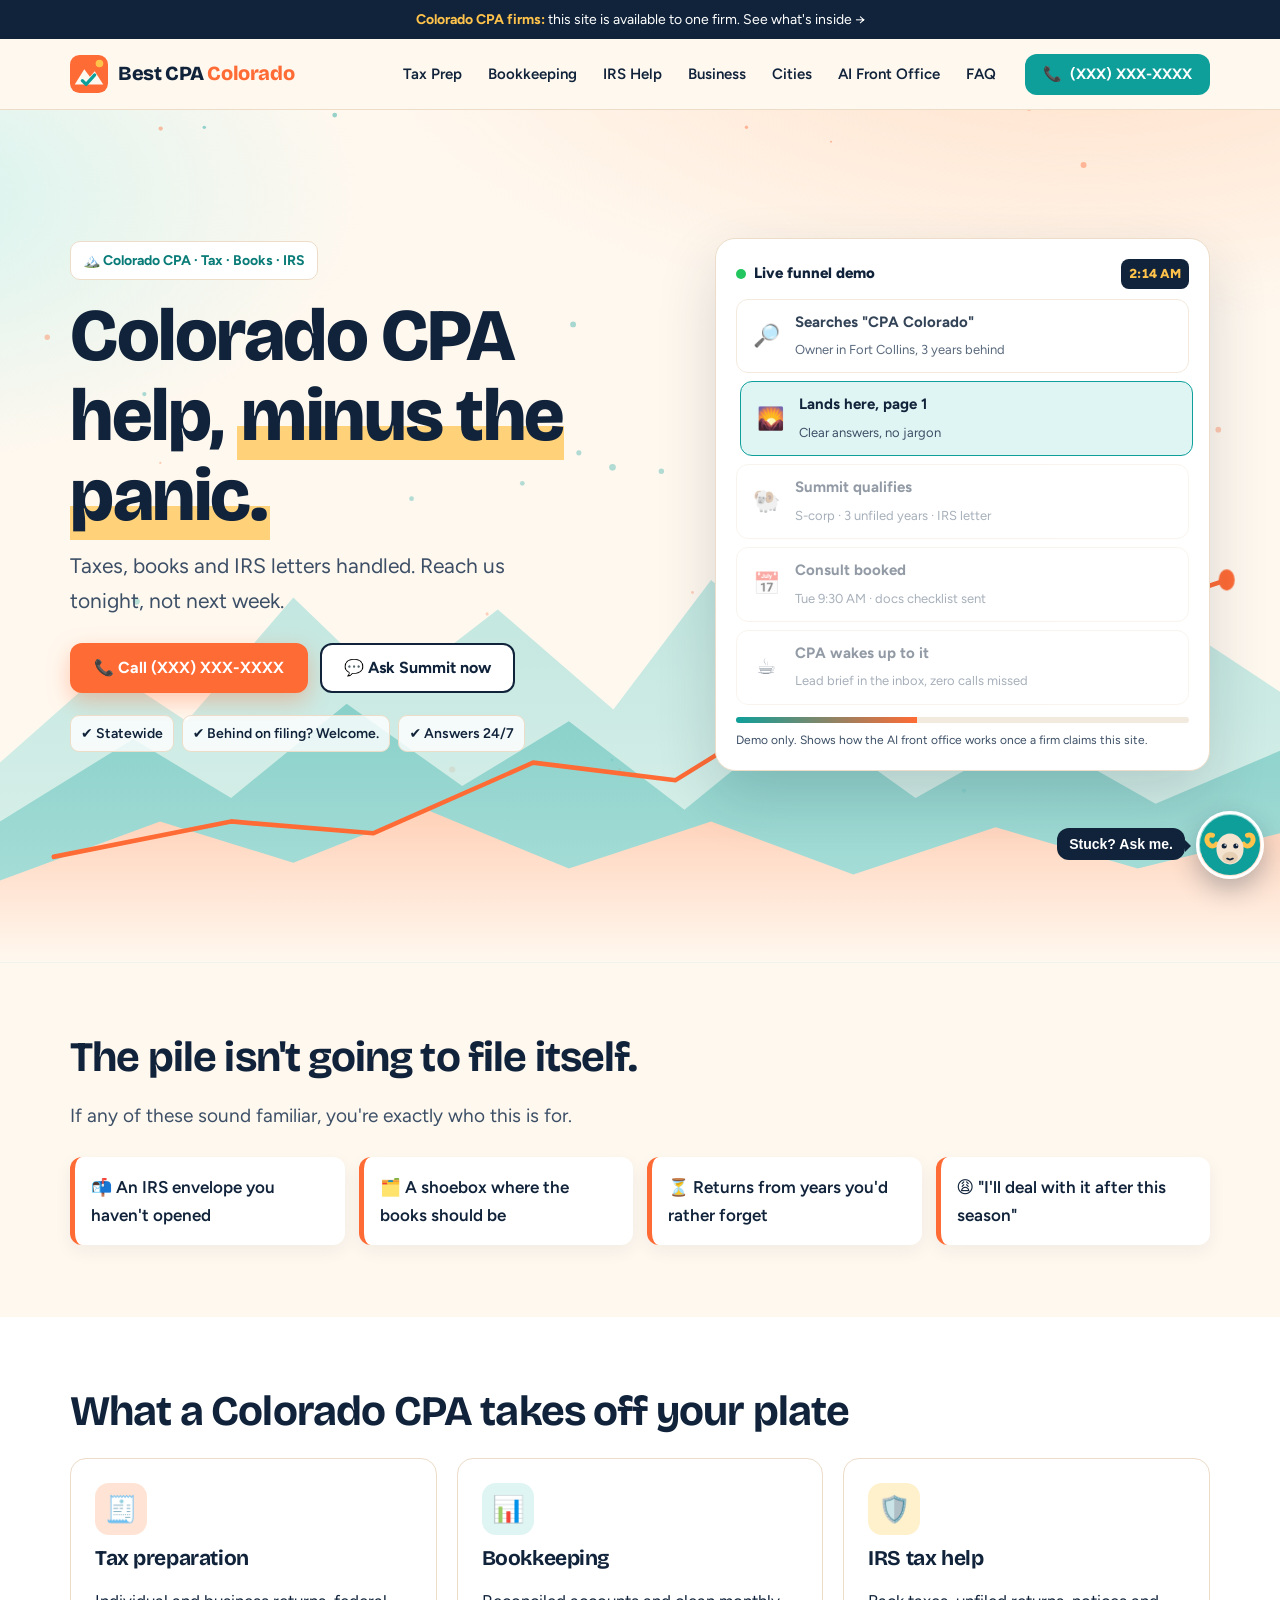
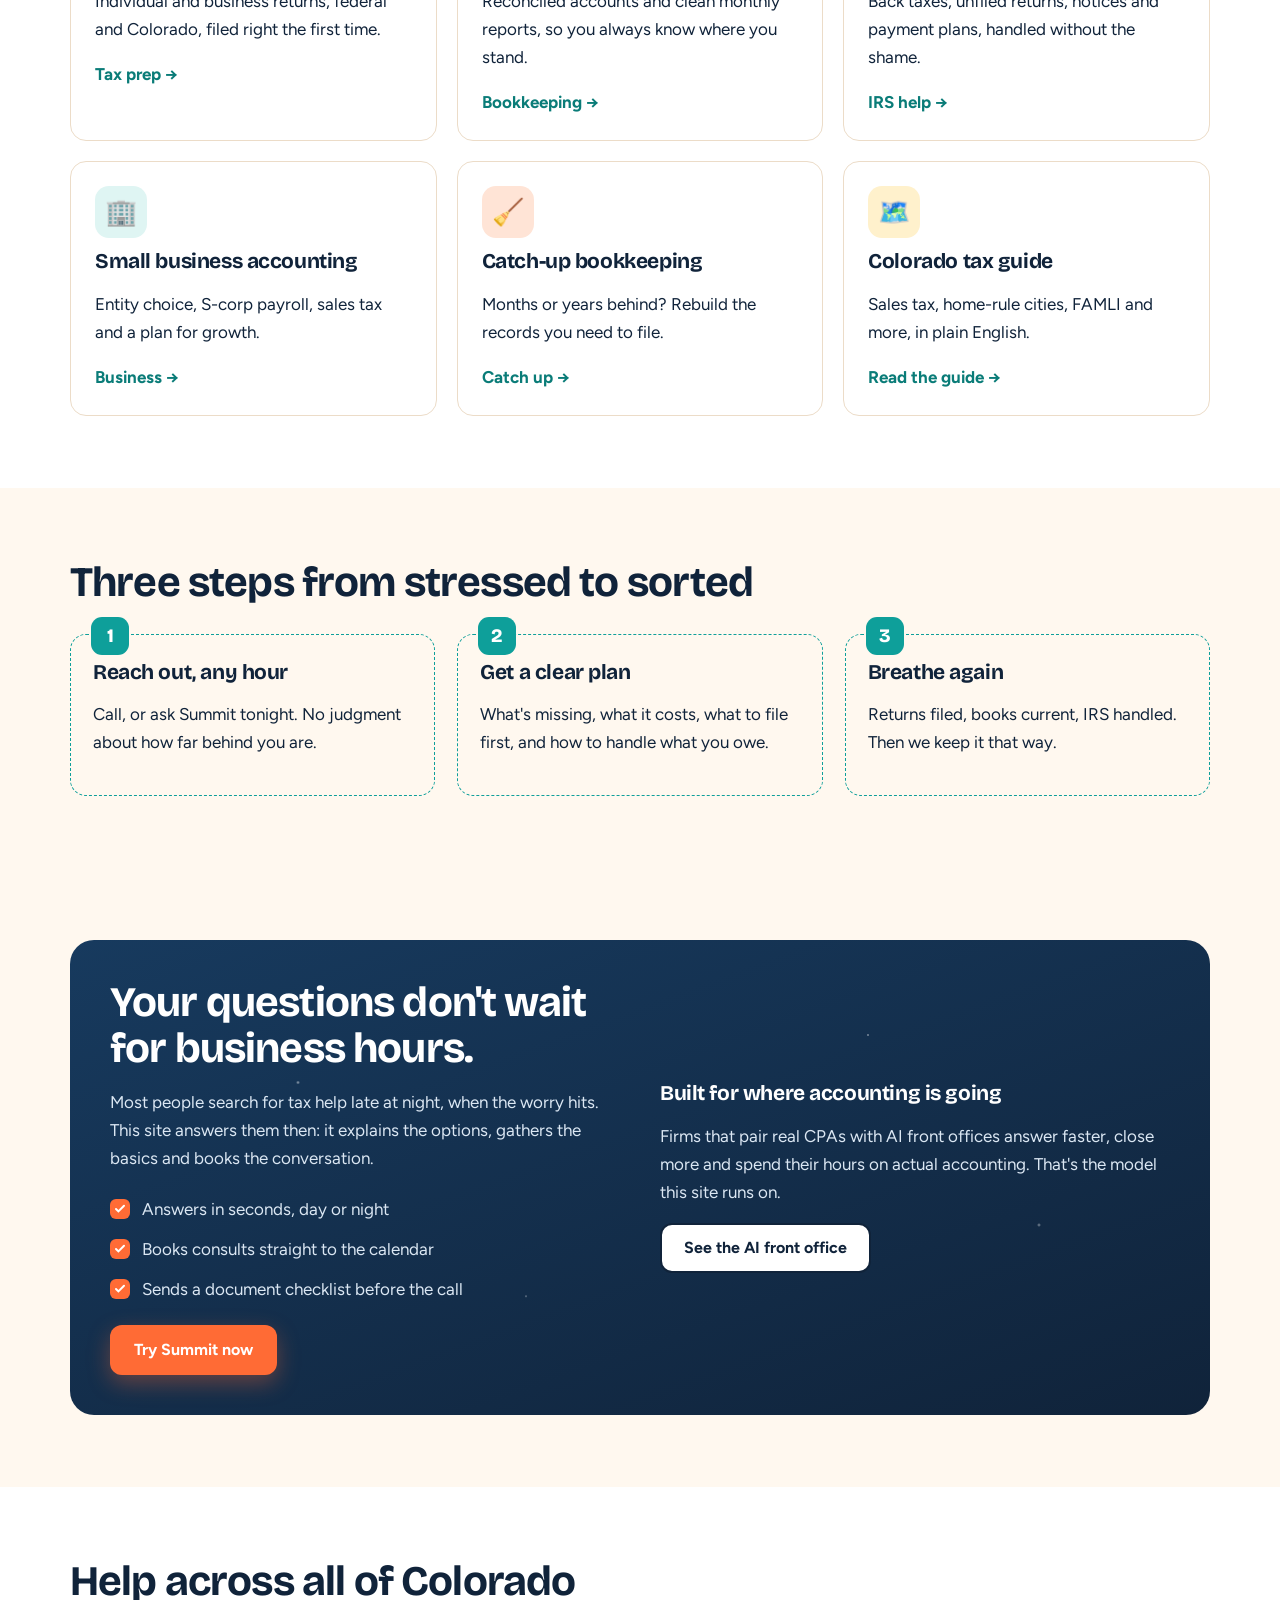
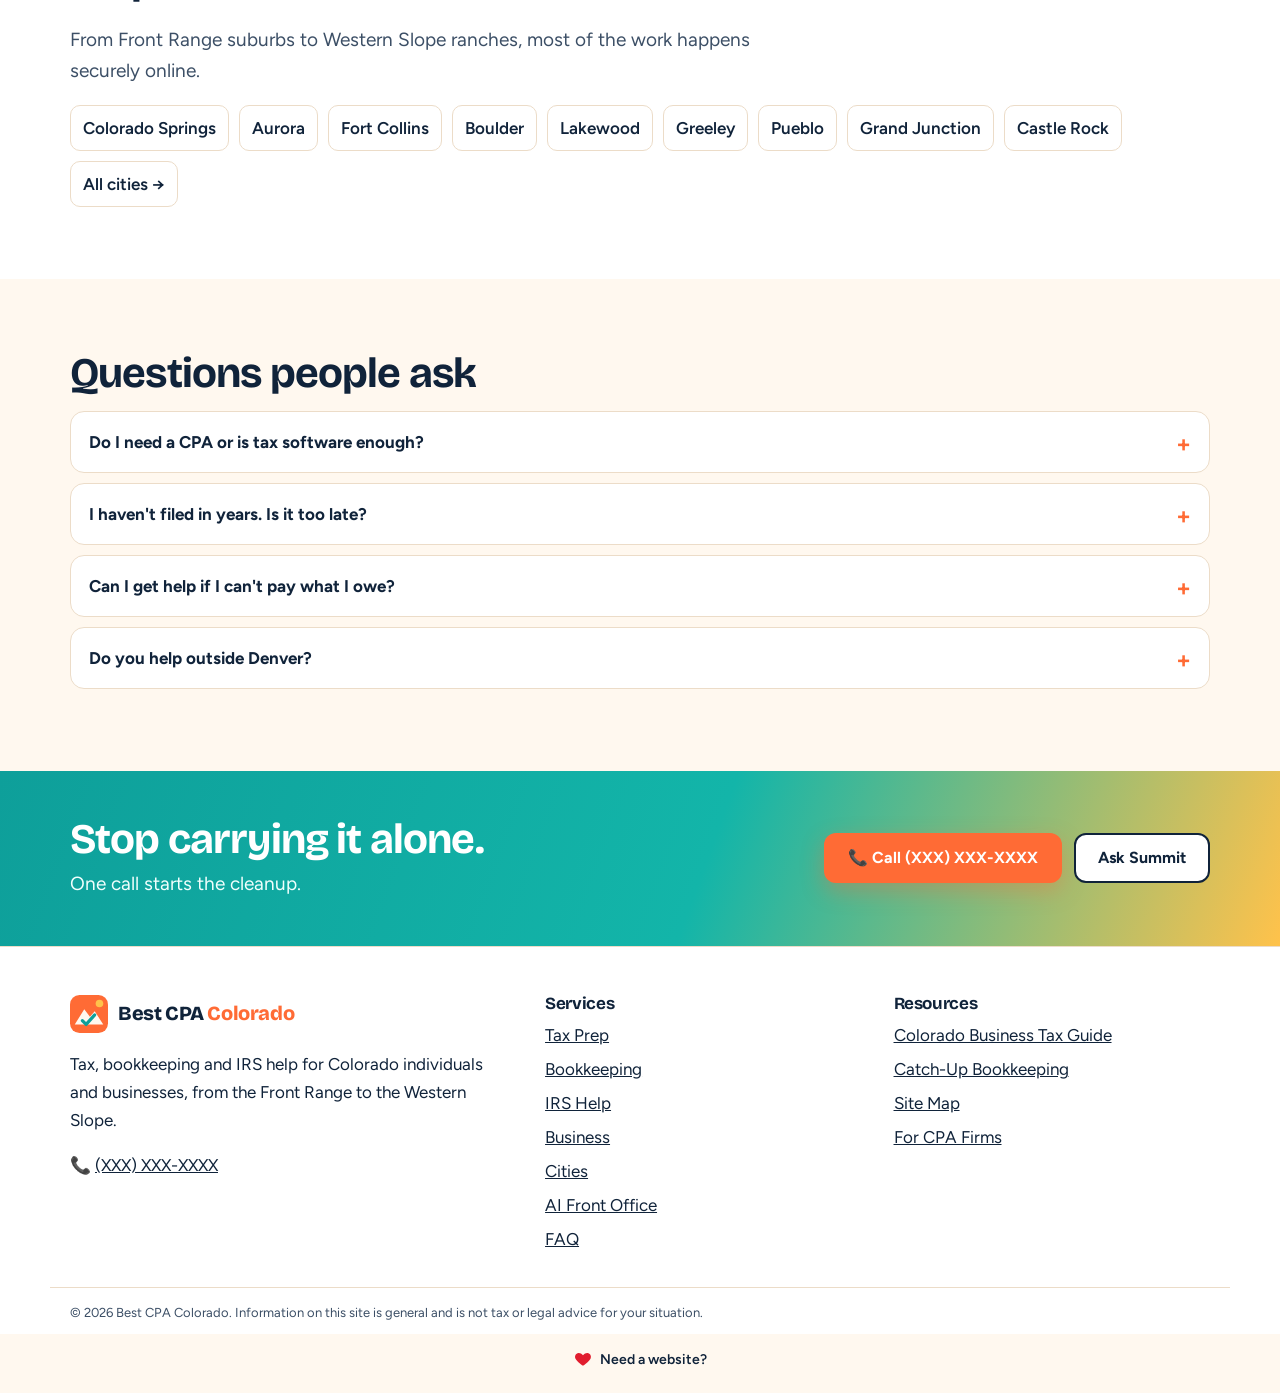
<file: index.html>
<!doctype html><html lang="en"><head><meta charset="utf-8"><script>document.documentElement.className+=' js'</script>
<meta name="viewport" content="width=device-width,initial-scale=1">
<title>CPA Colorado | Tax, Bookkeeping &amp; IRS Help Statewide | Best CPA Colorado</title>
<meta name="description" content="Colorado CPA help for taxes, bookkeeping, back taxes and IRS letters. Statewide, fast to reach, and built for business owners who are tired of the stress.">
<link rel="canonical" href="https://www.bestcpacolorado.com/">
<meta name="robots" content="index,follow,max-image-preview:large">
<meta property="og:type" content="website"><meta property="og:site_name" content="Best CPA Colorado"><meta property="og:title" content="CPA Colorado | Tax, Bookkeeping &amp; IRS Help Statewide | Best CPA Colorado"><meta property="og:description" content="Colorado CPA help for taxes, bookkeeping, back taxes and IRS letters. Statewide, fast to reach, and built for business owners who are tired of the stress."><meta property="og:url" content="https://www.bestcpacolorado.com/"><meta property="og:image" content="https://www.bestcpacolorado.com/assets/og.png">
<meta name="twitter:card" content="summary_large_image">
<meta name="theme-color" content="#FF6B35">
<link rel="icon" href="/favicon.svg" type="image/svg+xml"><link rel="icon" href="/favicon-32.png" sizes="32x32"><link rel="apple-touch-icon" href="/apple-touch-icon.png">
<link rel="preconnect" href="https://fonts.googleapis.com"><link rel="preconnect" href="https://fonts.gstatic.com" crossorigin>
<link href="https://fonts.googleapis.com/css2?family=Bricolage+Grotesque:opsz,wght@12..96,700;12..96,800&family=Figtree:wght@400;600;700&display=swap" rel="stylesheet">
<link rel="stylesheet" href="/assets/style.css">
<script type="application/ld+json">{"@context": "https://schema.org", "@graph": [{"@type": "AccountingService", "@id": "https://www.bestcpacolorado.com/#org", "name": "Best CPA Colorado", "url": "https://www.bestcpacolorado.com/", "logo": "https://www.bestcpacolorado.com/assets/icon-512.png", "image": "https://www.bestcpacolorado.com/assets/og.png", "areaServed": {"@type": "State", "name": "Colorado"}, "description": "Colorado CPA, tax preparation, bookkeeping and IRS tax resolution help for individuals and businesses statewide.", "knowsAbout": ["Colorado tax preparation", "Bookkeeping", "IRS tax resolution", "Small business accounting", "Colorado sales tax"]}, {"@type": "WebSite", "@id": "https://www.bestcpacolorado.com/#site", "url": "https://www.bestcpacolorado.com/", "name": "Best CPA Colorado", "publisher": {"@id": "https://www.bestcpacolorado.com/#org"}, "inLanguage": "en-US"}, {"@type": "WebPage", "@id": "https://www.bestcpacolorado.com/#page", "url": "https://www.bestcpacolorado.com/", "name": "CPA Colorado | Tax, Bookkeeping & IRS Help Statewide | Best CPA Colorado", "description": "Colorado CPA help for taxes, bookkeeping, back taxes and IRS letters. Statewide, fast to reach, and built for business owners who are tired of the stress.", "isPartOf": {"@id": "https://www.bestcpacolorado.com/#site"}, "about": {"@id": "https://www.bestcpacolorado.com/#org"}, "dateModified": "2026-11-05", "inLanguage": "en-US", "speakable": {"@type": "SpeakableSpecification", "cssSelector": [".speak-1", ".speak-2"]}}, {"@type": "FAQPage", "@id": "https://www.bestcpacolorado.com/#faq", "mainEntity": [{"@type": "Question", "name": "Do I need a CPA or is tax software enough?", "acceptedAnswer": {"@type": "Answer", "text": "Software works for simple returns. Once you own a business, rent property, get an IRS letter or fall behind, a CPA usually saves more than they cost and keeps you out of trouble."}}, {"@type": "Question", "name": "I haven't filed in years. Is it too late?", "acceptedAnswer": {"@type": "Answer", "text": "No. File the missing returns, starting with the most recent ones the IRS expects. Filing stops the biggest penalty from growing even if you can't pay right away."}}, {"@type": "Question", "name": "Can I get help if I can't pay what I owe?", "acceptedAnswer": {"@type": "Answer", "text": "Yes. The IRS and the Colorado Department of Revenue both offer payment plans, and penalties can sometimes be reduced. Getting current on filing comes first."}}, {"@type": "Question", "name": "Do you help outside Denver?", "acceptedAnswer": {"@type": "Answer", "text": "Yes, statewide: Colorado Springs, Fort Collins, Boulder, Grand Junction, Pueblo, the mountain towns and everywhere in between. Most of the work happens securely online."}}]}]}</script>
</head><body><div class="claim-strip"><a href="/claim-this-site/"><b>Colorado CPA firms:</b> this site is available to one firm. See what's inside →</a></div>
<header class="site-header" id="top">
  <div class="wrap hdr">
    <a class="brand" href="/" aria-label="Best CPA Colorado home"><svg class="logo-mark" viewBox="0 0 40 40" aria-hidden="true"><rect width="40" height="40" rx="10" fill="#FF6B35"/><path d="M5 31 L15 15 L21 23 L26 17 L35 31 Z" fill="#FFF8EF"/><path d="M13 27 l4 4 l9 -10" stroke="#0E9F9A" stroke-width="3.4" fill="none" stroke-linecap="round" stroke-linejoin="round"/><circle cx="31" cy="9" r="4" fill="#FFC24B"/></svg><span>Best CPA <em>Colorado</em></span></a>
    <nav class="main-nav" id="mainnav" aria-label="Main"><a href="/tax-preparation/">Tax Prep</a><a href="/bookkeeping-services/">Bookkeeping</a><a href="/irs-tax-resolution/">IRS Help</a><a href="/small-business-accounting/">Business</a><a href="/colorado-cities/">Cities</a><a href="/ai-automation/">AI Front Office</a><a href="/faq/">FAQ</a></nav>
    <a class="btn btn-call hdr-call" href="tel:+1XXXXXXXXXX">📞 <span>(XXX) XXX-XXXX</span></a>
    <button class="burger" aria-label="Open menu" aria-expanded="false" aria-controls="mainnav"><span></span><span></span><span></span></button>
  </div>
</header><main>
<section class="hero"><canvas aria-hidden="true"></canvas><svg class="ridges" viewBox="0 0 1440 420" preserveAspectRatio="none" aria-hidden="true">
<defs><linearGradient id="rg1" x1="0" y1="0" x2="0" y2="1"><stop offset="0" stop-color="#8fd8d3"/><stop offset="1" stop-color="#c7eeea"/></linearGradient>
<linearGradient id="rg2" x1="0" y1="0" x2="0" y2="1"><stop offset="0" stop-color="#0E9F9A"/><stop offset="1" stop-color="#5cc6bf"/></linearGradient>
<linearGradient id="rg3" x1="0" y1="0" x2="0" y2="1"><stop offset="0" stop-color="#ffd1b8"/><stop offset="1" stop-color="#FFF8EF"/></linearGradient></defs>
<g class="r r1"><path fill="url(#rg1)" opacity=".55" d="M0 250 L120 170 L210 215 L330 110 L440 190 L560 120 L690 205 L800 95 L930 180 L1050 130 L1170 200 L1300 120 L1440 190 L1440 420 L0 420Z"/></g>
<g class="r r2"><path fill="url(#rg2)" opacity=".35" d="M0 300 L150 230 L260 280 L390 200 L520 270 L640 215 L770 290 L900 210 L1030 280 L1160 225 L1300 285 L1440 240 L1440 420 L0 420Z"/></g>
<g class="r r3"><path fill="url(#rg3)" d="M0 350 L180 300 L330 335 L480 290 L640 340 L800 300 L960 345 L1120 305 L1280 340 L1440 310 L1440 420 L0 420Z"/></g>
<polyline class="growth" fill="none" stroke="#FF6B35" stroke-width="4" stroke-linecap="round" stroke-linejoin="round" points="60,330 260,300 420,310 600,250 760,265 920,190 1080,205 1240,130 1380,95"/>
<circle class="growth-dot" cx="1380" cy="95" r="9" fill="#FF6B35"/>
</svg>
<div class="wrap hero-grid">
 <div>
  <span class="eyebrow">🏔️ Colorado CPA · Tax · Books · IRS</span>
  <h1 class="speak-1">Colorado CPA help, <span class="hl">minus the panic.</span></h1>
  <p class="sub speak-2">Taxes, books and IRS letters handled. Reach us tonight, not next week.</p>
  <div class="hero-ctas"><a class="btn btn-sun" href="tel:+1XXXXXXXXXX">📞 Call (XXX) XXX-XXXX</a><button class="btn btn-ghost" data-open-bot>💬 Ask Summit now</button></div>
  <ul class="chips"><li>✔ Statewide</li><li>✔ Behind on filing? Welcome.</li><li>✔ Answers 24/7</li></ul>
 </div>
 <div class="funnel" aria-label="Animated demo of an after-hours lead funnel">
  <div class="funnel-head"><span class="live-dot"></span> Live funnel demo <span class="clock" data-clock>2:14 AM</span></div>
  <ol class="funnel-steps">
    <li data-step="0"><span class="fi">🔎</span><div><b>Searches "CPA Colorado"</b><small>Owner in Fort Collins, 3 years behind</small></div></li>
    <li data-step="1"><span class="fi">🌄</span><div><b>Lands here, page 1</b><small>Clear answers, no jargon</small></div></li>
    <li data-step="2"><span class="fi">🐏</span><div><b>Summit qualifies</b><small>S-corp · 3 unfiled years · IRS letter</small></div></li>
    <li data-step="3"><span class="fi">📅</span><div><b>Consult booked</b><small>Tue 9:30 AM · docs checklist sent</small></div></li>
    <li data-step="4"><span class="fi">☕</span><div><b>CPA wakes up to it</b><small>Lead brief in the inbox, zero calls missed</small></div></li>
  </ol>
  <div class="funnel-bar"><span></span></div>
  <p class="funnel-note">Demo only. Shows how the AI front office works once a firm claims this site.</p>
</div>
</div></section>

<section><div class="wrap">
 <h2 class="reveal">The pile isn't going to file itself.</h2>
 <p class="lead reveal">If any of these sound familiar, you're exactly who this is for.</p>
 <div class="pain reveal"><div>📬 An IRS envelope you haven't opened</div><div>🗂️ A shoebox where the books should be</div><div>⏳ Returns from years you'd rather forget</div><div>😩 "I'll deal with it after this season"</div></div>
</div></section>

<section class="alt"><div class="wrap">
 <h2 class="reveal">What a Colorado CPA takes off your plate</h2>
 <div class="grid3" style="margin-top:24px">
  <div class="card reveal"><div class="ic s">🧾</div><h3>Tax preparation</h3><p>Individual and business returns, federal and Colorado, filed right the first time.</p><a class="more" href="/tax-preparation/">Tax prep →</a></div>
  <div class="card reveal"><div class="ic t">📊</div><h3>Bookkeeping</h3><p>Reconciled accounts and clean monthly reports, so you always know where you stand.</p><a class="more" href="/bookkeeping-services/">Bookkeeping →</a></div>
  <div class="card reveal"><div class="ic g">🛡️</div><h3>IRS tax help</h3><p>Back taxes, unfiled returns, notices and payment plans, handled without the shame.</p><a class="more" href="/irs-tax-resolution/">IRS help →</a></div>
  <div class="card reveal"><div class="ic t">🏢</div><h3>Small business accounting</h3><p>Entity choice, S-corp payroll, sales tax and a plan for growth.</p><a class="more" href="/small-business-accounting/">Business →</a></div>
  <div class="card reveal"><div class="ic s">🧹</div><h3>Catch-up bookkeeping</h3><p>Months or years behind? Rebuild the records you need to file.</p><a class="more" href="/catch-up-bookkeeping/">Catch up →</a></div>
  <div class="card reveal"><div class="ic g">🗺️</div><h3>Colorado tax guide</h3><p>Sales tax, home-rule cities, FAMLI and more, in plain English.</p><a class="more" href="/colorado-tax-guide/">Read the guide →</a></div>
 </div>
</div></section>

<section><div class="wrap">
 <h2 class="reveal">Three steps from stressed to sorted</h2>
 <div class="steps reveal">
  <div><h3>Reach out, any hour</h3><p>Call, or ask Summit tonight. No judgment about how far behind you are.</p></div>
  <div><h3>Get a clear plan</h3><p>What's missing, what it costs, what to file first, and how to handle what you owe.</p></div>
  <div><h3>Breathe again</h3><p>Returns filed, books current, IRS handled. Then we keep it that way.</p></div>
 </div>
</div></section>

<section><div class="wrap"><div class="night reveal"><div class="stars"></div>
 <div class="split" style="position:relative">
  <div><h2>Your questions don't wait for business hours.</h2><p>Most people search for tax help late at night, when the worry hits. This site answers them then: it explains the options, gathers the basics and books the conversation.</p>
  <ul class="tick"><li>Answers in seconds, day or night</li><li>Books consults straight to the calendar</li><li>Sends a document checklist before the call</li></ul>
  <button class="btn btn-sun" data-open-bot>Try Summit now</button></div>
  <div><h3>Built for where accounting is going</h3><p>Firms that pair real CPAs with AI front offices answer faster, close more and spend their hours on actual accounting. That's the model this site runs on.</p><a class="btn btn-ghost" href="/ai-automation/">See the AI front office</a></div>
 </div></div></div></section>

<section class="alt"><div class="wrap">
 <h2 class="reveal">Help across all of Colorado</h2>
 <p class="lead reveal">From Front Range suburbs to Western Slope ranches, most of the work happens securely online.</p>
 <div class="cities reveal"><a href="/colorado-cities/#colorado-springs">Colorado Springs</a><a href="/colorado-cities/#aurora">Aurora</a><a href="/colorado-cities/#fort-collins">Fort Collins</a><a href="/colorado-cities/#boulder">Boulder</a><a href="/colorado-cities/#lakewood">Lakewood</a><a href="/colorado-cities/#greeley">Greeley</a><a href="/colorado-cities/#pueblo">Pueblo</a><a href="/colorado-cities/#grand-junction">Grand Junction</a><a href="/colorado-cities/#castle-rock">Castle Rock</a><a href="/colorado-cities/">All cities →</a></div>
</div></section>

<section><div class="wrap faq"><h2>Questions people ask</h2><details><summary>Do I need a CPA or is tax software enough?</summary><p>Software works for simple returns. Once you own a business, rent property, get an IRS letter or fall behind, a CPA usually saves more than they cost and keeps you out of trouble.</p></details><details><summary>I haven't filed in years. Is it too late?</summary><p>No. File the missing returns, starting with the most recent ones the IRS expects. Filing stops the biggest penalty from growing even if you can't pay right away.</p></details><details><summary>Can I get help if I can't pay what I owe?</summary><p>Yes. The IRS and the Colorado Department of Revenue both offer payment plans, and penalties can sometimes be reduced. Getting current on filing comes first.</p></details><details><summary>Do you help outside Denver?</summary><p>Yes, statewide: Colorado Springs, Fort Collins, Boulder, Grand Junction, Pueblo, the mountain towns and everywhere in between. Most of the work happens securely online.</p></details></div></section>
</main><section class="cta-band"><div class="wrap cta-inner">
  <div><h2>Stop carrying it alone.</h2><p>One call starts the cleanup.</p></div>
  <div class="cta-btns"><a class="btn btn-sun" href="tel:+1XXXXXXXXXX">📞 Call (XXX) XXX-XXXX</a><button class="btn btn-ghost" data-open-bot>Ask Summit</button></div>
</div></section>
<footer class="site-footer"><div class="wrap ft">
  <div><a class="brand" href="/"><svg class="logo-mark" viewBox="0 0 40 40" aria-hidden="true"><rect width="40" height="40" rx="10" fill="#FF6B35"/><path d="M5 31 L15 15 L21 23 L26 17 L35 31 Z" fill="#FFF8EF"/><path d="M13 27 l4 4 l9 -10" stroke="#0E9F9A" stroke-width="3.4" fill="none" stroke-linecap="round" stroke-linejoin="round"/><circle cx="31" cy="9" r="4" fill="#FFC24B"/></svg><span>Best CPA <em>Colorado</em></span></a>
  <p>Tax, bookkeeping and IRS help for Colorado individuals and businesses, from the Front Range to the Western Slope.</p>
  <p class="ft-phone">📞 <a href="tel:+1XXXXXXXXXX">(XXX) XXX-XXXX</a></p></div>
  <div><h3>Services</h3><ul><li><a href="/tax-preparation/">Tax Prep</a></li><li><a href="/bookkeeping-services/">Bookkeeping</a></li><li><a href="/irs-tax-resolution/">IRS Help</a></li><li><a href="/small-business-accounting/">Business</a></li><li><a href="/colorado-cities/">Cities</a></li><li><a href="/ai-automation/">AI Front Office</a></li><li><a href="/faq/">FAQ</a></li></ul></div>
  <div><h3>Resources</h3><ul><li><a href="/colorado-tax-guide/">Colorado Business Tax Guide</a></li><li><a href="/catch-up-bookkeeping/">Catch-Up Bookkeeping</a></li><li><a href="/sitemap/">Site Map</a></li><li><a href="/claim-this-site/">For CPA Firms</a></li></ul></div>
</div><p class="wrap fine">© 2026 Best CPA Colorado. Information on this site is general and is not tax or legal advice for your situation.</p></footer>
<div class="sig-heart"><svg viewBox="0 0 24 24" aria-hidden="true"><path fill="#e11d2e" d="M12 21s-7.5-4.6-10-9.3C.4 8.4 2.3 4.5 6 4.1c2.2-.2 4 .9 6 3 2-2.1 3.8-3.2 6-3 3.7.4 5.6 4.3 4 7.6C19.5 16.4 12 21 12 21z"/></svg><a href="https://eyetoad.com/" rel="nofollow">Need a website?</a></div><script src="/assets/site.js" defer></script><script src="/assets/summit.js" defer></script></body></html>
</file>
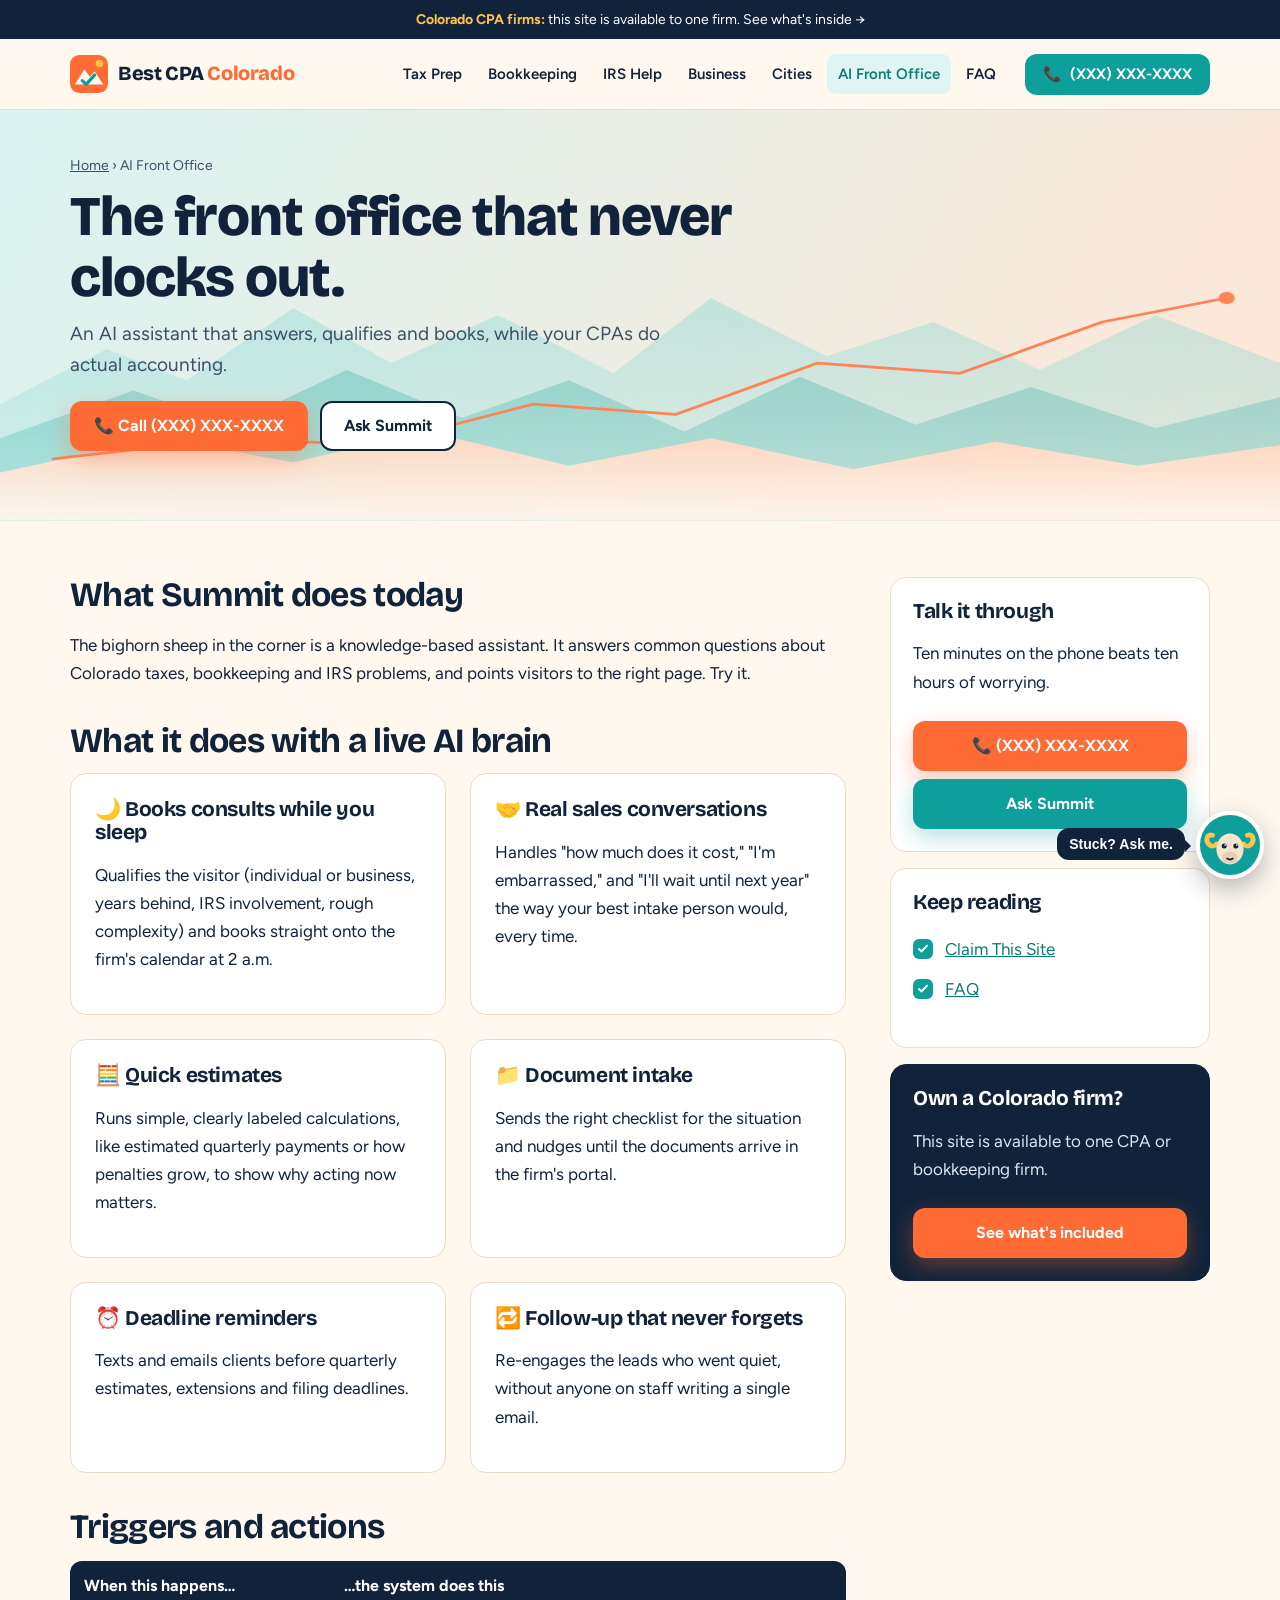
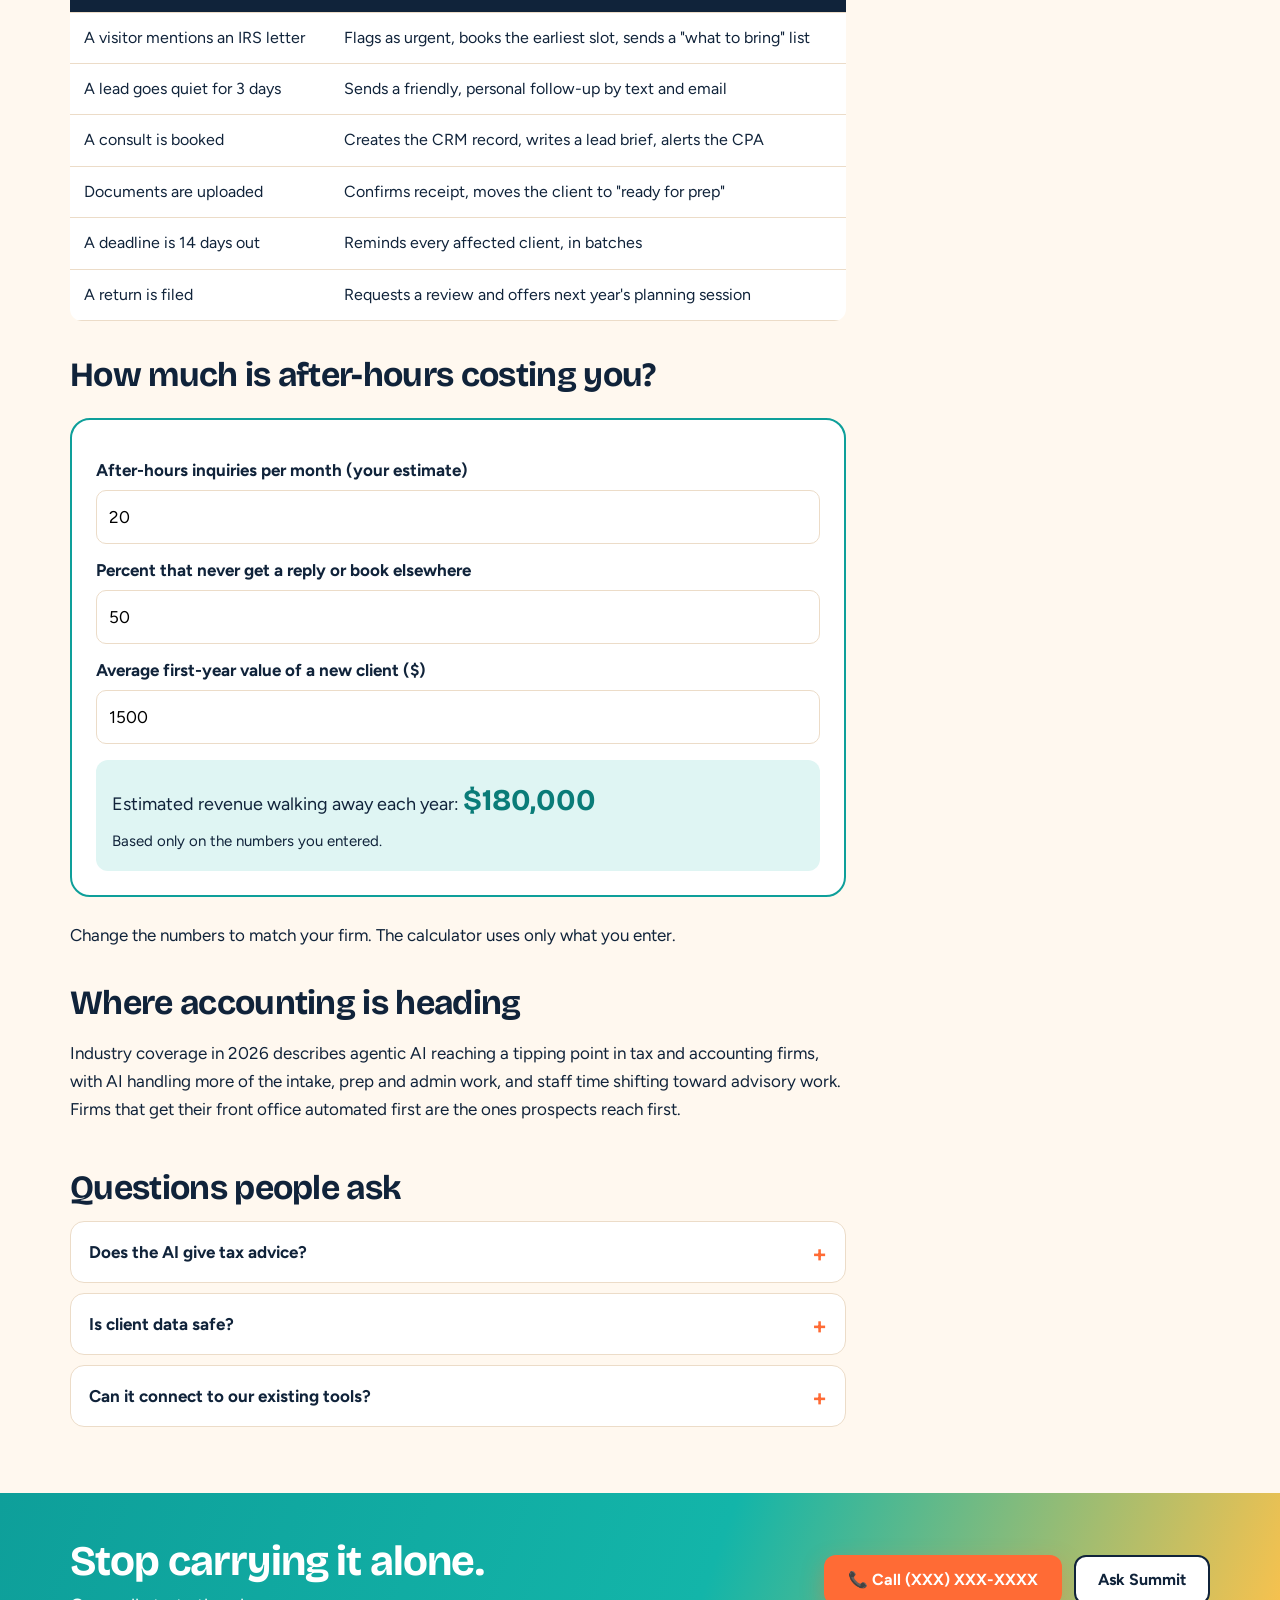
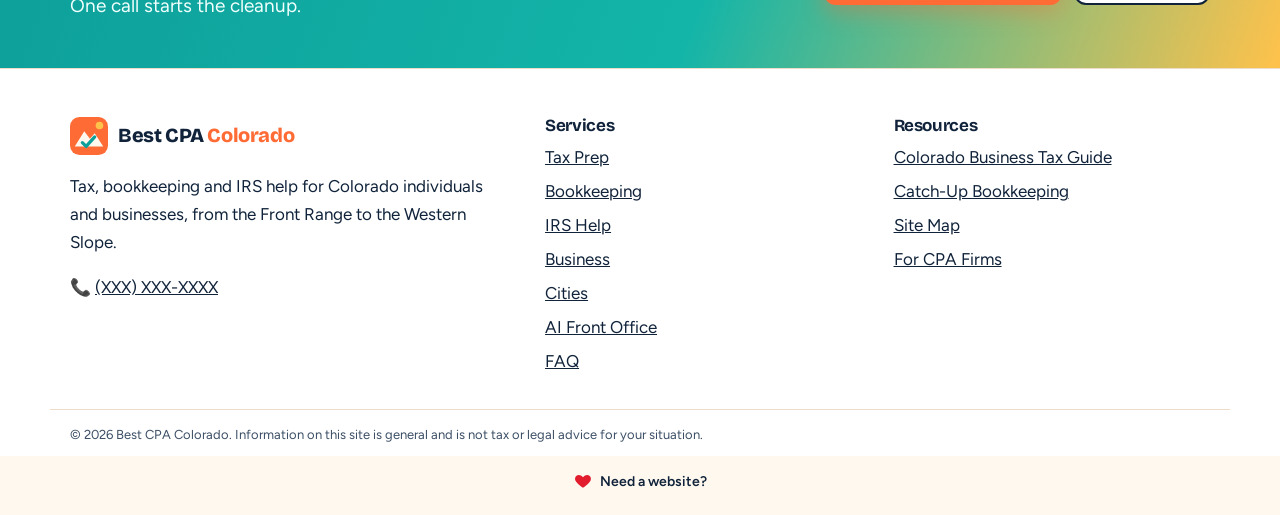
<file: ai-automation/index.html>
<!doctype html><html lang="en"><head><meta charset="utf-8"><script>document.documentElement.className+=' js'</script>
<meta name="viewport" content="width=device-width,initial-scale=1">
<title>AI for CPA Firms in Colorado | 24/7 Lead Capture &amp; Booking | Best CPA Colorado</title>
<meta name="description" content="The AI front office built into this site: a 24/7 assistant that qualifies tax leads, books consults, sends document checklists and triggers firm workflows.">
<link rel="canonical" href="https://www.bestcpacolorado.com/ai-automation/">
<meta name="robots" content="index,follow,max-image-preview:large">
<meta property="og:type" content="website"><meta property="og:site_name" content="Best CPA Colorado"><meta property="og:title" content="AI for CPA Firms in Colorado | 24/7 Lead Capture &amp; Booking | Best CPA Colorado"><meta property="og:description" content="The AI front office built into this site: a 24/7 assistant that qualifies tax leads, books consults, sends document checklists and triggers firm workflows."><meta property="og:url" content="https://www.bestcpacolorado.com/ai-automation/"><meta property="og:image" content="https://www.bestcpacolorado.com/assets/og.png">
<meta name="twitter:card" content="summary_large_image">
<meta name="theme-color" content="#FF6B35">
<link rel="icon" href="/favicon.svg" type="image/svg+xml"><link rel="icon" href="/favicon-32.png" sizes="32x32"><link rel="apple-touch-icon" href="/apple-touch-icon.png">
<link rel="preconnect" href="https://fonts.googleapis.com"><link rel="preconnect" href="https://fonts.gstatic.com" crossorigin>
<link href="https://fonts.googleapis.com/css2?family=Bricolage+Grotesque:opsz,wght@12..96,700;12..96,800&family=Figtree:wght@400;600;700&display=swap" rel="stylesheet">
<link rel="stylesheet" href="/assets/style.css">
<script type="application/ld+json">{"@context": "https://schema.org", "@graph": [{"@type": "AccountingService", "@id": "https://www.bestcpacolorado.com/#org", "name": "Best CPA Colorado", "url": "https://www.bestcpacolorado.com/", "logo": "https://www.bestcpacolorado.com/assets/icon-512.png", "image": "https://www.bestcpacolorado.com/assets/og.png", "areaServed": {"@type": "State", "name": "Colorado"}, "description": "Colorado CPA, tax preparation, bookkeeping and IRS tax resolution help for individuals and businesses statewide.", "knowsAbout": ["Colorado tax preparation", "Bookkeeping", "IRS tax resolution", "Small business accounting", "Colorado sales tax"]}, {"@type": "WebSite", "@id": "https://www.bestcpacolorado.com/#site", "url": "https://www.bestcpacolorado.com/", "name": "Best CPA Colorado", "publisher": {"@id": "https://www.bestcpacolorado.com/#org"}, "inLanguage": "en-US"}, {"@type": "WebPage", "@id": "https://www.bestcpacolorado.com/ai-automation/#page", "url": "https://www.bestcpacolorado.com/ai-automation/", "name": "AI for CPA Firms in Colorado | 24/7 Lead Capture & Booking | Best CPA Colorado", "description": "The AI front office built into this site: a 24/7 assistant that qualifies tax leads, books consults, sends document checklists and triggers firm workflows.", "isPartOf": {"@id": "https://www.bestcpacolorado.com/#site"}, "about": {"@id": "https://www.bestcpacolorado.com/#org"}, "dateModified": "2026-11-05", "inLanguage": "en-US", "speakable": {"@type": "SpeakableSpecification", "cssSelector": [".speak-1", ".speak-2"]}, "breadcrumb": {"@id": "https://www.bestcpacolorado.com/ai-automation/#crumbs"}}, {"@type": "BreadcrumbList", "@id": "https://www.bestcpacolorado.com/ai-automation/#crumbs", "itemListElement": [{"@type": "ListItem", "position": 1, "name": "Home", "item": "https://www.bestcpacolorado.com/"}, {"@type": "ListItem", "position": 2, "name": "AI Front Office", "item": "https://www.bestcpacolorado.com/ai-automation/"}]}, {"@type": "FAQPage", "@id": "https://www.bestcpacolorado.com/ai-automation/#faq", "mainEntity": [{"@type": "Question", "name": "Does the AI give tax advice?", "acceptedAnswer": {"@type": "Answer", "text": "No. It answers general questions from an approved knowledge base, qualifies the lead and books time with a licensed professional. Advice stays with the CPA."}}, {"@type": "Question", "name": "Is client data safe?", "acceptedAnswer": {"@type": "Answer", "text": "A live setup keeps intake to the minimum needed to book, sends sensitive documents through the firm's secure portal, and follows the firm's data and confidentiality policies."}}, {"@type": "Question", "name": "Can it connect to our existing tools?", "acceptedAnswer": {"@type": "Answer", "text": "Yes. Typical connections include the firm's calendar, CRM or practice management system, email and client portal, using triggers and actions."}}]}]}</script>
</head><body><div class="claim-strip"><a href="/claim-this-site/"><b>Colorado CPA firms:</b> this site is available to one firm. See what's inside →</a></div>
<header class="site-header" id="top">
  <div class="wrap hdr">
    <a class="brand" href="/" aria-label="Best CPA Colorado home"><svg class="logo-mark" viewBox="0 0 40 40" aria-hidden="true"><rect width="40" height="40" rx="10" fill="#FF6B35"/><path d="M5 31 L15 15 L21 23 L26 17 L35 31 Z" fill="#FFF8EF"/><path d="M13 27 l4 4 l9 -10" stroke="#0E9F9A" stroke-width="3.4" fill="none" stroke-linecap="round" stroke-linejoin="round"/><circle cx="31" cy="9" r="4" fill="#FFC24B"/></svg><span>Best CPA <em>Colorado</em></span></a>
    <nav class="main-nav" id="mainnav" aria-label="Main"><a href="/tax-preparation/">Tax Prep</a><a href="/bookkeeping-services/">Bookkeeping</a><a href="/irs-tax-resolution/">IRS Help</a><a href="/small-business-accounting/">Business</a><a href="/colorado-cities/">Cities</a><a href="/ai-automation/" aria-current="page">AI Front Office</a><a href="/faq/">FAQ</a></nav>
    <a class="btn btn-call hdr-call" href="tel:+1XXXXXXXXXX">📞 <span>(XXX) XXX-XXXX</span></a>
    <button class="burger" aria-label="Open menu" aria-expanded="false" aria-controls="mainnav"><span></span><span></span><span></span></button>
  </div>
</header><main><section class="page-hero"><svg class="ridges" viewBox="0 0 1440 420" preserveAspectRatio="none" aria-hidden="true">
<defs><linearGradient id="rg1" x1="0" y1="0" x2="0" y2="1"><stop offset="0" stop-color="#8fd8d3"/><stop offset="1" stop-color="#c7eeea"/></linearGradient>
<linearGradient id="rg2" x1="0" y1="0" x2="0" y2="1"><stop offset="0" stop-color="#0E9F9A"/><stop offset="1" stop-color="#5cc6bf"/></linearGradient>
<linearGradient id="rg3" x1="0" y1="0" x2="0" y2="1"><stop offset="0" stop-color="#ffd1b8"/><stop offset="1" stop-color="#FFF8EF"/></linearGradient></defs>
<g class="r r1"><path fill="url(#rg1)" opacity=".55" d="M0 250 L120 170 L210 215 L330 110 L440 190 L560 120 L690 205 L800 95 L930 180 L1050 130 L1170 200 L1300 120 L1440 190 L1440 420 L0 420Z"/></g>
<g class="r r2"><path fill="url(#rg2)" opacity=".35" d="M0 300 L150 230 L260 280 L390 200 L520 270 L640 215 L770 290 L900 210 L1030 280 L1160 225 L1300 285 L1440 240 L1440 420 L0 420Z"/></g>
<g class="r r3"><path fill="url(#rg3)" d="M0 350 L180 300 L330 335 L480 290 L640 340 L800 300 L960 345 L1120 305 L1280 340 L1440 310 L1440 420 L0 420Z"/></g>
<polyline class="growth" fill="none" stroke="#FF6B35" stroke-width="4" stroke-linecap="round" stroke-linejoin="round" points="60,330 260,300 420,310 600,250 760,265 920,190 1080,205 1240,130 1380,95"/>
<circle class="growth-dot" cx="1380" cy="95" r="9" fill="#FF6B35"/>
</svg><div class="wrap"><nav class="crumbs" aria-label="Breadcrumb"><a href="/">Home</a> › <span>AI Front Office</span></nav><h1 class="speak-1">The front office that never clocks out.</h1><p class="sub speak-2">An AI assistant that answers, qualifies and books, while your CPAs do actual accounting.</p>
<div class="hero-ctas"><a class="btn btn-sun" href="tel:+1XXXXXXXXXX">📞 Call (XXX) XXX-XXXX</a><button class="btn btn-ghost" data-open-bot>Ask Summit</button></div></div></section>
<div class="wrap article"><article>
<h2>What Summit does today</h2>
<p>The bighorn sheep in the corner is a knowledge-based assistant. It answers common questions about Colorado taxes, bookkeeping and IRS problems, and points visitors to the right page. Try it.</p>
<h2>What it does with a live AI brain</h2>
<div class="grid2">
<div class="card"><h3>🌙 Books consults while you sleep</h3><p>Qualifies the visitor (individual or business, years behind, IRS involvement, rough complexity) and books straight onto the firm's calendar at 2 a.m.</p></div>
<div class="card"><h3>🤝 Real sales conversations</h3><p>Handles "how much does it cost," "I'm embarrassed," and "I'll wait until next year" the way your best intake person would, every time.</p></div>
<div class="card"><h3>🧮 Quick estimates</h3><p>Runs simple, clearly labeled calculations, like estimated quarterly payments or how penalties grow, to show why acting now matters.</p></div>
<div class="card"><h3>📁 Document intake</h3><p>Sends the right checklist for the situation and nudges until the documents arrive in the firm's portal.</p></div>
<div class="card"><h3>⏰ Deadline reminders</h3><p>Texts and emails clients before quarterly estimates, extensions and filing deadlines.</p></div>
<div class="card"><h3>🔁 Follow-up that never forgets</h3><p>Re-engages the leads who went quiet, without anyone on staff writing a single email.</p></div>
</div>
<h2>Triggers and actions</h2>
<table class="t"><tr><th>When this happens…</th><th>…the system does this</th></tr>
<tr><td>A visitor mentions an IRS letter</td><td>Flags as urgent, books the earliest slot, sends a "what to bring" list</td></tr>
<tr><td>A lead goes quiet for 3 days</td><td>Sends a friendly, personal follow-up by text and email</td></tr>
<tr><td>A consult is booked</td><td>Creates the CRM record, writes a lead brief, alerts the CPA</td></tr>
<tr><td>Documents are uploaded</td><td>Confirms receipt, moves the client to "ready for prep"</td></tr>
<tr><td>A deadline is 14 days out</td><td>Reminds every affected client, in batches</td></tr>
<tr><td>A return is filed</td><td>Requests a review and offers next year's planning session</td></tr>
</table>
<h2>How much is after-hours costing you?</h2>
<div class="tool" id="leakcalc">
 <label for="inq">After-hours inquiries per month (your estimate)</label><input id="inq" name="inq" type="number" min="0" value="20">
 <label for="lost">Percent that never get a reply or book elsewhere</label><input id="lost" name="lost" type="number" min="0" max="100" value="50">
 <label for="val">Average first-year value of a new client ($)</label><input id="val" name="val" type="number" min="0" value="1500">
 <div class="out" aria-live="polite"></div>
</div>
<p>Change the numbers to match your firm. The calculator uses only what you enter.</p>
<h2>Where accounting is heading</h2>
<p>Industry coverage in 2026 describes agentic AI reaching a tipping point in tax and accounting firms, with AI handling more of the intake, prep and admin work, and staff time shifting toward advisory work. Firms that get their front office automated first are the ones prospects reach first.</p>
<section class="faq" style="padding:30px 0 0"><h2>Questions people ask</h2><details><summary>Does the AI give tax advice?</summary><p>No. It answers general questions from an approved knowledge base, qualifies the lead and books time with a licensed professional. Advice stays with the CPA.</p></details><details><summary>Is client data safe?</summary><p>A live setup keeps intake to the minimum needed to book, sends sensitive documents through the firm's secure portal, and follows the firm's data and confidentiality policies.</p></details><details><summary>Can it connect to our existing tools?</summary><p>Yes. Typical connections include the firm's calendar, CRM or practice management system, email and client portal, using triggers and actions.</p></details></section></article><aside class="rail"><div class="card"><h3>Talk it through</h3><p>Ten minutes on the phone beats ten hours of worrying.</p>
<a class="btn btn-sun" href="tel:+1XXXXXXXXXX">📞 (XXX) XXX-XXXX</a><button class="btn btn-teal" data-open-bot>Ask Summit</button></div>
<div class="card"><h3>Keep reading</h3><ul class="tick"><li><a href="/claim-this-site/">Claim This Site</a></li><li><a href="/faq/">FAQ</a></li></ul></div>
<div class="card" style="background:var(--ink);border-color:var(--ink)"><h3 style="color:#fff">Own a Colorado firm?</h3><p style="color:#dbe7f3">This site is available to one CPA or bookkeeping firm.</p><a class="btn btn-sun" href="/claim-this-site/">See what's included</a></div></aside></div></main><section class="cta-band"><div class="wrap cta-inner">
  <div><h2>Stop carrying it alone.</h2><p>One call starts the cleanup.</p></div>
  <div class="cta-btns"><a class="btn btn-sun" href="tel:+1XXXXXXXXXX">📞 Call (XXX) XXX-XXXX</a><button class="btn btn-ghost" data-open-bot>Ask Summit</button></div>
</div></section>
<footer class="site-footer"><div class="wrap ft">
  <div><a class="brand" href="/"><svg class="logo-mark" viewBox="0 0 40 40" aria-hidden="true"><rect width="40" height="40" rx="10" fill="#FF6B35"/><path d="M5 31 L15 15 L21 23 L26 17 L35 31 Z" fill="#FFF8EF"/><path d="M13 27 l4 4 l9 -10" stroke="#0E9F9A" stroke-width="3.4" fill="none" stroke-linecap="round" stroke-linejoin="round"/><circle cx="31" cy="9" r="4" fill="#FFC24B"/></svg><span>Best CPA <em>Colorado</em></span></a>
  <p>Tax, bookkeeping and IRS help for Colorado individuals and businesses, from the Front Range to the Western Slope.</p>
  <p class="ft-phone">📞 <a href="tel:+1XXXXXXXXXX">(XXX) XXX-XXXX</a></p></div>
  <div><h3>Services</h3><ul><li><a href="/tax-preparation/">Tax Prep</a></li><li><a href="/bookkeeping-services/">Bookkeeping</a></li><li><a href="/irs-tax-resolution/">IRS Help</a></li><li><a href="/small-business-accounting/">Business</a></li><li><a href="/colorado-cities/">Cities</a></li><li><a href="/ai-automation/">AI Front Office</a></li><li><a href="/faq/">FAQ</a></li></ul></div>
  <div><h3>Resources</h3><ul><li><a href="/colorado-tax-guide/">Colorado Business Tax Guide</a></li><li><a href="/catch-up-bookkeeping/">Catch-Up Bookkeeping</a></li><li><a href="/sitemap/">Site Map</a></li><li><a href="/claim-this-site/">For CPA Firms</a></li></ul></div>
</div><p class="wrap fine">© 2026 Best CPA Colorado. Information on this site is general and is not tax or legal advice for your situation.</p></footer>
<div class="sig-heart"><svg viewBox="0 0 24 24" aria-hidden="true"><path fill="#e11d2e" d="M12 21s-7.5-4.6-10-9.3C.4 8.4 2.3 4.5 6 4.1c2.2-.2 4 .9 6 3 2-2.1 3.8-3.2 6-3 3.7.4 5.6 4.3 4 7.6C19.5 16.4 12 21 12 21z"/></svg><a href="https://eyetoad.com/" rel="nofollow">Need a website?</a></div><script src="/assets/site.js" defer></script><script src="/assets/summit.js" defer></script></body></html>
</file>
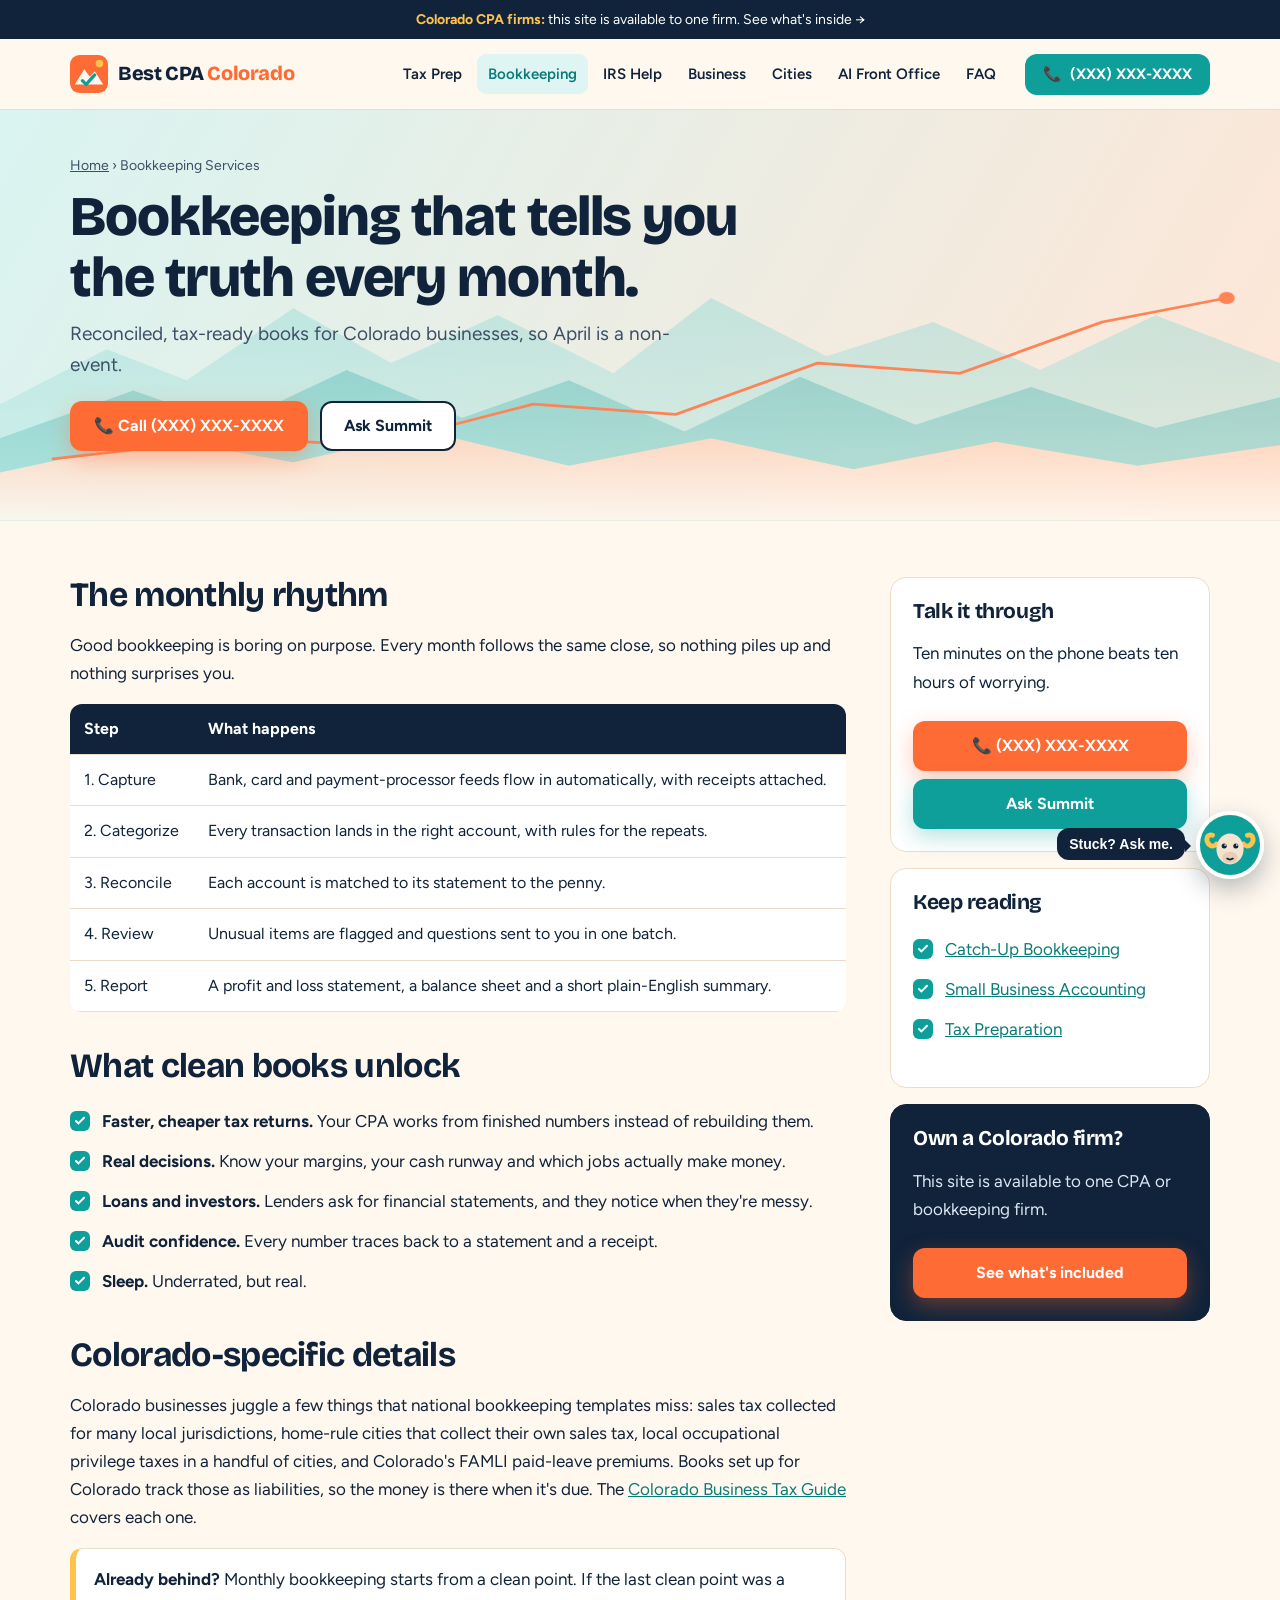
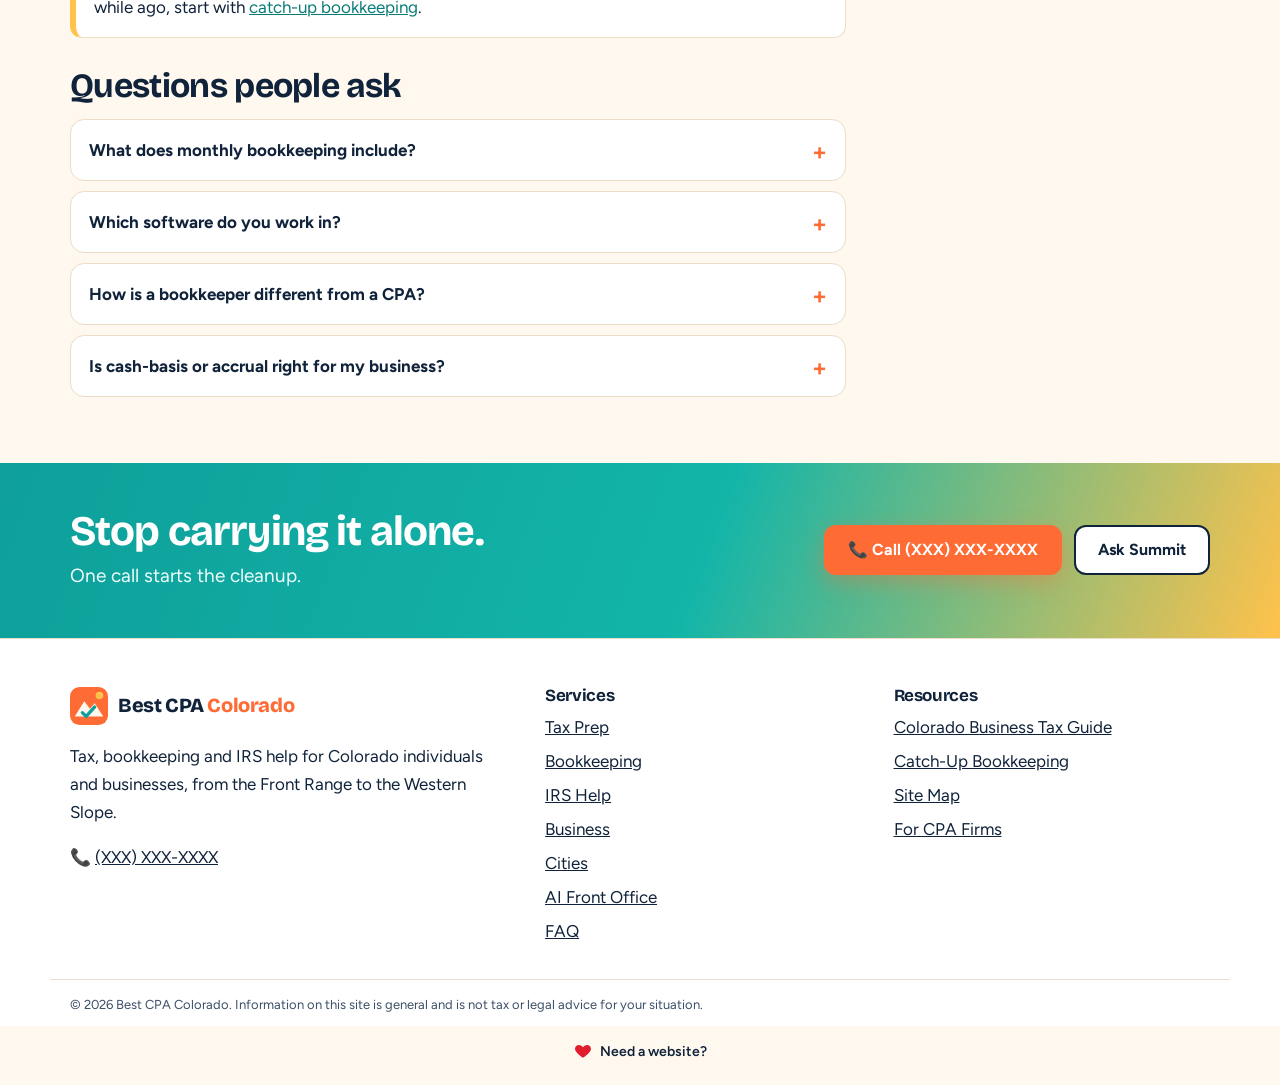
<file: bookkeeping-services/index.html>
<!doctype html><html lang="en"><head><meta charset="utf-8"><script>document.documentElement.className+=' js'</script>
<meta name="viewport" content="width=device-width,initial-scale=1">
<title>Bookkeeping Services Colorado | Monthly Books for Small Business | Best CPA Colorado</title>
<meta name="description" content="Monthly bookkeeping services for Colorado small businesses: reconciliations, clean financial statements and tax-ready books in QuickBooks, Xero and more.">
<link rel="canonical" href="https://www.bestcpacolorado.com/bookkeeping-services/">
<meta name="robots" content="index,follow,max-image-preview:large">
<meta property="og:type" content="website"><meta property="og:site_name" content="Best CPA Colorado"><meta property="og:title" content="Bookkeeping Services Colorado | Monthly Books for Small Business | Best CPA Colorado"><meta property="og:description" content="Monthly bookkeeping services for Colorado small businesses: reconciliations, clean financial statements and tax-ready books in QuickBooks, Xero and more."><meta property="og:url" content="https://www.bestcpacolorado.com/bookkeeping-services/"><meta property="og:image" content="https://www.bestcpacolorado.com/assets/og.png">
<meta name="twitter:card" content="summary_large_image">
<meta name="theme-color" content="#FF6B35">
<link rel="icon" href="/favicon.svg" type="image/svg+xml"><link rel="icon" href="/favicon-32.png" sizes="32x32"><link rel="apple-touch-icon" href="/apple-touch-icon.png">
<link rel="preconnect" href="https://fonts.googleapis.com"><link rel="preconnect" href="https://fonts.gstatic.com" crossorigin>
<link href="https://fonts.googleapis.com/css2?family=Bricolage+Grotesque:opsz,wght@12..96,700;12..96,800&family=Figtree:wght@400;600;700&display=swap" rel="stylesheet">
<link rel="stylesheet" href="/assets/style.css">
<script type="application/ld+json">{"@context": "https://schema.org", "@graph": [{"@type": "AccountingService", "@id": "https://www.bestcpacolorado.com/#org", "name": "Best CPA Colorado", "url": "https://www.bestcpacolorado.com/", "logo": "https://www.bestcpacolorado.com/assets/icon-512.png", "image": "https://www.bestcpacolorado.com/assets/og.png", "areaServed": {"@type": "State", "name": "Colorado"}, "description": "Colorado CPA, tax preparation, bookkeeping and IRS tax resolution help for individuals and businesses statewide.", "knowsAbout": ["Colorado tax preparation", "Bookkeeping", "IRS tax resolution", "Small business accounting", "Colorado sales tax"]}, {"@type": "WebSite", "@id": "https://www.bestcpacolorado.com/#site", "url": "https://www.bestcpacolorado.com/", "name": "Best CPA Colorado", "publisher": {"@id": "https://www.bestcpacolorado.com/#org"}, "inLanguage": "en-US"}, {"@type": "WebPage", "@id": "https://www.bestcpacolorado.com/bookkeeping-services/#page", "url": "https://www.bestcpacolorado.com/bookkeeping-services/", "name": "Bookkeeping Services Colorado | Monthly Books for Small Business | Best CPA Colorado", "description": "Monthly bookkeeping services for Colorado small businesses: reconciliations, clean financial statements and tax-ready books in QuickBooks, Xero and more.", "isPartOf": {"@id": "https://www.bestcpacolorado.com/#site"}, "about": {"@id": "https://www.bestcpacolorado.com/#org"}, "dateModified": "2026-11-05", "inLanguage": "en-US", "speakable": {"@type": "SpeakableSpecification", "cssSelector": [".speak-1", ".speak-2"]}, "breadcrumb": {"@id": "https://www.bestcpacolorado.com/bookkeeping-services/#crumbs"}}, {"@type": "BreadcrumbList", "@id": "https://www.bestcpacolorado.com/bookkeeping-services/#crumbs", "itemListElement": [{"@type": "ListItem", "position": 1, "name": "Home", "item": "https://www.bestcpacolorado.com/"}, {"@type": "ListItem", "position": 2, "name": "Bookkeeping Services", "item": "https://www.bestcpacolorado.com/bookkeeping-services/"}]}, {"@type": "Service", "@id": "https://www.bestcpacolorado.com/bookkeeping-services/#service", "name": "Bookkeeping services", "serviceType": "Bookkeeping services", "provider": {"@id": "https://www.bestcpacolorado.com/#org"}, "areaServed": {"@type": "State", "name": "Colorado"}, "url": "https://www.bestcpacolorado.com/bookkeeping-services/"}, {"@type": "FAQPage", "@id": "https://www.bestcpacolorado.com/bookkeeping-services/#faq", "mainEntity": [{"@type": "Question", "name": "What does monthly bookkeeping include?", "acceptedAnswer": {"@type": "Answer", "text": "Categorizing every transaction, reconciling bank and credit card accounts to the statements, and delivering a profit and loss statement and balance sheet each month."}}, {"@type": "Question", "name": "Which software do you work in?", "acceptedAnswer": {"@type": "Answer", "text": "QuickBooks Online and Xero are the most common, but good bookkeeping is software-agnostic. If you already use something that works, there's no need to switch."}}, {"@type": "Question", "name": "How is a bookkeeper different from a CPA?", "acceptedAnswer": {"@type": "Answer", "text": "A bookkeeper keeps the daily and monthly records accurate. A CPA uses those records for tax returns, planning and advice. Clean books make the CPA's work faster and cheaper."}}, {"@type": "Question", "name": "Is cash-basis or accrual right for my business?", "acceptedAnswer": {"@type": "Answer", "text": "Many small businesses use cash basis because it's simpler. Businesses with inventory, larger revenue or lenders and investors often need accrual. A CPA can tell you which fits."}}]}]}</script>
</head><body><div class="claim-strip"><a href="/claim-this-site/"><b>Colorado CPA firms:</b> this site is available to one firm. See what's inside →</a></div>
<header class="site-header" id="top">
  <div class="wrap hdr">
    <a class="brand" href="/" aria-label="Best CPA Colorado home"><svg class="logo-mark" viewBox="0 0 40 40" aria-hidden="true"><rect width="40" height="40" rx="10" fill="#FF6B35"/><path d="M5 31 L15 15 L21 23 L26 17 L35 31 Z" fill="#FFF8EF"/><path d="M13 27 l4 4 l9 -10" stroke="#0E9F9A" stroke-width="3.4" fill="none" stroke-linecap="round" stroke-linejoin="round"/><circle cx="31" cy="9" r="4" fill="#FFC24B"/></svg><span>Best CPA <em>Colorado</em></span></a>
    <nav class="main-nav" id="mainnav" aria-label="Main"><a href="/tax-preparation/">Tax Prep</a><a href="/bookkeeping-services/" aria-current="page">Bookkeeping</a><a href="/irs-tax-resolution/">IRS Help</a><a href="/small-business-accounting/">Business</a><a href="/colorado-cities/">Cities</a><a href="/ai-automation/">AI Front Office</a><a href="/faq/">FAQ</a></nav>
    <a class="btn btn-call hdr-call" href="tel:+1XXXXXXXXXX">📞 <span>(XXX) XXX-XXXX</span></a>
    <button class="burger" aria-label="Open menu" aria-expanded="false" aria-controls="mainnav"><span></span><span></span><span></span></button>
  </div>
</header><main><section class="page-hero"><svg class="ridges" viewBox="0 0 1440 420" preserveAspectRatio="none" aria-hidden="true">
<defs><linearGradient id="rg1" x1="0" y1="0" x2="0" y2="1"><stop offset="0" stop-color="#8fd8d3"/><stop offset="1" stop-color="#c7eeea"/></linearGradient>
<linearGradient id="rg2" x1="0" y1="0" x2="0" y2="1"><stop offset="0" stop-color="#0E9F9A"/><stop offset="1" stop-color="#5cc6bf"/></linearGradient>
<linearGradient id="rg3" x1="0" y1="0" x2="0" y2="1"><stop offset="0" stop-color="#ffd1b8"/><stop offset="1" stop-color="#FFF8EF"/></linearGradient></defs>
<g class="r r1"><path fill="url(#rg1)" opacity=".55" d="M0 250 L120 170 L210 215 L330 110 L440 190 L560 120 L690 205 L800 95 L930 180 L1050 130 L1170 200 L1300 120 L1440 190 L1440 420 L0 420Z"/></g>
<g class="r r2"><path fill="url(#rg2)" opacity=".35" d="M0 300 L150 230 L260 280 L390 200 L520 270 L640 215 L770 290 L900 210 L1030 280 L1160 225 L1300 285 L1440 240 L1440 420 L0 420Z"/></g>
<g class="r r3"><path fill="url(#rg3)" d="M0 350 L180 300 L330 335 L480 290 L640 340 L800 300 L960 345 L1120 305 L1280 340 L1440 310 L1440 420 L0 420Z"/></g>
<polyline class="growth" fill="none" stroke="#FF6B35" stroke-width="4" stroke-linecap="round" stroke-linejoin="round" points="60,330 260,300 420,310 600,250 760,265 920,190 1080,205 1240,130 1380,95"/>
<circle class="growth-dot" cx="1380" cy="95" r="9" fill="#FF6B35"/>
</svg><div class="wrap"><nav class="crumbs" aria-label="Breadcrumb"><a href="/">Home</a> › <span>Bookkeeping Services</span></nav><h1 class="speak-1">Bookkeeping that tells you the truth every month.</h1><p class="sub speak-2">Reconciled, tax-ready books for Colorado businesses, so April is a non-event.</p>
<div class="hero-ctas"><a class="btn btn-sun" href="tel:+1XXXXXXXXXX">📞 Call (XXX) XXX-XXXX</a><button class="btn btn-ghost" data-open-bot>Ask Summit</button></div></div></section>
<div class="wrap article"><article>
<h2>The monthly rhythm</h2>
<p>Good bookkeeping is boring on purpose. Every month follows the same close, so nothing piles up and nothing surprises you.</p>
<table class="t"><tr><th>Step</th><th>What happens</th></tr>
<tr><td>1. Capture</td><td>Bank, card and payment-processor feeds flow in automatically, with receipts attached.</td></tr>
<tr><td>2. Categorize</td><td>Every transaction lands in the right account, with rules for the repeats.</td></tr>
<tr><td>3. Reconcile</td><td>Each account is matched to its statement to the penny.</td></tr>
<tr><td>4. Review</td><td>Unusual items are flagged and questions sent to you in one batch.</td></tr>
<tr><td>5. Report</td><td>A profit and loss statement, a balance sheet and a short plain-English summary.</td></tr>
</table>
<h2>What clean books unlock</h2>
<ul class="tick">
<li><b>Faster, cheaper tax returns.</b> Your CPA works from finished numbers instead of rebuilding them.</li>
<li><b>Real decisions.</b> Know your margins, your cash runway and which jobs actually make money.</li>
<li><b>Loans and investors.</b> Lenders ask for financial statements, and they notice when they're messy.</li>
<li><b>Audit confidence.</b> Every number traces back to a statement and a receipt.</li>
<li><b>Sleep.</b> Underrated, but real.</li>
</ul>
<h2>Colorado-specific details</h2>
<p>Colorado businesses juggle a few things that national bookkeeping templates miss: sales tax collected for many local jurisdictions, home-rule cities that collect their own sales tax, local occupational privilege taxes in a handful of cities, and Colorado's FAMLI paid-leave premiums. Books set up for Colorado track those as liabilities, so the money is there when it's due. The <a href="/colorado-tax-guide/">Colorado Business Tax Guide</a> covers each one.</p>
<div class="note"><b>Already behind?</b> Monthly bookkeeping starts from a clean point. If the last clean point was a while ago, start with <a href="/catch-up-bookkeeping/">catch-up bookkeeping</a>.</div>
<section class="faq" style="padding:30px 0 0"><h2>Questions people ask</h2><details><summary>What does monthly bookkeeping include?</summary><p>Categorizing every transaction, reconciling bank and credit card accounts to the statements, and delivering a profit and loss statement and balance sheet each month.</p></details><details><summary>Which software do you work in?</summary><p>QuickBooks Online and Xero are the most common, but good bookkeeping is software-agnostic. If you already use something that works, there's no need to switch.</p></details><details><summary>How is a bookkeeper different from a CPA?</summary><p>A bookkeeper keeps the daily and monthly records accurate. A CPA uses those records for tax returns, planning and advice. Clean books make the CPA's work faster and cheaper.</p></details><details><summary>Is cash-basis or accrual right for my business?</summary><p>Many small businesses use cash basis because it's simpler. Businesses with inventory, larger revenue or lenders and investors often need accrual. A CPA can tell you which fits.</p></details></section></article><aside class="rail"><div class="card"><h3>Talk it through</h3><p>Ten minutes on the phone beats ten hours of worrying.</p>
<a class="btn btn-sun" href="tel:+1XXXXXXXXXX">📞 (XXX) XXX-XXXX</a><button class="btn btn-teal" data-open-bot>Ask Summit</button></div>
<div class="card"><h3>Keep reading</h3><ul class="tick"><li><a href="/catch-up-bookkeeping/">Catch-Up Bookkeeping</a></li><li><a href="/small-business-accounting/">Small Business Accounting</a></li><li><a href="/tax-preparation/">Tax Preparation</a></li></ul></div>
<div class="card" style="background:var(--ink);border-color:var(--ink)"><h3 style="color:#fff">Own a Colorado firm?</h3><p style="color:#dbe7f3">This site is available to one CPA or bookkeeping firm.</p><a class="btn btn-sun" href="/claim-this-site/">See what's included</a></div></aside></div></main><section class="cta-band"><div class="wrap cta-inner">
  <div><h2>Stop carrying it alone.</h2><p>One call starts the cleanup.</p></div>
  <div class="cta-btns"><a class="btn btn-sun" href="tel:+1XXXXXXXXXX">📞 Call (XXX) XXX-XXXX</a><button class="btn btn-ghost" data-open-bot>Ask Summit</button></div>
</div></section>
<footer class="site-footer"><div class="wrap ft">
  <div><a class="brand" href="/"><svg class="logo-mark" viewBox="0 0 40 40" aria-hidden="true"><rect width="40" height="40" rx="10" fill="#FF6B35"/><path d="M5 31 L15 15 L21 23 L26 17 L35 31 Z" fill="#FFF8EF"/><path d="M13 27 l4 4 l9 -10" stroke="#0E9F9A" stroke-width="3.4" fill="none" stroke-linecap="round" stroke-linejoin="round"/><circle cx="31" cy="9" r="4" fill="#FFC24B"/></svg><span>Best CPA <em>Colorado</em></span></a>
  <p>Tax, bookkeeping and IRS help for Colorado individuals and businesses, from the Front Range to the Western Slope.</p>
  <p class="ft-phone">📞 <a href="tel:+1XXXXXXXXXX">(XXX) XXX-XXXX</a></p></div>
  <div><h3>Services</h3><ul><li><a href="/tax-preparation/">Tax Prep</a></li><li><a href="/bookkeeping-services/">Bookkeeping</a></li><li><a href="/irs-tax-resolution/">IRS Help</a></li><li><a href="/small-business-accounting/">Business</a></li><li><a href="/colorado-cities/">Cities</a></li><li><a href="/ai-automation/">AI Front Office</a></li><li><a href="/faq/">FAQ</a></li></ul></div>
  <div><h3>Resources</h3><ul><li><a href="/colorado-tax-guide/">Colorado Business Tax Guide</a></li><li><a href="/catch-up-bookkeeping/">Catch-Up Bookkeeping</a></li><li><a href="/sitemap/">Site Map</a></li><li><a href="/claim-this-site/">For CPA Firms</a></li></ul></div>
</div><p class="wrap fine">© 2026 Best CPA Colorado. Information on this site is general and is not tax or legal advice for your situation.</p></footer>
<div class="sig-heart"><svg viewBox="0 0 24 24" aria-hidden="true"><path fill="#e11d2e" d="M12 21s-7.5-4.6-10-9.3C.4 8.4 2.3 4.5 6 4.1c2.2-.2 4 .9 6 3 2-2.1 3.8-3.2 6-3 3.7.4 5.6 4.3 4 7.6C19.5 16.4 12 21 12 21z"/></svg><a href="https://eyetoad.com/" rel="nofollow">Need a website?</a></div><script src="/assets/site.js" defer></script><script src="/assets/summit.js" defer></script></body></html>
</file>
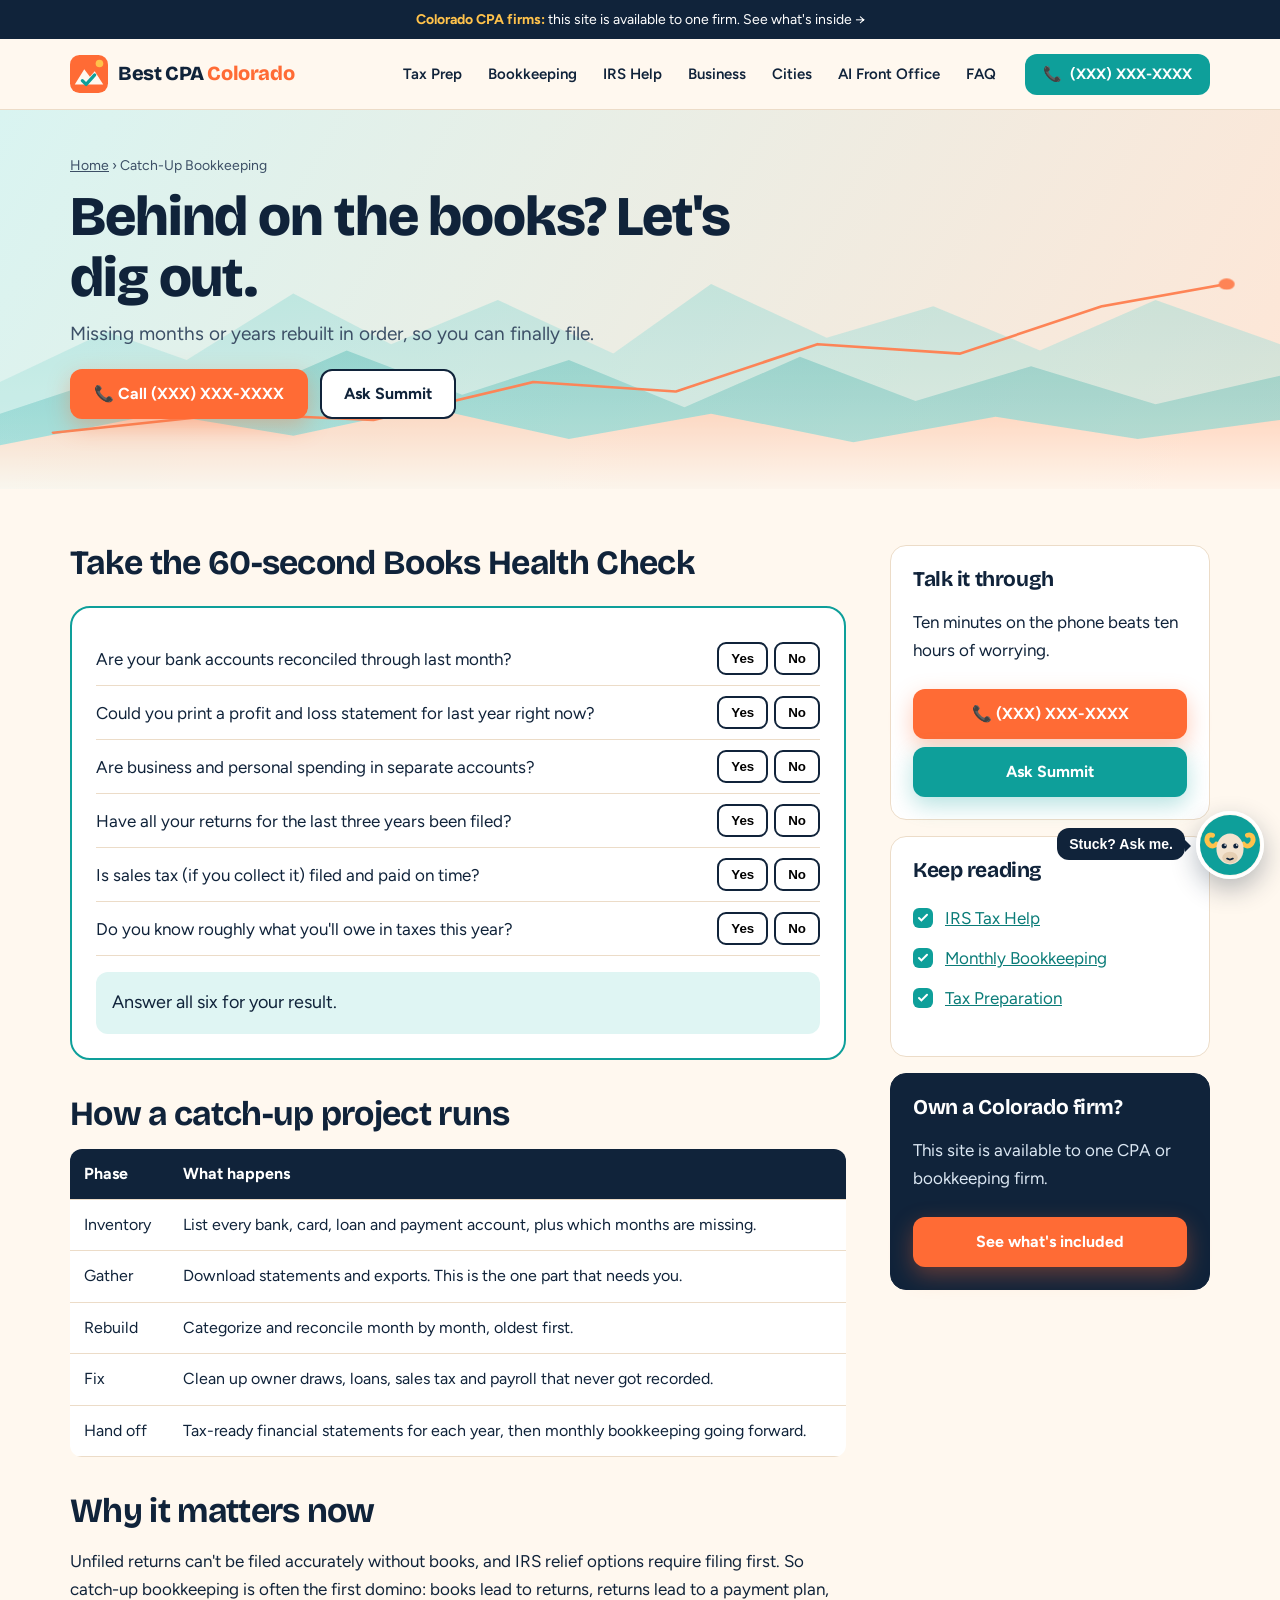
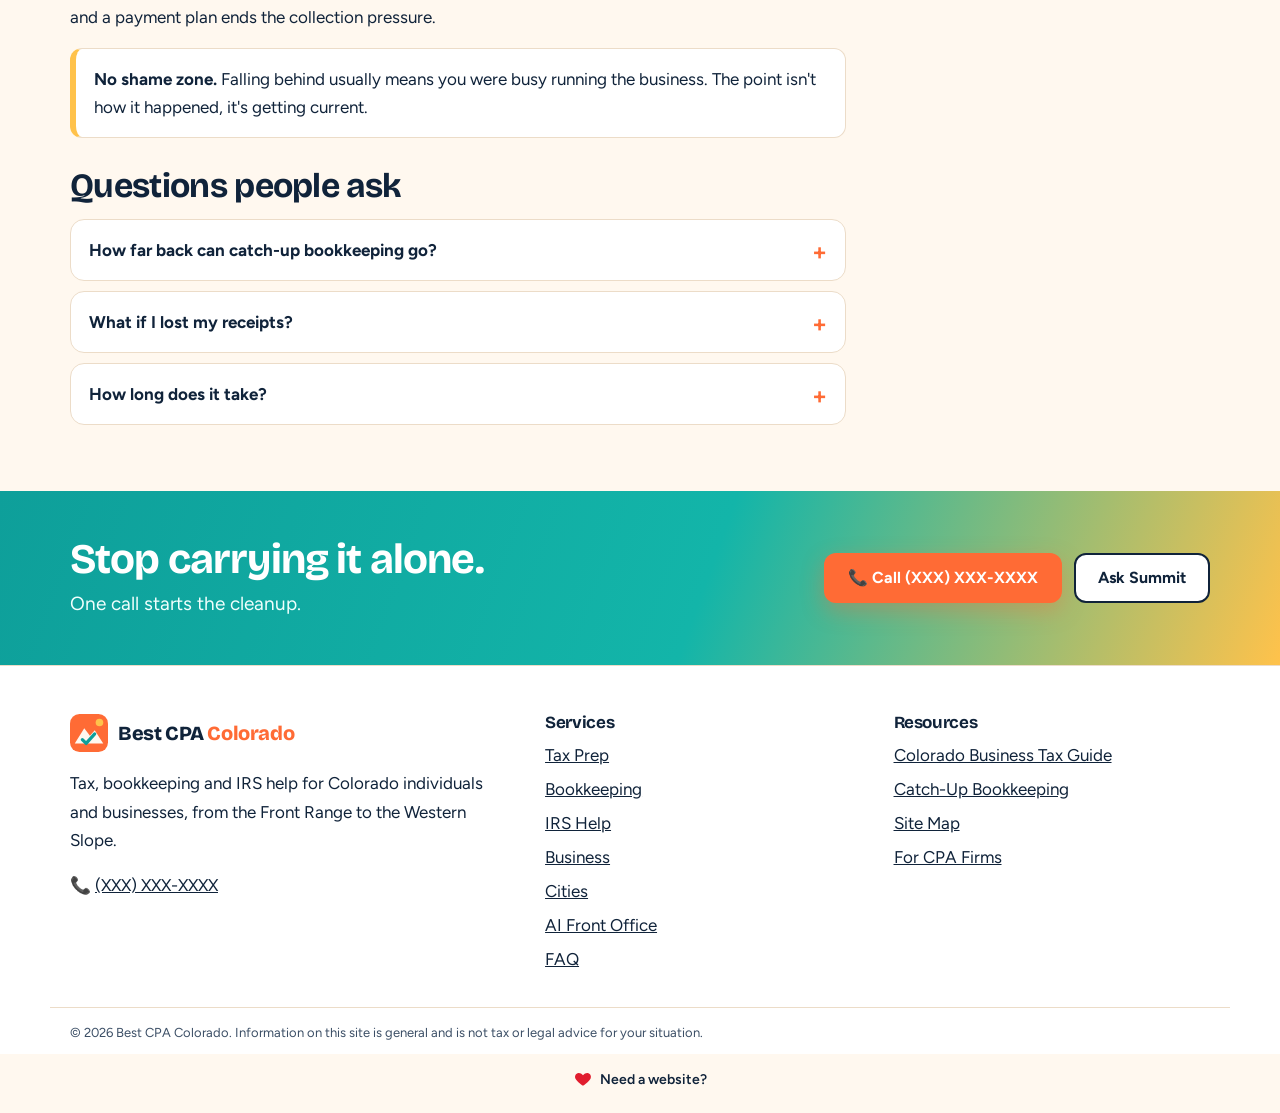
<file: catch-up-bookkeeping/index.html>
<!doctype html><html lang="en"><head><meta charset="utf-8"><script>document.documentElement.className+=' js'</script>
<meta name="viewport" content="width=device-width,initial-scale=1">
<title>Catch-Up Bookkeeping Colorado | Months or Years Behind? | Best CPA Colorado</title>
<meta name="description" content="Behind on your books? Catch-up bookkeeping for Colorado businesses rebuilds missing months or years so you can file, borrow and sleep again. Take the free check.">
<link rel="canonical" href="https://www.bestcpacolorado.com/catch-up-bookkeeping/">
<meta name="robots" content="index,follow,max-image-preview:large">
<meta property="og:type" content="website"><meta property="og:site_name" content="Best CPA Colorado"><meta property="og:title" content="Catch-Up Bookkeeping Colorado | Months or Years Behind? | Best CPA Colorado"><meta property="og:description" content="Behind on your books? Catch-up bookkeeping for Colorado businesses rebuilds missing months or years so you can file, borrow and sleep again. Take the free check."><meta property="og:url" content="https://www.bestcpacolorado.com/catch-up-bookkeeping/"><meta property="og:image" content="https://www.bestcpacolorado.com/assets/og.png">
<meta name="twitter:card" content="summary_large_image">
<meta name="theme-color" content="#FF6B35">
<link rel="icon" href="/favicon.svg" type="image/svg+xml"><link rel="icon" href="/favicon-32.png" sizes="32x32"><link rel="apple-touch-icon" href="/apple-touch-icon.png">
<link rel="preconnect" href="https://fonts.googleapis.com"><link rel="preconnect" href="https://fonts.gstatic.com" crossorigin>
<link href="https://fonts.googleapis.com/css2?family=Bricolage+Grotesque:opsz,wght@12..96,700;12..96,800&family=Figtree:wght@400;600;700&display=swap" rel="stylesheet">
<link rel="stylesheet" href="/assets/style.css">
<script type="application/ld+json">{"@context": "https://schema.org", "@graph": [{"@type": "AccountingService", "@id": "https://www.bestcpacolorado.com/#org", "name": "Best CPA Colorado", "url": "https://www.bestcpacolorado.com/", "logo": "https://www.bestcpacolorado.com/assets/icon-512.png", "image": "https://www.bestcpacolorado.com/assets/og.png", "areaServed": {"@type": "State", "name": "Colorado"}, "description": "Colorado CPA, tax preparation, bookkeeping and IRS tax resolution help for individuals and businesses statewide.", "knowsAbout": ["Colorado tax preparation", "Bookkeeping", "IRS tax resolution", "Small business accounting", "Colorado sales tax"]}, {"@type": "WebSite", "@id": "https://www.bestcpacolorado.com/#site", "url": "https://www.bestcpacolorado.com/", "name": "Best CPA Colorado", "publisher": {"@id": "https://www.bestcpacolorado.com/#org"}, "inLanguage": "en-US"}, {"@type": "WebPage", "@id": "https://www.bestcpacolorado.com/catch-up-bookkeeping/#page", "url": "https://www.bestcpacolorado.com/catch-up-bookkeeping/", "name": "Catch-Up Bookkeeping Colorado | Months or Years Behind? | Best CPA Colorado", "description": "Behind on your books? Catch-up bookkeeping for Colorado businesses rebuilds missing months or years so you can file, borrow and sleep again. Take the free check.", "isPartOf": {"@id": "https://www.bestcpacolorado.com/#site"}, "about": {"@id": "https://www.bestcpacolorado.com/#org"}, "dateModified": "2026-11-05", "inLanguage": "en-US", "speakable": {"@type": "SpeakableSpecification", "cssSelector": [".speak-1", ".speak-2"]}, "breadcrumb": {"@id": "https://www.bestcpacolorado.com/catch-up-bookkeeping/#crumbs"}}, {"@type": "BreadcrumbList", "@id": "https://www.bestcpacolorado.com/catch-up-bookkeeping/#crumbs", "itemListElement": [{"@type": "ListItem", "position": 1, "name": "Home", "item": "https://www.bestcpacolorado.com/"}, {"@type": "ListItem", "position": 2, "name": "Catch-Up Bookkeeping", "item": "https://www.bestcpacolorado.com/catch-up-bookkeeping/"}]}, {"@type": "FAQPage", "@id": "https://www.bestcpacolorado.com/catch-up-bookkeeping/#faq", "mainEntity": [{"@type": "Question", "name": "How far back can catch-up bookkeeping go?", "acceptedAnswer": {"@type": "Answer", "text": "As far as the records exist. Bank and card statements are the backbone, and most banks keep several years available online or by request."}}, {"@type": "Question", "name": "What if I lost my receipts?", "acceptedAnswer": {"@type": "Answer", "text": "Bank and card statements still prove the transaction. Receipts help support deductions, and many can be recovered from email, vendor portals and card statements."}}, {"@type": "Question", "name": "How long does it take?", "acceptedAnswer": {"@type": "Answer", "text": "It depends on the number of accounts and months. A few months is a short project, while several years with many accounts takes longer. Gathering statements is usually the slowest part."}}]}]}</script>
</head><body><div class="claim-strip"><a href="/claim-this-site/"><b>Colorado CPA firms:</b> this site is available to one firm. See what's inside →</a></div>
<header class="site-header" id="top">
  <div class="wrap hdr">
    <a class="brand" href="/" aria-label="Best CPA Colorado home"><svg class="logo-mark" viewBox="0 0 40 40" aria-hidden="true"><rect width="40" height="40" rx="10" fill="#FF6B35"/><path d="M5 31 L15 15 L21 23 L26 17 L35 31 Z" fill="#FFF8EF"/><path d="M13 27 l4 4 l9 -10" stroke="#0E9F9A" stroke-width="3.4" fill="none" stroke-linecap="round" stroke-linejoin="round"/><circle cx="31" cy="9" r="4" fill="#FFC24B"/></svg><span>Best CPA <em>Colorado</em></span></a>
    <nav class="main-nav" id="mainnav" aria-label="Main"><a href="/tax-preparation/">Tax Prep</a><a href="/bookkeeping-services/">Bookkeeping</a><a href="/irs-tax-resolution/">IRS Help</a><a href="/small-business-accounting/">Business</a><a href="/colorado-cities/">Cities</a><a href="/ai-automation/">AI Front Office</a><a href="/faq/">FAQ</a></nav>
    <a class="btn btn-call hdr-call" href="tel:+1XXXXXXXXXX">📞 <span>(XXX) XXX-XXXX</span></a>
    <button class="burger" aria-label="Open menu" aria-expanded="false" aria-controls="mainnav"><span></span><span></span><span></span></button>
  </div>
</header><main><section class="page-hero"><svg class="ridges" viewBox="0 0 1440 420" preserveAspectRatio="none" aria-hidden="true">
<defs><linearGradient id="rg1" x1="0" y1="0" x2="0" y2="1"><stop offset="0" stop-color="#8fd8d3"/><stop offset="1" stop-color="#c7eeea"/></linearGradient>
<linearGradient id="rg2" x1="0" y1="0" x2="0" y2="1"><stop offset="0" stop-color="#0E9F9A"/><stop offset="1" stop-color="#5cc6bf"/></linearGradient>
<linearGradient id="rg3" x1="0" y1="0" x2="0" y2="1"><stop offset="0" stop-color="#ffd1b8"/><stop offset="1" stop-color="#FFF8EF"/></linearGradient></defs>
<g class="r r1"><path fill="url(#rg1)" opacity=".55" d="M0 250 L120 170 L210 215 L330 110 L440 190 L560 120 L690 205 L800 95 L930 180 L1050 130 L1170 200 L1300 120 L1440 190 L1440 420 L0 420Z"/></g>
<g class="r r2"><path fill="url(#rg2)" opacity=".35" d="M0 300 L150 230 L260 280 L390 200 L520 270 L640 215 L770 290 L900 210 L1030 280 L1160 225 L1300 285 L1440 240 L1440 420 L0 420Z"/></g>
<g class="r r3"><path fill="url(#rg3)" d="M0 350 L180 300 L330 335 L480 290 L640 340 L800 300 L960 345 L1120 305 L1280 340 L1440 310 L1440 420 L0 420Z"/></g>
<polyline class="growth" fill="none" stroke="#FF6B35" stroke-width="4" stroke-linecap="round" stroke-linejoin="round" points="60,330 260,300 420,310 600,250 760,265 920,190 1080,205 1240,130 1380,95"/>
<circle class="growth-dot" cx="1380" cy="95" r="9" fill="#FF6B35"/>
</svg><div class="wrap"><nav class="crumbs" aria-label="Breadcrumb"><a href="/">Home</a> › <span>Catch-Up Bookkeeping</span></nav><h1 class="speak-1">Behind on the books? Let's dig out.</h1><p class="sub speak-2">Missing months or years rebuilt in order, so you can finally file.</p>
<div class="hero-ctas"><a class="btn btn-sun" href="tel:+1XXXXXXXXXX">📞 Call (XXX) XXX-XXXX</a><button class="btn btn-ghost" data-open-bot>Ask Summit</button></div></div></section>
<div class="wrap article"><article>
<h2>Take the 60-second Books Health Check</h2>
<div class="tool" id="healthcheck">
 <div class="q"><span>Are your bank accounts reconciled through last month?</span><span class="yn"><button data-v="1">Yes</button><button data-v="0">No</button></span></div>
 <div class="q"><span>Could you print a profit and loss statement for last year right now?</span><span class="yn"><button data-v="1">Yes</button><button data-v="0">No</button></span></div>
 <div class="q"><span>Are business and personal spending in separate accounts?</span><span class="yn"><button data-v="1">Yes</button><button data-v="0">No</button></span></div>
 <div class="q"><span>Have all your returns for the last three years been filed?</span><span class="yn"><button data-v="1">Yes</button><button data-v="0">No</button></span></div>
 <div class="q"><span>Is sales tax (if you collect it) filed and paid on time?</span><span class="yn"><button data-v="1">Yes</button><button data-v="0">No</button></span></div>
 <div class="q"><span>Do you know roughly what you'll owe in taxes this year?</span><span class="yn"><button data-v="1">Yes</button><button data-v="0">No</button></span></div>
 <div class="out" aria-live="polite">Answer all six for your result.</div>
</div>
<h2>How a catch-up project runs</h2>
<table class="t"><tr><th>Phase</th><th>What happens</th></tr>
<tr><td>Inventory</td><td>List every bank, card, loan and payment account, plus which months are missing.</td></tr>
<tr><td>Gather</td><td>Download statements and exports. This is the one part that needs you.</td></tr>
<tr><td>Rebuild</td><td>Categorize and reconcile month by month, oldest first.</td></tr>
<tr><td>Fix</td><td>Clean up owner draws, loans, sales tax and payroll that never got recorded.</td></tr>
<tr><td>Hand off</td><td>Tax-ready financial statements for each year, then monthly bookkeeping going forward.</td></tr>
</table>
<h2>Why it matters now</h2>
<p>Unfiled returns can't be filed accurately without books, and IRS relief options require filing first. So catch-up bookkeeping is often the first domino: books lead to returns, returns lead to a payment plan, and a payment plan ends the collection pressure.</p>
<div class="note"><b>No shame zone.</b> Falling behind usually means you were busy running the business. The point isn't how it happened, it's getting current.</div>
<section class="faq" style="padding:30px 0 0"><h2>Questions people ask</h2><details><summary>How far back can catch-up bookkeeping go?</summary><p>As far as the records exist. Bank and card statements are the backbone, and most banks keep several years available online or by request.</p></details><details><summary>What if I lost my receipts?</summary><p>Bank and card statements still prove the transaction. Receipts help support deductions, and many can be recovered from email, vendor portals and card statements.</p></details><details><summary>How long does it take?</summary><p>It depends on the number of accounts and months. A few months is a short project, while several years with many accounts takes longer. Gathering statements is usually the slowest part.</p></details></section></article><aside class="rail"><div class="card"><h3>Talk it through</h3><p>Ten minutes on the phone beats ten hours of worrying.</p>
<a class="btn btn-sun" href="tel:+1XXXXXXXXXX">📞 (XXX) XXX-XXXX</a><button class="btn btn-teal" data-open-bot>Ask Summit</button></div>
<div class="card"><h3>Keep reading</h3><ul class="tick"><li><a href="/irs-tax-resolution/">IRS Tax Help</a></li><li><a href="/bookkeeping-services/">Monthly Bookkeeping</a></li><li><a href="/tax-preparation/">Tax Preparation</a></li></ul></div>
<div class="card" style="background:var(--ink);border-color:var(--ink)"><h3 style="color:#fff">Own a Colorado firm?</h3><p style="color:#dbe7f3">This site is available to one CPA or bookkeeping firm.</p><a class="btn btn-sun" href="/claim-this-site/">See what's included</a></div></aside></div></main><section class="cta-band"><div class="wrap cta-inner">
  <div><h2>Stop carrying it alone.</h2><p>One call starts the cleanup.</p></div>
  <div class="cta-btns"><a class="btn btn-sun" href="tel:+1XXXXXXXXXX">📞 Call (XXX) XXX-XXXX</a><button class="btn btn-ghost" data-open-bot>Ask Summit</button></div>
</div></section>
<footer class="site-footer"><div class="wrap ft">
  <div><a class="brand" href="/"><svg class="logo-mark" viewBox="0 0 40 40" aria-hidden="true"><rect width="40" height="40" rx="10" fill="#FF6B35"/><path d="M5 31 L15 15 L21 23 L26 17 L35 31 Z" fill="#FFF8EF"/><path d="M13 27 l4 4 l9 -10" stroke="#0E9F9A" stroke-width="3.4" fill="none" stroke-linecap="round" stroke-linejoin="round"/><circle cx="31" cy="9" r="4" fill="#FFC24B"/></svg><span>Best CPA <em>Colorado</em></span></a>
  <p>Tax, bookkeeping and IRS help for Colorado individuals and businesses, from the Front Range to the Western Slope.</p>
  <p class="ft-phone">📞 <a href="tel:+1XXXXXXXXXX">(XXX) XXX-XXXX</a></p></div>
  <div><h3>Services</h3><ul><li><a href="/tax-preparation/">Tax Prep</a></li><li><a href="/bookkeeping-services/">Bookkeeping</a></li><li><a href="/irs-tax-resolution/">IRS Help</a></li><li><a href="/small-business-accounting/">Business</a></li><li><a href="/colorado-cities/">Cities</a></li><li><a href="/ai-automation/">AI Front Office</a></li><li><a href="/faq/">FAQ</a></li></ul></div>
  <div><h3>Resources</h3><ul><li><a href="/colorado-tax-guide/">Colorado Business Tax Guide</a></li><li><a href="/catch-up-bookkeeping/">Catch-Up Bookkeeping</a></li><li><a href="/sitemap/">Site Map</a></li><li><a href="/claim-this-site/">For CPA Firms</a></li></ul></div>
</div><p class="wrap fine">© 2026 Best CPA Colorado. Information on this site is general and is not tax or legal advice for your situation.</p></footer>
<div class="sig-heart"><svg viewBox="0 0 24 24" aria-hidden="true"><path fill="#e11d2e" d="M12 21s-7.5-4.6-10-9.3C.4 8.4 2.3 4.5 6 4.1c2.2-.2 4 .9 6 3 2-2.1 3.8-3.2 6-3 3.7.4 5.6 4.3 4 7.6C19.5 16.4 12 21 12 21z"/></svg><a href="https://eyetoad.com/" rel="nofollow">Need a website?</a></div><script src="/assets/site.js" defer></script><script src="/assets/summit.js" defer></script></body></html>
</file>
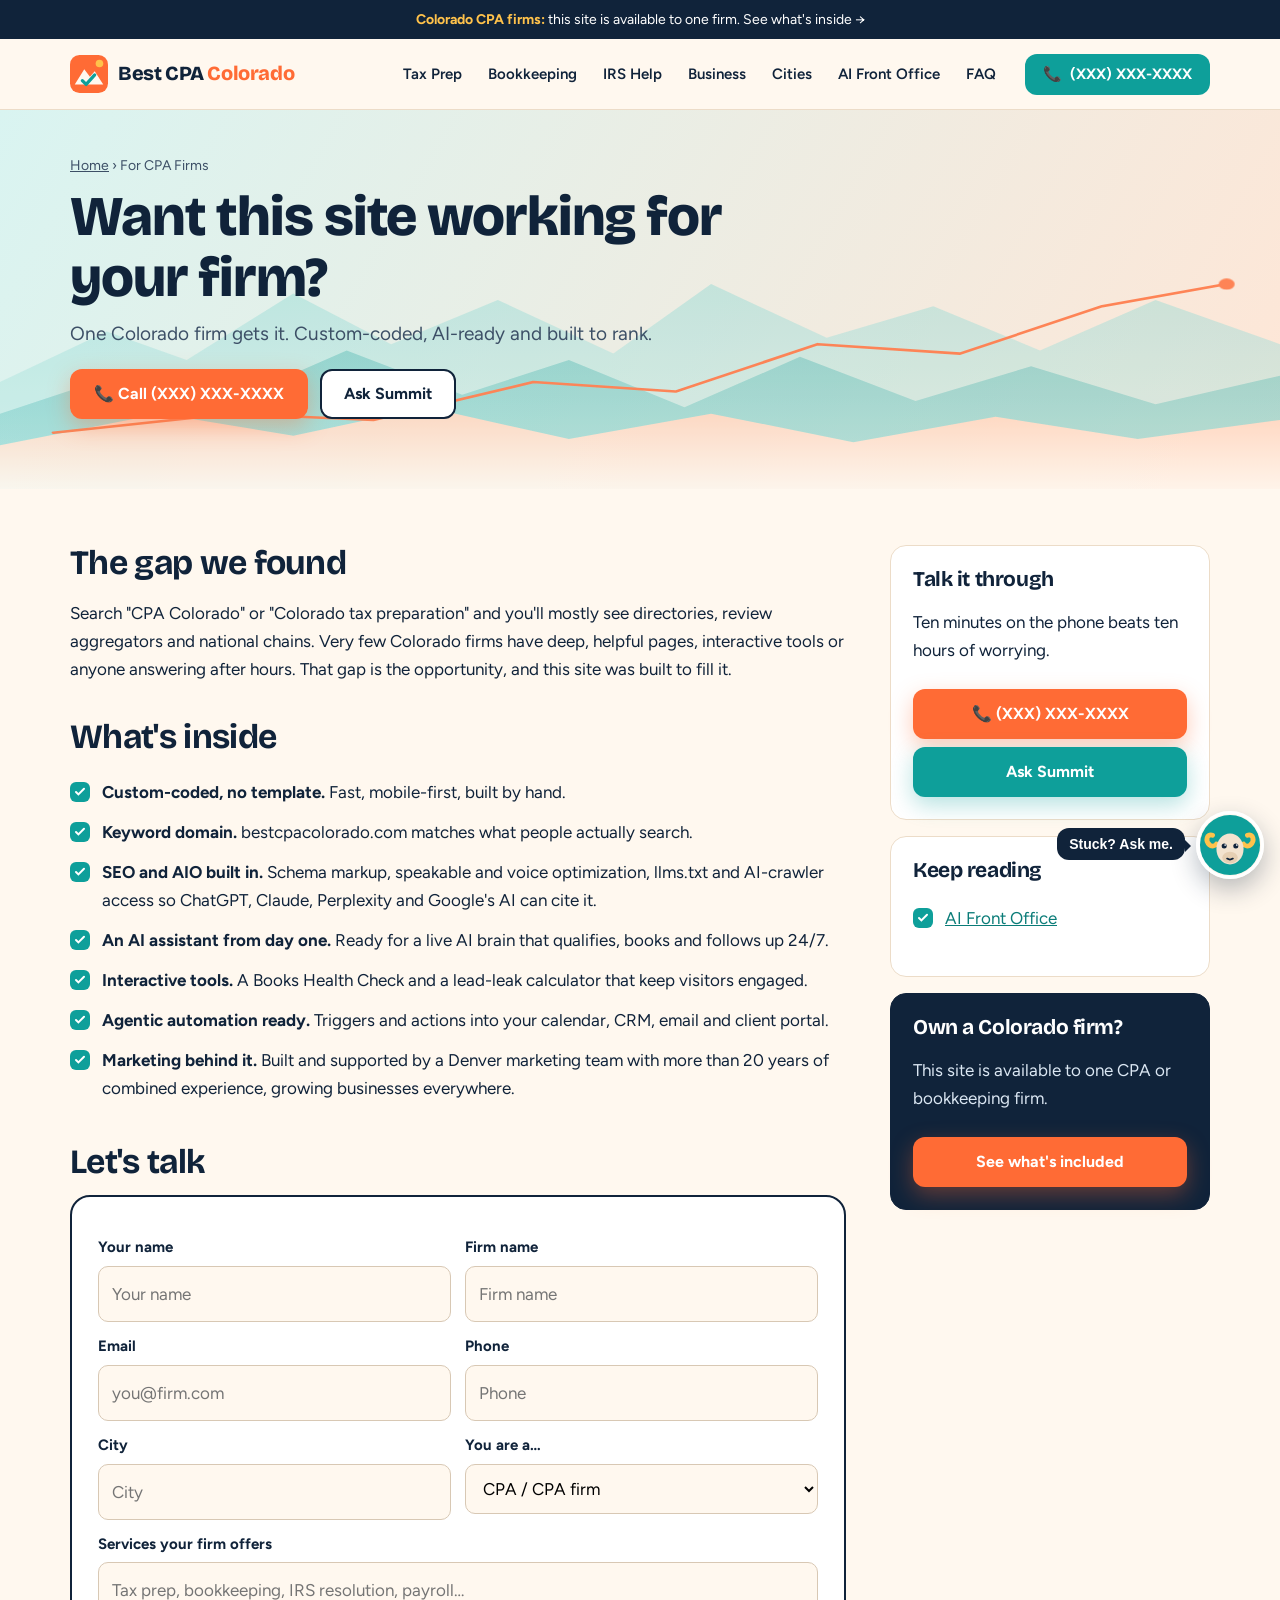
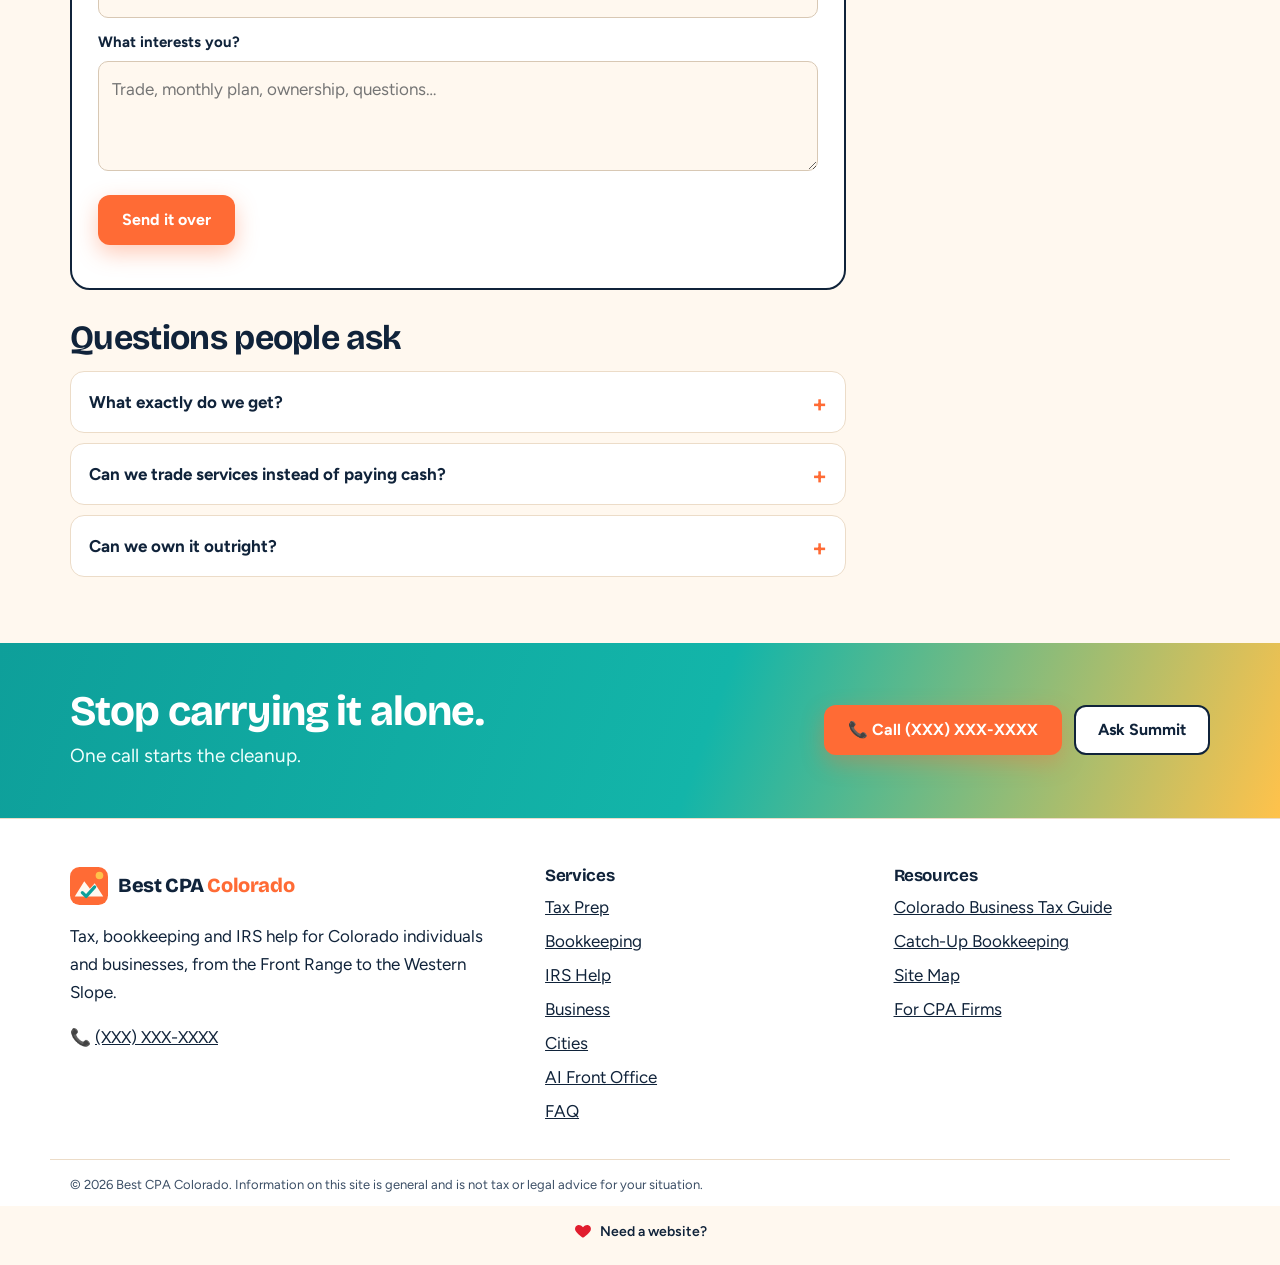
<file: claim-this-site/index.html>
<!doctype html><html lang="en"><head><meta charset="utf-8"><script>document.documentElement.className+=' js'</script>
<meta name="viewport" content="width=device-width,initial-scale=1">
<title>Own This Site | For Colorado CPA &amp; Bookkeeping Firms | Best CPA Colorado</title>
<meta name="description" content="bestcpacolorado.com is available to one Colorado CPA or bookkeeping firm: a custom-coded, SEO, AIO and AI-agent ready site built to win clients statewide.">
<link rel="canonical" href="https://www.bestcpacolorado.com/claim-this-site/">
<meta name="robots" content="index,follow,max-image-preview:large">
<meta property="og:type" content="website"><meta property="og:site_name" content="Best CPA Colorado"><meta property="og:title" content="Own This Site | For Colorado CPA &amp; Bookkeeping Firms | Best CPA Colorado"><meta property="og:description" content="bestcpacolorado.com is available to one Colorado CPA or bookkeeping firm: a custom-coded, SEO, AIO and AI-agent ready site built to win clients statewide."><meta property="og:url" content="https://www.bestcpacolorado.com/claim-this-site/"><meta property="og:image" content="https://www.bestcpacolorado.com/assets/og.png">
<meta name="twitter:card" content="summary_large_image">
<meta name="theme-color" content="#FF6B35">
<link rel="icon" href="/favicon.svg" type="image/svg+xml"><link rel="icon" href="/favicon-32.png" sizes="32x32"><link rel="apple-touch-icon" href="/apple-touch-icon.png">
<link rel="preconnect" href="https://fonts.googleapis.com"><link rel="preconnect" href="https://fonts.gstatic.com" crossorigin>
<link href="https://fonts.googleapis.com/css2?family=Bricolage+Grotesque:opsz,wght@12..96,700;12..96,800&family=Figtree:wght@400;600;700&display=swap" rel="stylesheet">
<link rel="stylesheet" href="/assets/style.css">
<script type="application/ld+json">{"@context": "https://schema.org", "@graph": [{"@type": "AccountingService", "@id": "https://www.bestcpacolorado.com/#org", "name": "Best CPA Colorado", "url": "https://www.bestcpacolorado.com/", "logo": "https://www.bestcpacolorado.com/assets/icon-512.png", "image": "https://www.bestcpacolorado.com/assets/og.png", "areaServed": {"@type": "State", "name": "Colorado"}, "description": "Colorado CPA, tax preparation, bookkeeping and IRS tax resolution help for individuals and businesses statewide.", "knowsAbout": ["Colorado tax preparation", "Bookkeeping", "IRS tax resolution", "Small business accounting", "Colorado sales tax"]}, {"@type": "WebSite", "@id": "https://www.bestcpacolorado.com/#site", "url": "https://www.bestcpacolorado.com/", "name": "Best CPA Colorado", "publisher": {"@id": "https://www.bestcpacolorado.com/#org"}, "inLanguage": "en-US"}, {"@type": "WebPage", "@id": "https://www.bestcpacolorado.com/claim-this-site/#page", "url": "https://www.bestcpacolorado.com/claim-this-site/", "name": "Own This Site | For Colorado CPA & Bookkeeping Firms | Best CPA Colorado", "description": "bestcpacolorado.com is available to one Colorado CPA or bookkeeping firm: a custom-coded, SEO, AIO and AI-agent ready site built to win clients statewide.", "isPartOf": {"@id": "https://www.bestcpacolorado.com/#site"}, "about": {"@id": "https://www.bestcpacolorado.com/#org"}, "dateModified": "2026-11-05", "inLanguage": "en-US", "speakable": {"@type": "SpeakableSpecification", "cssSelector": [".speak-1", ".speak-2"]}, "breadcrumb": {"@id": "https://www.bestcpacolorado.com/claim-this-site/#crumbs"}}, {"@type": "BreadcrumbList", "@id": "https://www.bestcpacolorado.com/claim-this-site/#crumbs", "itemListElement": [{"@type": "ListItem", "position": 1, "name": "Home", "item": "https://www.bestcpacolorado.com/"}, {"@type": "ListItem", "position": 2, "name": "For CPA Firms", "item": "https://www.bestcpacolorado.com/claim-this-site/"}]}, {"@type": "FAQPage", "@id": "https://www.bestcpacolorado.com/claim-this-site/#faq", "mainEntity": [{"@type": "Question", "name": "What exactly do we get?", "acceptedAnswer": {"@type": "Answer", "text": "The domain and this custom-coded site rebranded to your firm, with your phone, team and services, plus the AI assistant trained on your firm, search and AI-engine optimization, and ongoing marketing support."}}, {"@type": "Question", "name": "Can we trade services instead of paying cash?", "acceptedAnswer": {"@type": "Answer", "text": "Yes. We're open to trading accounting, tax and bookkeeping services for the site and marketing. Tell us what your firm offers in the form below."}}, {"@type": "Question", "name": "Can we own it outright?", "acceptedAnswer": {"@type": "Answer", "text": "Yes. Options include a monthly plan, a rent-to-own path, or full ownership as part of a trade. We'll walk through what fits on a call."}}]}]}</script>
</head><body><div class="claim-strip"><a href="/claim-this-site/"><b>Colorado CPA firms:</b> this site is available to one firm. See what's inside →</a></div>
<header class="site-header" id="top">
  <div class="wrap hdr">
    <a class="brand" href="/" aria-label="Best CPA Colorado home"><svg class="logo-mark" viewBox="0 0 40 40" aria-hidden="true"><rect width="40" height="40" rx="10" fill="#FF6B35"/><path d="M5 31 L15 15 L21 23 L26 17 L35 31 Z" fill="#FFF8EF"/><path d="M13 27 l4 4 l9 -10" stroke="#0E9F9A" stroke-width="3.4" fill="none" stroke-linecap="round" stroke-linejoin="round"/><circle cx="31" cy="9" r="4" fill="#FFC24B"/></svg><span>Best CPA <em>Colorado</em></span></a>
    <nav class="main-nav" id="mainnav" aria-label="Main"><a href="/tax-preparation/">Tax Prep</a><a href="/bookkeeping-services/">Bookkeeping</a><a href="/irs-tax-resolution/">IRS Help</a><a href="/small-business-accounting/">Business</a><a href="/colorado-cities/">Cities</a><a href="/ai-automation/">AI Front Office</a><a href="/faq/">FAQ</a></nav>
    <a class="btn btn-call hdr-call" href="tel:+1XXXXXXXXXX">📞 <span>(XXX) XXX-XXXX</span></a>
    <button class="burger" aria-label="Open menu" aria-expanded="false" aria-controls="mainnav"><span></span><span></span><span></span></button>
  </div>
</header><main><section class="page-hero"><svg class="ridges" viewBox="0 0 1440 420" preserveAspectRatio="none" aria-hidden="true">
<defs><linearGradient id="rg1" x1="0" y1="0" x2="0" y2="1"><stop offset="0" stop-color="#8fd8d3"/><stop offset="1" stop-color="#c7eeea"/></linearGradient>
<linearGradient id="rg2" x1="0" y1="0" x2="0" y2="1"><stop offset="0" stop-color="#0E9F9A"/><stop offset="1" stop-color="#5cc6bf"/></linearGradient>
<linearGradient id="rg3" x1="0" y1="0" x2="0" y2="1"><stop offset="0" stop-color="#ffd1b8"/><stop offset="1" stop-color="#FFF8EF"/></linearGradient></defs>
<g class="r r1"><path fill="url(#rg1)" opacity=".55" d="M0 250 L120 170 L210 215 L330 110 L440 190 L560 120 L690 205 L800 95 L930 180 L1050 130 L1170 200 L1300 120 L1440 190 L1440 420 L0 420Z"/></g>
<g class="r r2"><path fill="url(#rg2)" opacity=".35" d="M0 300 L150 230 L260 280 L390 200 L520 270 L640 215 L770 290 L900 210 L1030 280 L1160 225 L1300 285 L1440 240 L1440 420 L0 420Z"/></g>
<g class="r r3"><path fill="url(#rg3)" d="M0 350 L180 300 L330 335 L480 290 L640 340 L800 300 L960 345 L1120 305 L1280 340 L1440 310 L1440 420 L0 420Z"/></g>
<polyline class="growth" fill="none" stroke="#FF6B35" stroke-width="4" stroke-linecap="round" stroke-linejoin="round" points="60,330 260,300 420,310 600,250 760,265 920,190 1080,205 1240,130 1380,95"/>
<circle class="growth-dot" cx="1380" cy="95" r="9" fill="#FF6B35"/>
</svg><div class="wrap"><nav class="crumbs" aria-label="Breadcrumb"><a href="/">Home</a> › <span>For CPA Firms</span></nav><h1 class="speak-1">Want this site working for your firm?</h1><p class="sub speak-2">One Colorado firm gets it. Custom-coded, AI-ready and built to rank.</p>
<div class="hero-ctas"><a class="btn btn-sun" href="tel:+1XXXXXXXXXX">📞 Call (XXX) XXX-XXXX</a><button class="btn btn-ghost" data-open-bot>Ask Summit</button></div></div></section>
<div class="wrap article"><article>
<h2>The gap we found</h2>
<p>Search "CPA Colorado" or "Colorado tax preparation" and you'll mostly see directories, review aggregators and national chains. Very few Colorado firms have deep, helpful pages, interactive tools or anyone answering after hours. That gap is the opportunity, and this site was built to fill it.</p>
<h2>What's inside</h2>
<ul class="tick">
<li><b>Custom-coded, no template.</b> Fast, mobile-first, built by hand.</li>
<li><b>Keyword domain.</b> bestcpacolorado.com matches what people actually search.</li>
<li><b>SEO and AIO built in.</b> Schema markup, speakable and voice optimization, llms.txt and AI-crawler access so ChatGPT, Claude, Perplexity and Google's AI can cite it.</li>
<li><b>An AI assistant from day one.</b> Ready for a live AI brain that qualifies, books and follows up 24/7.</li>
<li><b>Interactive tools.</b> A Books Health Check and a lead-leak calculator that keep visitors engaged.</li>
<li><b>Agentic automation ready.</b> Triggers and actions into your calendar, CRM, email and client portal.</li>
<li><b>Marketing behind it.</b> Built and supported by a Denver marketing team with more than 20 years of combined experience, growing businesses everywhere.</li>
</ul>
<h2>Let's talk</h2>
<form class="claim-form" data-claim data-a="aW5mbw==" data-b="ZXlldG9hZC5jb20=" novalidate>
 <div class="hp" aria-hidden="true"><label>Leave blank<input name="_honey" tabindex="-1" autocomplete="off"></label></div>
 <div class="row"><div><label for="nm">Your name</label><input id="nm" name="name" required autocomplete="name" placeholder="Your name"></div>
 <div><label for="fm">Firm name</label><input id="fm" name="firm" required autocomplete="organization" placeholder="Firm name"></div></div>
 <div class="row"><div><label for="em">Email</label><input id="em" name="email" type="email" required autocomplete="email" placeholder="you@firm.com"></div>
 <div><label for="ph">Phone</label><input id="ph" name="phone" type="tel" autocomplete="tel" placeholder="Phone"></div></div>
 <div class="row"><div><label for="ct">City</label><input id="ct" name="city" placeholder="City"></div>
 <div><label for="rl">You are a…</label><select id="rl" name="role"><option>CPA / CPA firm</option><option>Enrolled agent</option><option>Bookkeeper</option><option>Tax preparer</option><option>Other</option></select></div></div>
 <label for="sv">Services your firm offers</label><input id="sv" name="services" placeholder="Tax prep, bookkeeping, IRS resolution, payroll…">
 <label for="ms">What interests you?</label><textarea id="ms" name="message" placeholder="Trade, monthly plan, ownership, questions…"></textarea>
 <button class="btn btn-sun" type="submit" style="margin-top:16px">Send it over</button>
 <p class="form-status" aria-live="polite"></p>
</form>
<section class="faq" style="padding:30px 0 0"><h2>Questions people ask</h2><details><summary>What exactly do we get?</summary><p>The domain and this custom-coded site rebranded to your firm, with your phone, team and services, plus the AI assistant trained on your firm, search and AI-engine optimization, and ongoing marketing support.</p></details><details><summary>Can we trade services instead of paying cash?</summary><p>Yes. We're open to trading accounting, tax and bookkeeping services for the site and marketing. Tell us what your firm offers in the form below.</p></details><details><summary>Can we own it outright?</summary><p>Yes. Options include a monthly plan, a rent-to-own path, or full ownership as part of a trade. We'll walk through what fits on a call.</p></details></section></article><aside class="rail"><div class="card"><h3>Talk it through</h3><p>Ten minutes on the phone beats ten hours of worrying.</p>
<a class="btn btn-sun" href="tel:+1XXXXXXXXXX">📞 (XXX) XXX-XXXX</a><button class="btn btn-teal" data-open-bot>Ask Summit</button></div>
<div class="card"><h3>Keep reading</h3><ul class="tick"><li><a href="/ai-automation/">AI Front Office</a></li></ul></div>
<div class="card" style="background:var(--ink);border-color:var(--ink)"><h3 style="color:#fff">Own a Colorado firm?</h3><p style="color:#dbe7f3">This site is available to one CPA or bookkeeping firm.</p><a class="btn btn-sun" href="/claim-this-site/">See what's included</a></div></aside></div></main><section class="cta-band"><div class="wrap cta-inner">
  <div><h2>Stop carrying it alone.</h2><p>One call starts the cleanup.</p></div>
  <div class="cta-btns"><a class="btn btn-sun" href="tel:+1XXXXXXXXXX">📞 Call (XXX) XXX-XXXX</a><button class="btn btn-ghost" data-open-bot>Ask Summit</button></div>
</div></section>
<footer class="site-footer"><div class="wrap ft">
  <div><a class="brand" href="/"><svg class="logo-mark" viewBox="0 0 40 40" aria-hidden="true"><rect width="40" height="40" rx="10" fill="#FF6B35"/><path d="M5 31 L15 15 L21 23 L26 17 L35 31 Z" fill="#FFF8EF"/><path d="M13 27 l4 4 l9 -10" stroke="#0E9F9A" stroke-width="3.4" fill="none" stroke-linecap="round" stroke-linejoin="round"/><circle cx="31" cy="9" r="4" fill="#FFC24B"/></svg><span>Best CPA <em>Colorado</em></span></a>
  <p>Tax, bookkeeping and IRS help for Colorado individuals and businesses, from the Front Range to the Western Slope.</p>
  <p class="ft-phone">📞 <a href="tel:+1XXXXXXXXXX">(XXX) XXX-XXXX</a></p></div>
  <div><h3>Services</h3><ul><li><a href="/tax-preparation/">Tax Prep</a></li><li><a href="/bookkeeping-services/">Bookkeeping</a></li><li><a href="/irs-tax-resolution/">IRS Help</a></li><li><a href="/small-business-accounting/">Business</a></li><li><a href="/colorado-cities/">Cities</a></li><li><a href="/ai-automation/">AI Front Office</a></li><li><a href="/faq/">FAQ</a></li></ul></div>
  <div><h3>Resources</h3><ul><li><a href="/colorado-tax-guide/">Colorado Business Tax Guide</a></li><li><a href="/catch-up-bookkeeping/">Catch-Up Bookkeeping</a></li><li><a href="/sitemap/">Site Map</a></li><li><a href="/claim-this-site/">For CPA Firms</a></li></ul></div>
</div><p class="wrap fine">© 2026 Best CPA Colorado. Information on this site is general and is not tax or legal advice for your situation.</p></footer>
<div class="sig-heart"><svg viewBox="0 0 24 24" aria-hidden="true"><path fill="#e11d2e" d="M12 21s-7.5-4.6-10-9.3C.4 8.4 2.3 4.5 6 4.1c2.2-.2 4 .9 6 3 2-2.1 3.8-3.2 6-3 3.7.4 5.6 4.3 4 7.6C19.5 16.4 12 21 12 21z"/></svg><a href="https://eyetoad.com/" rel="nofollow">Need a website?</a></div><script src="/assets/site.js" defer></script><script src="/assets/summit.js" defer></script><script src="/assets/form.js" defer></script></body></html>
</file>
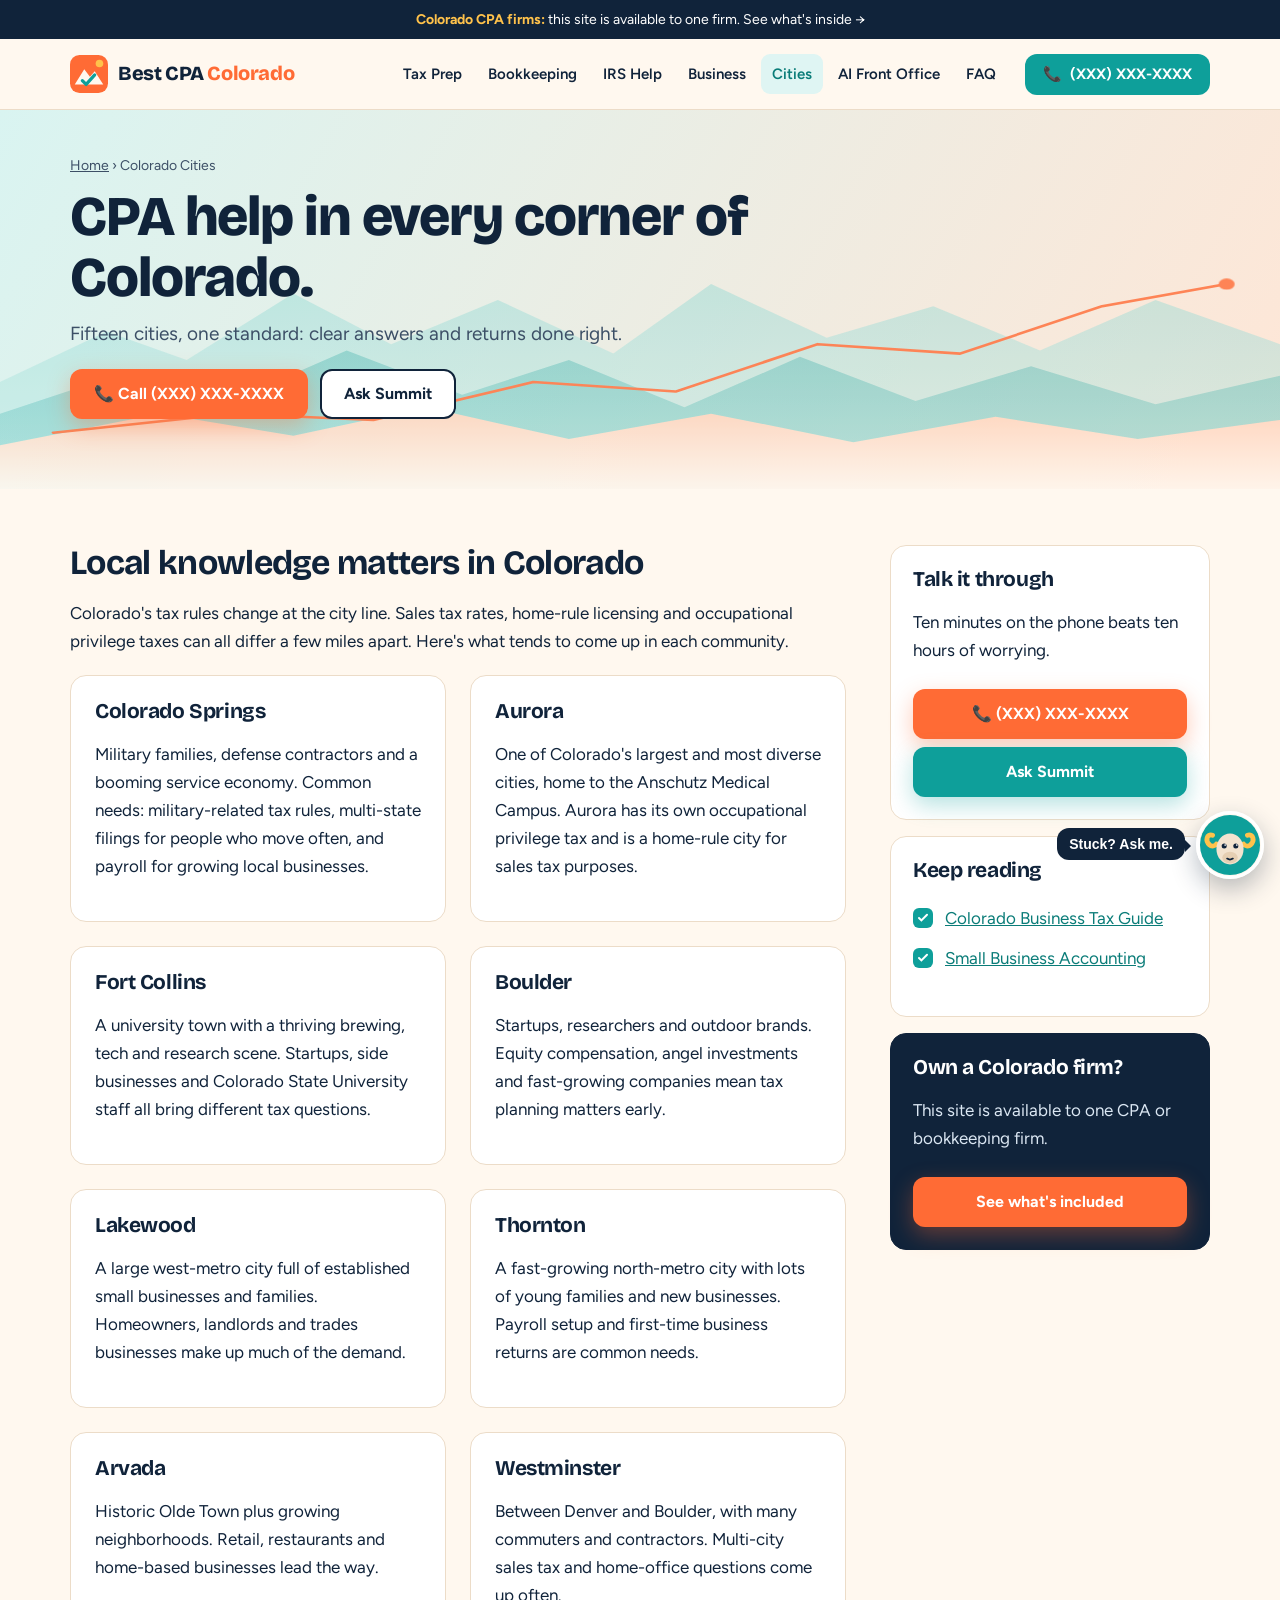
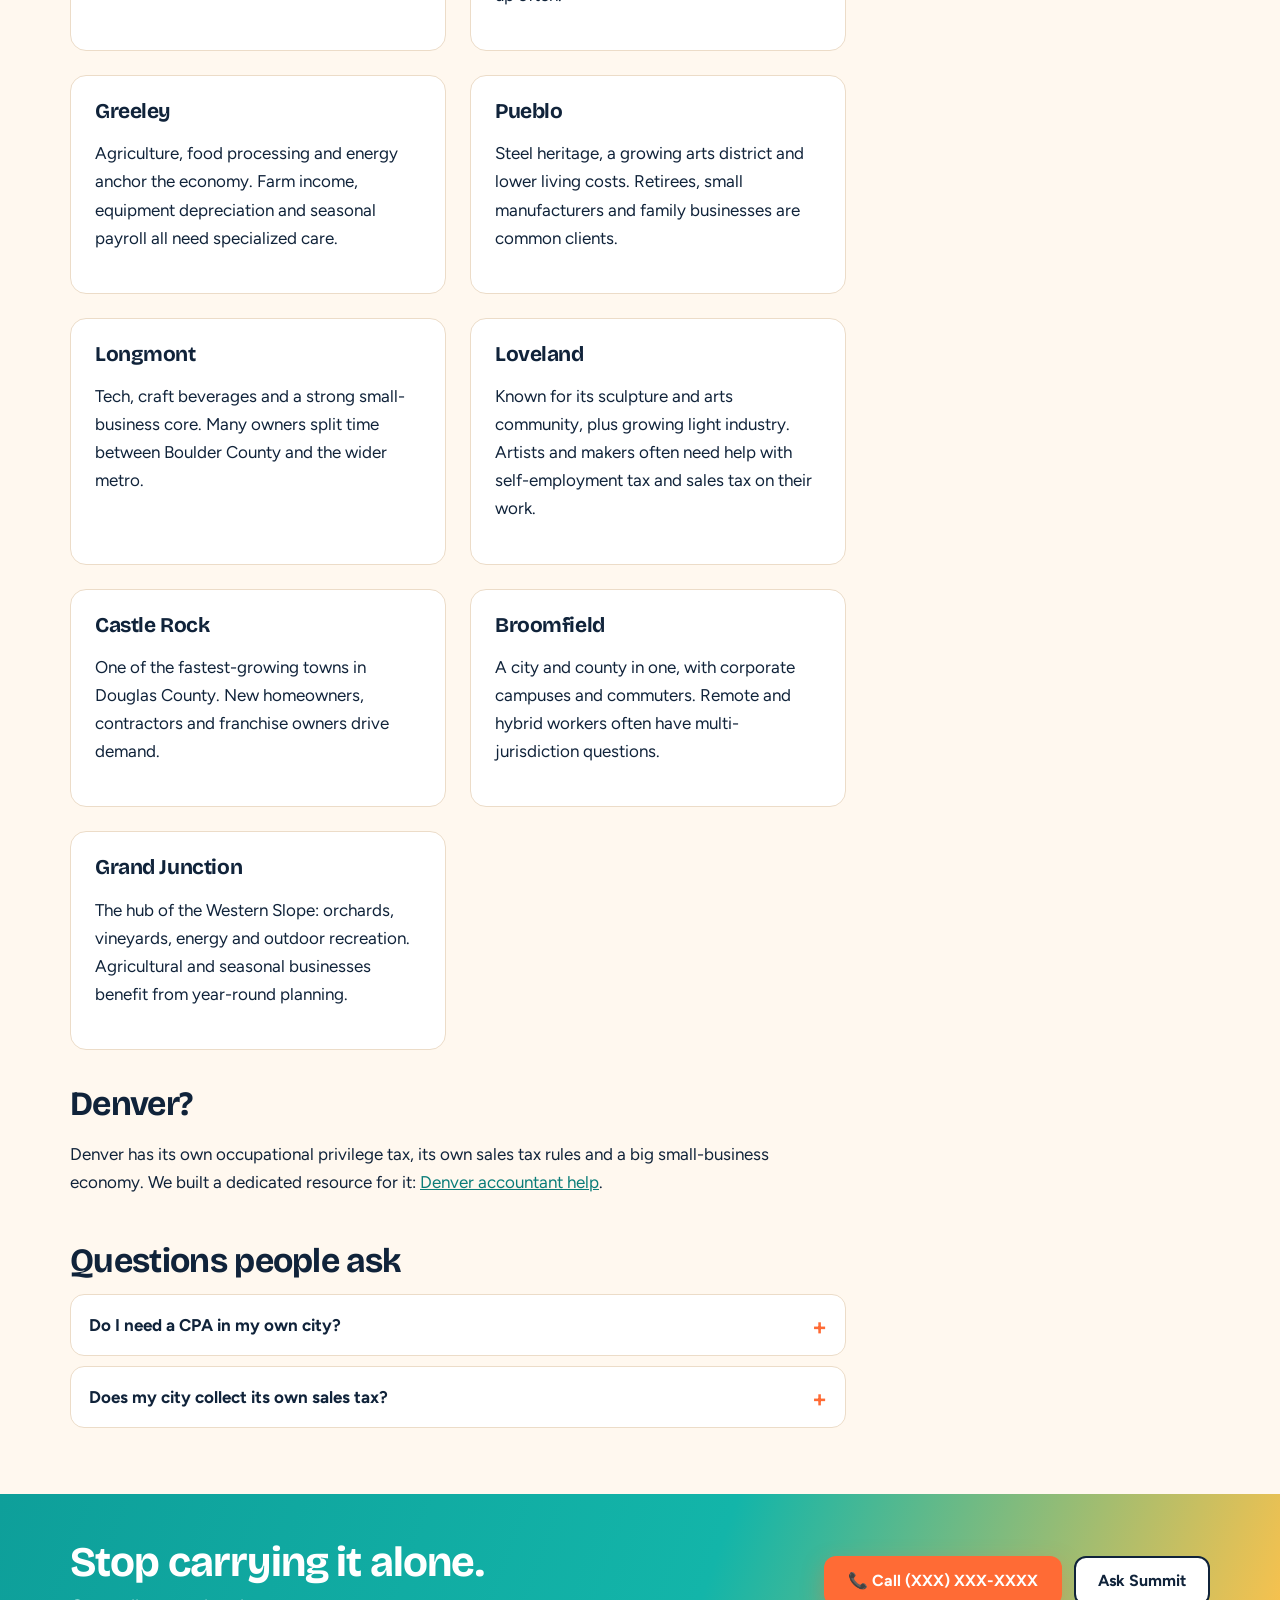
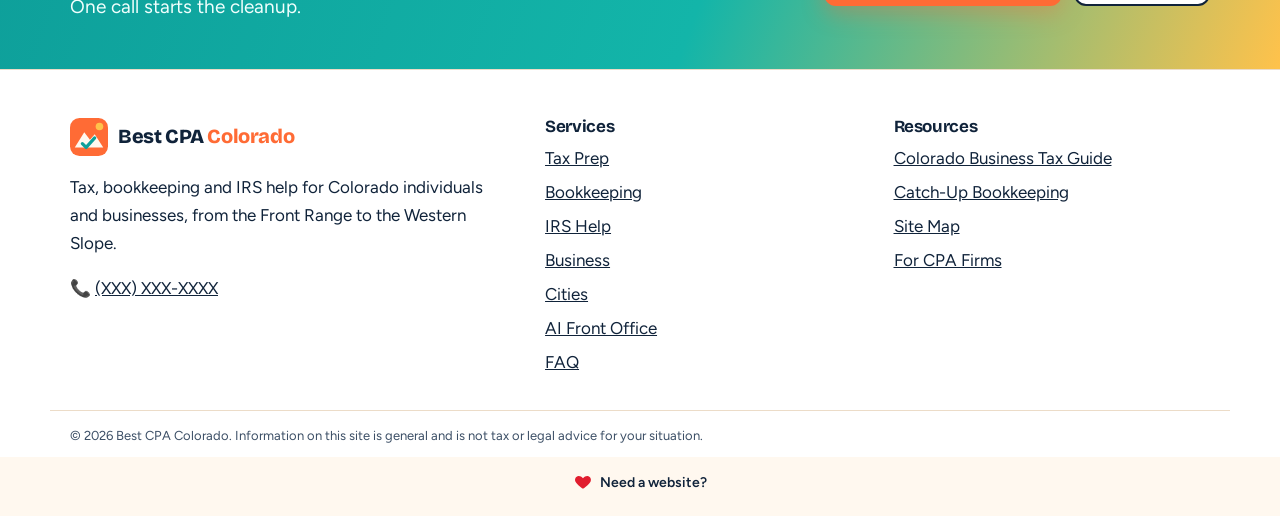
<file: colorado-cities/index.html>
<!doctype html><html lang="en"><head><meta charset="utf-8"><script>document.documentElement.className+=' js'</script>
<meta name="viewport" content="width=device-width,initial-scale=1">
<title>Colorado CPA by City | Springs, Fort Collins, Boulder &amp; More | Best CPA Colorado</title>
<meta name="description" content="CPA, tax and bookkeeping help across Colorado: Colorado Springs, Aurora, Fort Collins, Boulder, Lakewood, Greeley, Pueblo, Grand Junction and more.">
<link rel="canonical" href="https://www.bestcpacolorado.com/colorado-cities/">
<meta name="robots" content="index,follow,max-image-preview:large">
<meta property="og:type" content="website"><meta property="og:site_name" content="Best CPA Colorado"><meta property="og:title" content="Colorado CPA by City | Springs, Fort Collins, Boulder &amp; More | Best CPA Colorado"><meta property="og:description" content="CPA, tax and bookkeeping help across Colorado: Colorado Springs, Aurora, Fort Collins, Boulder, Lakewood, Greeley, Pueblo, Grand Junction and more."><meta property="og:url" content="https://www.bestcpacolorado.com/colorado-cities/"><meta property="og:image" content="https://www.bestcpacolorado.com/assets/og.png">
<meta name="twitter:card" content="summary_large_image">
<meta name="theme-color" content="#FF6B35">
<link rel="icon" href="/favicon.svg" type="image/svg+xml"><link rel="icon" href="/favicon-32.png" sizes="32x32"><link rel="apple-touch-icon" href="/apple-touch-icon.png">
<link rel="preconnect" href="https://fonts.googleapis.com"><link rel="preconnect" href="https://fonts.gstatic.com" crossorigin>
<link href="https://fonts.googleapis.com/css2?family=Bricolage+Grotesque:opsz,wght@12..96,700;12..96,800&family=Figtree:wght@400;600;700&display=swap" rel="stylesheet">
<link rel="stylesheet" href="/assets/style.css">
<script type="application/ld+json">{"@context": "https://schema.org", "@graph": [{"@type": "AccountingService", "@id": "https://www.bestcpacolorado.com/#org", "name": "Best CPA Colorado", "url": "https://www.bestcpacolorado.com/", "logo": "https://www.bestcpacolorado.com/assets/icon-512.png", "image": "https://www.bestcpacolorado.com/assets/og.png", "areaServed": {"@type": "State", "name": "Colorado"}, "description": "Colorado CPA, tax preparation, bookkeeping and IRS tax resolution help for individuals and businesses statewide.", "knowsAbout": ["Colorado tax preparation", "Bookkeeping", "IRS tax resolution", "Small business accounting", "Colorado sales tax"]}, {"@type": "WebSite", "@id": "https://www.bestcpacolorado.com/#site", "url": "https://www.bestcpacolorado.com/", "name": "Best CPA Colorado", "publisher": {"@id": "https://www.bestcpacolorado.com/#org"}, "inLanguage": "en-US"}, {"@type": "WebPage", "@id": "https://www.bestcpacolorado.com/colorado-cities/#page", "url": "https://www.bestcpacolorado.com/colorado-cities/", "name": "Colorado CPA by City | Springs, Fort Collins, Boulder & More | Best CPA Colorado", "description": "CPA, tax and bookkeeping help across Colorado: Colorado Springs, Aurora, Fort Collins, Boulder, Lakewood, Greeley, Pueblo, Grand Junction and more.", "isPartOf": {"@id": "https://www.bestcpacolorado.com/#site"}, "about": {"@id": "https://www.bestcpacolorado.com/#org"}, "dateModified": "2026-11-05", "inLanguage": "en-US", "speakable": {"@type": "SpeakableSpecification", "cssSelector": [".speak-1", ".speak-2"]}, "breadcrumb": {"@id": "https://www.bestcpacolorado.com/colorado-cities/#crumbs"}}, {"@type": "BreadcrumbList", "@id": "https://www.bestcpacolorado.com/colorado-cities/#crumbs", "itemListElement": [{"@type": "ListItem", "position": 1, "name": "Home", "item": "https://www.bestcpacolorado.com/"}, {"@type": "ListItem", "position": 2, "name": "Colorado Cities", "item": "https://www.bestcpacolorado.com/colorado-cities/"}]}, {"@type": "FAQPage", "@id": "https://www.bestcpacolorado.com/colorado-cities/#faq", "mainEntity": [{"@type": "Question", "name": "Do I need a CPA in my own city?", "acceptedAnswer": {"@type": "Answer", "text": "Not necessarily. Most tax and bookkeeping work happens securely online. What matters more is a CPA who knows Colorado's state and local rules, including your city's sales tax setup."}}, {"@type": "Question", "name": "Does my city collect its own sales tax?", "acceptedAnswer": {"@type": "Answer", "text": "Many Colorado home-rule cities do. Check the city's finance department or the state's SUTS portal to see whether your city participates."}}]}]}</script>
</head><body><div class="claim-strip"><a href="/claim-this-site/"><b>Colorado CPA firms:</b> this site is available to one firm. See what's inside →</a></div>
<header class="site-header" id="top">
  <div class="wrap hdr">
    <a class="brand" href="/" aria-label="Best CPA Colorado home"><svg class="logo-mark" viewBox="0 0 40 40" aria-hidden="true"><rect width="40" height="40" rx="10" fill="#FF6B35"/><path d="M5 31 L15 15 L21 23 L26 17 L35 31 Z" fill="#FFF8EF"/><path d="M13 27 l4 4 l9 -10" stroke="#0E9F9A" stroke-width="3.4" fill="none" stroke-linecap="round" stroke-linejoin="round"/><circle cx="31" cy="9" r="4" fill="#FFC24B"/></svg><span>Best CPA <em>Colorado</em></span></a>
    <nav class="main-nav" id="mainnav" aria-label="Main"><a href="/tax-preparation/">Tax Prep</a><a href="/bookkeeping-services/">Bookkeeping</a><a href="/irs-tax-resolution/">IRS Help</a><a href="/small-business-accounting/">Business</a><a href="/colorado-cities/" aria-current="page">Cities</a><a href="/ai-automation/">AI Front Office</a><a href="/faq/">FAQ</a></nav>
    <a class="btn btn-call hdr-call" href="tel:+1XXXXXXXXXX">📞 <span>(XXX) XXX-XXXX</span></a>
    <button class="burger" aria-label="Open menu" aria-expanded="false" aria-controls="mainnav"><span></span><span></span><span></span></button>
  </div>
</header><main><section class="page-hero"><svg class="ridges" viewBox="0 0 1440 420" preserveAspectRatio="none" aria-hidden="true">
<defs><linearGradient id="rg1" x1="0" y1="0" x2="0" y2="1"><stop offset="0" stop-color="#8fd8d3"/><stop offset="1" stop-color="#c7eeea"/></linearGradient>
<linearGradient id="rg2" x1="0" y1="0" x2="0" y2="1"><stop offset="0" stop-color="#0E9F9A"/><stop offset="1" stop-color="#5cc6bf"/></linearGradient>
<linearGradient id="rg3" x1="0" y1="0" x2="0" y2="1"><stop offset="0" stop-color="#ffd1b8"/><stop offset="1" stop-color="#FFF8EF"/></linearGradient></defs>
<g class="r r1"><path fill="url(#rg1)" opacity=".55" d="M0 250 L120 170 L210 215 L330 110 L440 190 L560 120 L690 205 L800 95 L930 180 L1050 130 L1170 200 L1300 120 L1440 190 L1440 420 L0 420Z"/></g>
<g class="r r2"><path fill="url(#rg2)" opacity=".35" d="M0 300 L150 230 L260 280 L390 200 L520 270 L640 215 L770 290 L900 210 L1030 280 L1160 225 L1300 285 L1440 240 L1440 420 L0 420Z"/></g>
<g class="r r3"><path fill="url(#rg3)" d="M0 350 L180 300 L330 335 L480 290 L640 340 L800 300 L960 345 L1120 305 L1280 340 L1440 310 L1440 420 L0 420Z"/></g>
<polyline class="growth" fill="none" stroke="#FF6B35" stroke-width="4" stroke-linecap="round" stroke-linejoin="round" points="60,330 260,300 420,310 600,250 760,265 920,190 1080,205 1240,130 1380,95"/>
<circle class="growth-dot" cx="1380" cy="95" r="9" fill="#FF6B35"/>
</svg><div class="wrap"><nav class="crumbs" aria-label="Breadcrumb"><a href="/">Home</a> › <span>Colorado Cities</span></nav><h1 class="speak-1">CPA help in every corner of Colorado.</h1><p class="sub speak-2">Fifteen cities, one standard: clear answers and returns done right.</p>
<div class="hero-ctas"><a class="btn btn-sun" href="tel:+1XXXXXXXXXX">📞 Call (XXX) XXX-XXXX</a><button class="btn btn-ghost" data-open-bot>Ask Summit</button></div></div></section>
<div class="wrap article"><article>
<h2>Local knowledge matters in Colorado</h2>
<p>Colorado's tax rules change at the city line. Sales tax rates, home-rule licensing and occupational privilege taxes can all differ a few miles apart. Here's what tends to come up in each community.</p>
<div class="grid2" style="margin-top:20px"><div class="card" id="colorado-springs"><h3>Colorado Springs</h3><p>Military families, defense contractors and a booming service economy. Common needs: military-related tax rules, multi-state filings for people who move often, and payroll for growing local businesses.</p></div><div class="card" id="aurora"><h3>Aurora</h3><p>One of Colorado's largest and most diverse cities, home to the Anschutz Medical Campus. Aurora has its own occupational privilege tax and is a home-rule city for sales tax purposes.</p></div><div class="card" id="fort-collins"><h3>Fort Collins</h3><p>A university town with a thriving brewing, tech and research scene. Startups, side businesses and Colorado State University staff all bring different tax questions.</p></div><div class="card" id="boulder"><h3>Boulder</h3><p>Startups, researchers and outdoor brands. Equity compensation, angel investments and fast-growing companies mean tax planning matters early.</p></div><div class="card" id="lakewood"><h3>Lakewood</h3><p>A large west-metro city full of established small businesses and families. Homeowners, landlords and trades businesses make up much of the demand.</p></div><div class="card" id="thornton"><h3>Thornton</h3><p>A fast-growing north-metro city with lots of young families and new businesses. Payroll setup and first-time business returns are common needs.</p></div><div class="card" id="arvada"><h3>Arvada</h3><p>Historic Olde Town plus growing neighborhoods. Retail, restaurants and home-based businesses lead the way.</p></div><div class="card" id="westminster"><h3>Westminster</h3><p>Between Denver and Boulder, with many commuters and contractors. Multi-city sales tax and home-office questions come up often.</p></div><div class="card" id="greeley"><h3>Greeley</h3><p>Agriculture, food processing and energy anchor the economy. Farm income, equipment depreciation and seasonal payroll all need specialized care.</p></div><div class="card" id="pueblo"><h3>Pueblo</h3><p>Steel heritage, a growing arts district and lower living costs. Retirees, small manufacturers and family businesses are common clients.</p></div><div class="card" id="longmont"><h3>Longmont</h3><p>Tech, craft beverages and a strong small-business core. Many owners split time between Boulder County and the wider metro.</p></div><div class="card" id="loveland"><h3>Loveland</h3><p>Known for its sculpture and arts community, plus growing light industry. Artists and makers often need help with self-employment tax and sales tax on their work.</p></div><div class="card" id="castle-rock"><h3>Castle Rock</h3><p>One of the fastest-growing towns in Douglas County. New homeowners, contractors and franchise owners drive demand.</p></div><div class="card" id="broomfield"><h3>Broomfield</h3><p>A city and county in one, with corporate campuses and commuters. Remote and hybrid workers often have multi-jurisdiction questions.</p></div><div class="card" id="grand-junction"><h3>Grand Junction</h3><p>The hub of the Western Slope: orchards, vineyards, energy and outdoor recreation. Agricultural and seasonal businesses benefit from year-round planning.</p></div></div>
<h2>Denver?</h2>
<p>Denver has its own occupational privilege tax, its own sales tax rules and a big small-business economy. We built a dedicated resource for it: <a href="https://www.bestdenveraccountant.com/">Denver accountant help</a>.</p>
<section class="faq" style="padding:30px 0 0"><h2>Questions people ask</h2><details><summary>Do I need a CPA in my own city?</summary><p>Not necessarily. Most tax and bookkeeping work happens securely online. What matters more is a CPA who knows Colorado's state and local rules, including your city's sales tax setup.</p></details><details><summary>Does my city collect its own sales tax?</summary><p>Many Colorado home-rule cities do. Check the city's finance department or the state's SUTS portal to see whether your city participates.</p></details></section></article><aside class="rail"><div class="card"><h3>Talk it through</h3><p>Ten minutes on the phone beats ten hours of worrying.</p>
<a class="btn btn-sun" href="tel:+1XXXXXXXXXX">📞 (XXX) XXX-XXXX</a><button class="btn btn-teal" data-open-bot>Ask Summit</button></div>
<div class="card"><h3>Keep reading</h3><ul class="tick"><li><a href="/colorado-tax-guide/">Colorado Business Tax Guide</a></li><li><a href="/small-business-accounting/">Small Business Accounting</a></li></ul></div>
<div class="card" style="background:var(--ink);border-color:var(--ink)"><h3 style="color:#fff">Own a Colorado firm?</h3><p style="color:#dbe7f3">This site is available to one CPA or bookkeeping firm.</p><a class="btn btn-sun" href="/claim-this-site/">See what's included</a></div></aside></div></main><section class="cta-band"><div class="wrap cta-inner">
  <div><h2>Stop carrying it alone.</h2><p>One call starts the cleanup.</p></div>
  <div class="cta-btns"><a class="btn btn-sun" href="tel:+1XXXXXXXXXX">📞 Call (XXX) XXX-XXXX</a><button class="btn btn-ghost" data-open-bot>Ask Summit</button></div>
</div></section>
<footer class="site-footer"><div class="wrap ft">
  <div><a class="brand" href="/"><svg class="logo-mark" viewBox="0 0 40 40" aria-hidden="true"><rect width="40" height="40" rx="10" fill="#FF6B35"/><path d="M5 31 L15 15 L21 23 L26 17 L35 31 Z" fill="#FFF8EF"/><path d="M13 27 l4 4 l9 -10" stroke="#0E9F9A" stroke-width="3.4" fill="none" stroke-linecap="round" stroke-linejoin="round"/><circle cx="31" cy="9" r="4" fill="#FFC24B"/></svg><span>Best CPA <em>Colorado</em></span></a>
  <p>Tax, bookkeeping and IRS help for Colorado individuals and businesses, from the Front Range to the Western Slope.</p>
  <p class="ft-phone">📞 <a href="tel:+1XXXXXXXXXX">(XXX) XXX-XXXX</a></p></div>
  <div><h3>Services</h3><ul><li><a href="/tax-preparation/">Tax Prep</a></li><li><a href="/bookkeeping-services/">Bookkeeping</a></li><li><a href="/irs-tax-resolution/">IRS Help</a></li><li><a href="/small-business-accounting/">Business</a></li><li><a href="/colorado-cities/">Cities</a></li><li><a href="/ai-automation/">AI Front Office</a></li><li><a href="/faq/">FAQ</a></li></ul></div>
  <div><h3>Resources</h3><ul><li><a href="/colorado-tax-guide/">Colorado Business Tax Guide</a></li><li><a href="/catch-up-bookkeeping/">Catch-Up Bookkeeping</a></li><li><a href="/sitemap/">Site Map</a></li><li><a href="/claim-this-site/">For CPA Firms</a></li></ul></div>
</div><p class="wrap fine">© 2026 Best CPA Colorado. Information on this site is general and is not tax or legal advice for your situation.</p></footer>
<div class="sig-heart"><svg viewBox="0 0 24 24" aria-hidden="true"><path fill="#e11d2e" d="M12 21s-7.5-4.6-10-9.3C.4 8.4 2.3 4.5 6 4.1c2.2-.2 4 .9 6 3 2-2.1 3.8-3.2 6-3 3.7.4 5.6 4.3 4 7.6C19.5 16.4 12 21 12 21z"/></svg><a href="https://eyetoad.com/" rel="nofollow">Need a website?</a></div><script src="/assets/site.js" defer></script><script src="/assets/summit.js" defer></script></body></html>
</file>
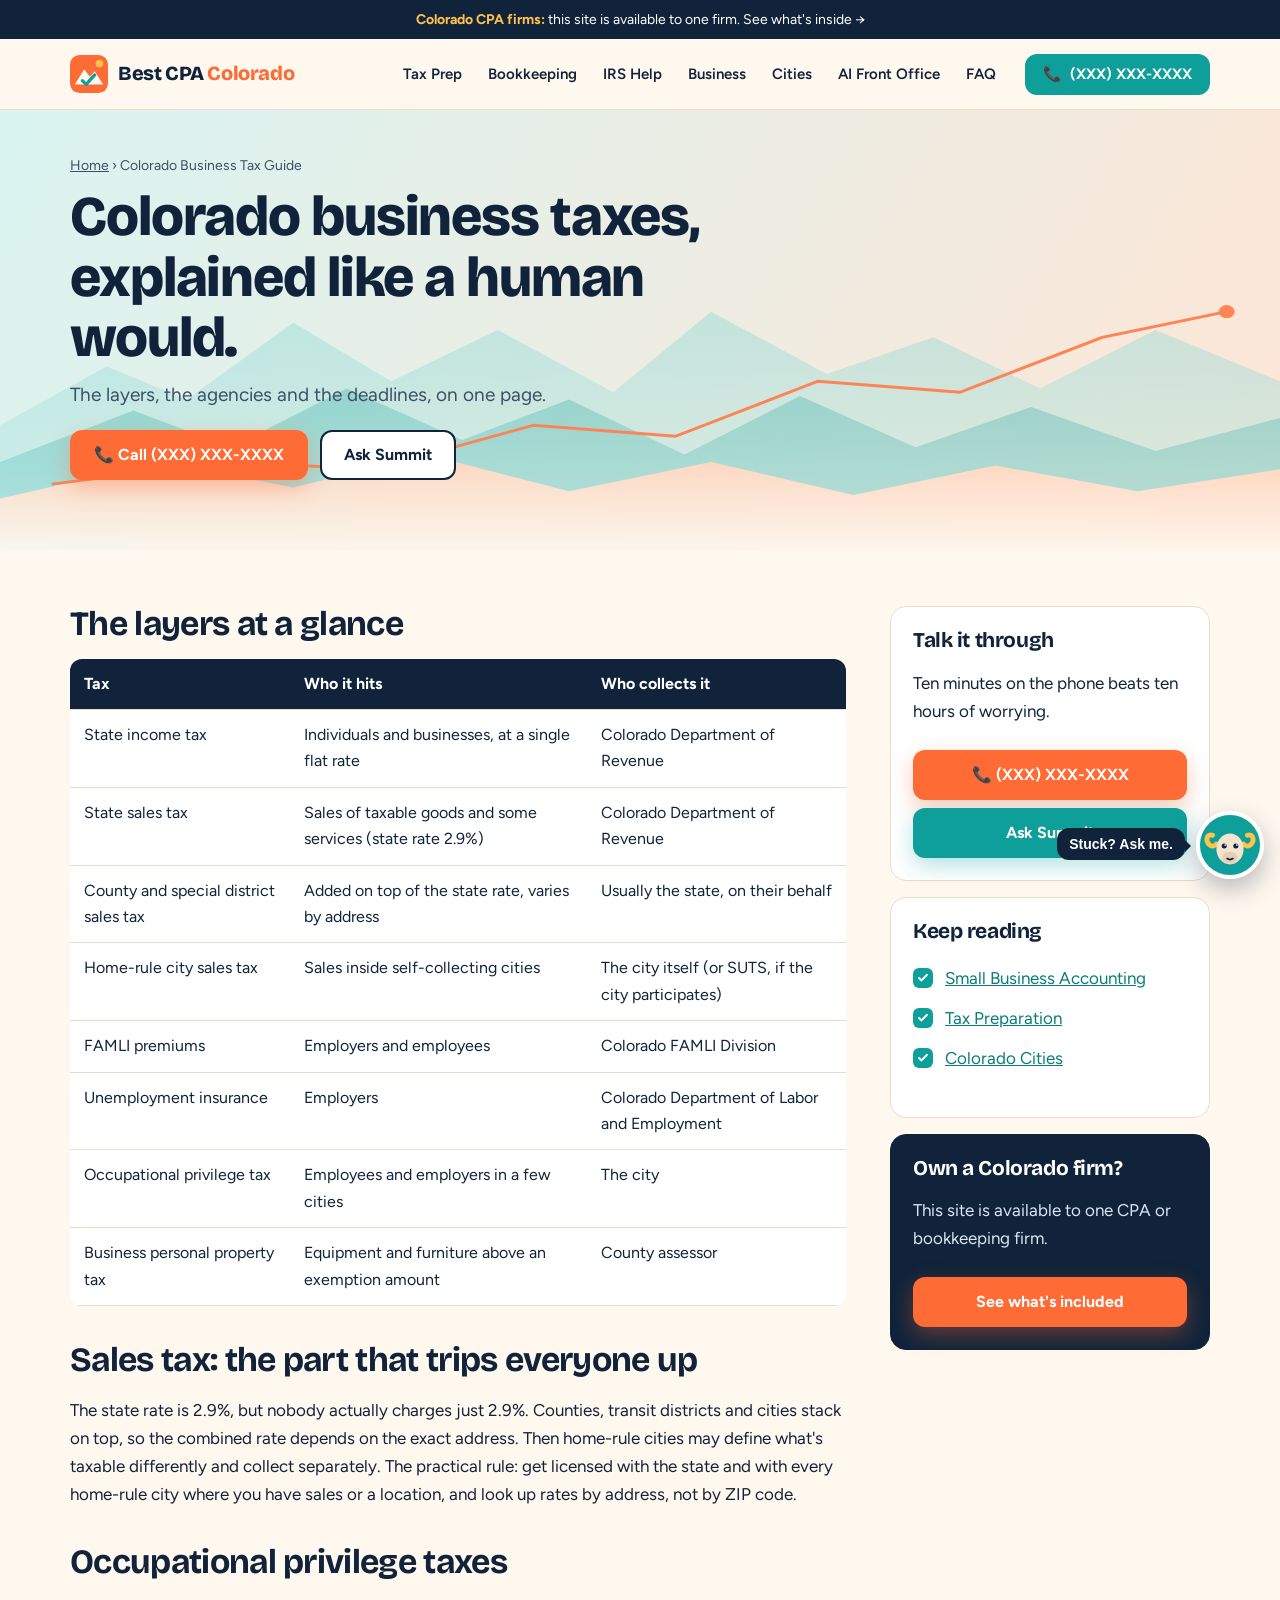
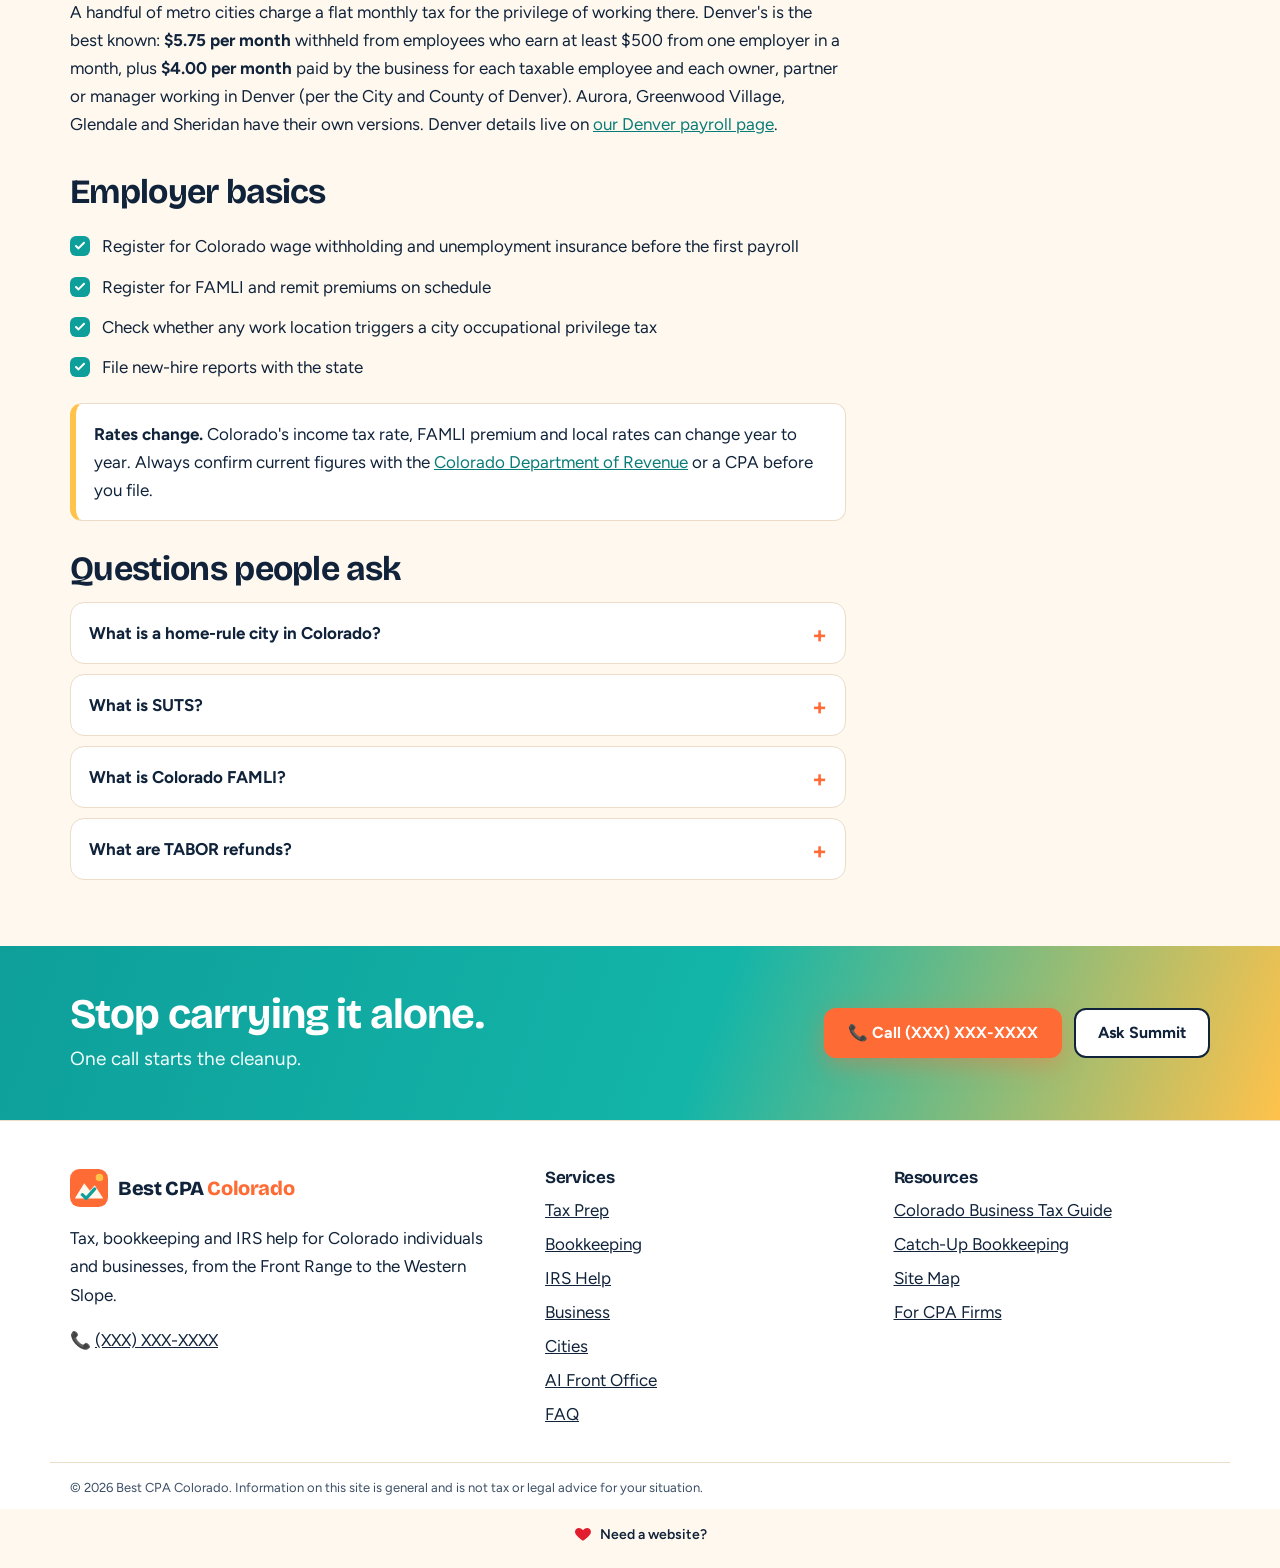
<file: colorado-tax-guide/index.html>
<!doctype html><html lang="en"><head><meta charset="utf-8"><script>document.documentElement.className+=' js'</script>
<meta name="viewport" content="width=device-width,initial-scale=1">
<title>Colorado Business Tax Guide | Sales Tax, Home-Rule, FAMLI &amp; More</title>
<meta name="description" content="A plain-English guide to Colorado business taxes: state income tax, layered sales tax, home-rule cities, SUTS, FAMLI, occupational privilege taxes and TABOR refunds.">
<link rel="canonical" href="https://www.bestcpacolorado.com/colorado-tax-guide/">
<meta name="robots" content="index,follow,max-image-preview:large">
<meta property="og:type" content="website"><meta property="og:site_name" content="Best CPA Colorado"><meta property="og:title" content="Colorado Business Tax Guide | Sales Tax, Home-Rule, FAMLI &amp; More"><meta property="og:description" content="A plain-English guide to Colorado business taxes: state income tax, layered sales tax, home-rule cities, SUTS, FAMLI, occupational privilege taxes and TABOR refunds."><meta property="og:url" content="https://www.bestcpacolorado.com/colorado-tax-guide/"><meta property="og:image" content="https://www.bestcpacolorado.com/assets/og.png">
<meta name="twitter:card" content="summary_large_image">
<meta name="theme-color" content="#FF6B35">
<link rel="icon" href="/favicon.svg" type="image/svg+xml"><link rel="icon" href="/favicon-32.png" sizes="32x32"><link rel="apple-touch-icon" href="/apple-touch-icon.png">
<link rel="preconnect" href="https://fonts.googleapis.com"><link rel="preconnect" href="https://fonts.gstatic.com" crossorigin>
<link href="https://fonts.googleapis.com/css2?family=Bricolage+Grotesque:opsz,wght@12..96,700;12..96,800&family=Figtree:wght@400;600;700&display=swap" rel="stylesheet">
<link rel="stylesheet" href="/assets/style.css">
<script type="application/ld+json">{"@context": "https://schema.org", "@graph": [{"@type": "AccountingService", "@id": "https://www.bestcpacolorado.com/#org", "name": "Best CPA Colorado", "url": "https://www.bestcpacolorado.com/", "logo": "https://www.bestcpacolorado.com/assets/icon-512.png", "image": "https://www.bestcpacolorado.com/assets/og.png", "areaServed": {"@type": "State", "name": "Colorado"}, "description": "Colorado CPA, tax preparation, bookkeeping and IRS tax resolution help for individuals and businesses statewide.", "knowsAbout": ["Colorado tax preparation", "Bookkeeping", "IRS tax resolution", "Small business accounting", "Colorado sales tax"]}, {"@type": "WebSite", "@id": "https://www.bestcpacolorado.com/#site", "url": "https://www.bestcpacolorado.com/", "name": "Best CPA Colorado", "publisher": {"@id": "https://www.bestcpacolorado.com/#org"}, "inLanguage": "en-US"}, {"@type": "WebPage", "@id": "https://www.bestcpacolorado.com/colorado-tax-guide/#page", "url": "https://www.bestcpacolorado.com/colorado-tax-guide/", "name": "Colorado Business Tax Guide | Sales Tax, Home-Rule, FAMLI & More", "description": "A plain-English guide to Colorado business taxes: state income tax, layered sales tax, home-rule cities, SUTS, FAMLI, occupational privilege taxes and TABOR refunds.", "isPartOf": {"@id": "https://www.bestcpacolorado.com/#site"}, "about": {"@id": "https://www.bestcpacolorado.com/#org"}, "dateModified": "2026-11-05", "inLanguage": "en-US", "speakable": {"@type": "SpeakableSpecification", "cssSelector": [".speak-1", ".speak-2"]}, "breadcrumb": {"@id": "https://www.bestcpacolorado.com/colorado-tax-guide/#crumbs"}}, {"@type": "BreadcrumbList", "@id": "https://www.bestcpacolorado.com/colorado-tax-guide/#crumbs", "itemListElement": [{"@type": "ListItem", "position": 1, "name": "Home", "item": "https://www.bestcpacolorado.com/"}, {"@type": "ListItem", "position": 2, "name": "Colorado Business Tax Guide", "item": "https://www.bestcpacolorado.com/colorado-tax-guide/"}]}, {"@type": "FAQPage", "@id": "https://www.bestcpacolorado.com/colorado-tax-guide/#faq", "mainEntity": [{"@type": "Question", "name": "What is a home-rule city in Colorado?", "acceptedAnswer": {"@type": "Answer", "text": "A city that adopted its own charter under the Colorado Constitution. Many home-rule cities set their own sales tax rules and collect the tax themselves instead of through the state."}}, {"@type": "Question", "name": "What is SUTS?", "acceptedAnswer": {"@type": "Answer", "text": "Colorado's Sales and Use Tax System, a state portal that lets businesses file and pay sales tax for many participating jurisdictions, including some home-rule cities, in one place."}}, {"@type": "Question", "name": "What is Colorado FAMLI?", "acceptedAnswer": {"@type": "Answer", "text": "Colorado's paid family and medical leave insurance program. Most employers and employees share premiums based on wages, and the rate is set by the state each year."}}, {"@type": "Question", "name": "What are TABOR refunds?", "acceptedAnswer": {"@type": "Answer", "text": "Colorado's Taxpayer's Bill of Rights caps how much revenue the state can keep. In years it collects more, the excess is refunded to taxpayers, usually through the income tax return."}}]}]}</script>
</head><body><div class="claim-strip"><a href="/claim-this-site/"><b>Colorado CPA firms:</b> this site is available to one firm. See what's inside →</a></div>
<header class="site-header" id="top">
  <div class="wrap hdr">
    <a class="brand" href="/" aria-label="Best CPA Colorado home"><svg class="logo-mark" viewBox="0 0 40 40" aria-hidden="true"><rect width="40" height="40" rx="10" fill="#FF6B35"/><path d="M5 31 L15 15 L21 23 L26 17 L35 31 Z" fill="#FFF8EF"/><path d="M13 27 l4 4 l9 -10" stroke="#0E9F9A" stroke-width="3.4" fill="none" stroke-linecap="round" stroke-linejoin="round"/><circle cx="31" cy="9" r="4" fill="#FFC24B"/></svg><span>Best CPA <em>Colorado</em></span></a>
    <nav class="main-nav" id="mainnav" aria-label="Main"><a href="/tax-preparation/">Tax Prep</a><a href="/bookkeeping-services/">Bookkeeping</a><a href="/irs-tax-resolution/">IRS Help</a><a href="/small-business-accounting/">Business</a><a href="/colorado-cities/">Cities</a><a href="/ai-automation/">AI Front Office</a><a href="/faq/">FAQ</a></nav>
    <a class="btn btn-call hdr-call" href="tel:+1XXXXXXXXXX">📞 <span>(XXX) XXX-XXXX</span></a>
    <button class="burger" aria-label="Open menu" aria-expanded="false" aria-controls="mainnav"><span></span><span></span><span></span></button>
  </div>
</header><main><section class="page-hero"><svg class="ridges" viewBox="0 0 1440 420" preserveAspectRatio="none" aria-hidden="true">
<defs><linearGradient id="rg1" x1="0" y1="0" x2="0" y2="1"><stop offset="0" stop-color="#8fd8d3"/><stop offset="1" stop-color="#c7eeea"/></linearGradient>
<linearGradient id="rg2" x1="0" y1="0" x2="0" y2="1"><stop offset="0" stop-color="#0E9F9A"/><stop offset="1" stop-color="#5cc6bf"/></linearGradient>
<linearGradient id="rg3" x1="0" y1="0" x2="0" y2="1"><stop offset="0" stop-color="#ffd1b8"/><stop offset="1" stop-color="#FFF8EF"/></linearGradient></defs>
<g class="r r1"><path fill="url(#rg1)" opacity=".55" d="M0 250 L120 170 L210 215 L330 110 L440 190 L560 120 L690 205 L800 95 L930 180 L1050 130 L1170 200 L1300 120 L1440 190 L1440 420 L0 420Z"/></g>
<g class="r r2"><path fill="url(#rg2)" opacity=".35" d="M0 300 L150 230 L260 280 L390 200 L520 270 L640 215 L770 290 L900 210 L1030 280 L1160 225 L1300 285 L1440 240 L1440 420 L0 420Z"/></g>
<g class="r r3"><path fill="url(#rg3)" d="M0 350 L180 300 L330 335 L480 290 L640 340 L800 300 L960 345 L1120 305 L1280 340 L1440 310 L1440 420 L0 420Z"/></g>
<polyline class="growth" fill="none" stroke="#FF6B35" stroke-width="4" stroke-linecap="round" stroke-linejoin="round" points="60,330 260,300 420,310 600,250 760,265 920,190 1080,205 1240,130 1380,95"/>
<circle class="growth-dot" cx="1380" cy="95" r="9" fill="#FF6B35"/>
</svg><div class="wrap"><nav class="crumbs" aria-label="Breadcrumb"><a href="/">Home</a> › <span>Colorado Business Tax Guide</span></nav><h1 class="speak-1">Colorado business taxes, explained like a human would.</h1><p class="sub speak-2">The layers, the agencies and the deadlines, on one page.</p>
<div class="hero-ctas"><a class="btn btn-sun" href="tel:+1XXXXXXXXXX">📞 Call (XXX) XXX-XXXX</a><button class="btn btn-ghost" data-open-bot>Ask Summit</button></div></div></section>
<div class="wrap article"><article>
<h2>The layers at a glance</h2>
<table class="t"><tr><th>Tax</th><th>Who it hits</th><th>Who collects it</th></tr>
<tr><td>State income tax</td><td>Individuals and businesses, at a single flat rate</td><td>Colorado Department of Revenue</td></tr>
<tr><td>State sales tax</td><td>Sales of taxable goods and some services (state rate 2.9%)</td><td>Colorado Department of Revenue</td></tr>
<tr><td>County and special district sales tax</td><td>Added on top of the state rate, varies by address</td><td>Usually the state, on their behalf</td></tr>
<tr><td>Home-rule city sales tax</td><td>Sales inside self-collecting cities</td><td>The city itself (or SUTS, if the city participates)</td></tr>
<tr><td>FAMLI premiums</td><td>Employers and employees</td><td>Colorado FAMLI Division</td></tr>
<tr><td>Unemployment insurance</td><td>Employers</td><td>Colorado Department of Labor and Employment</td></tr>
<tr><td>Occupational privilege tax</td><td>Employees and employers in a few cities</td><td>The city</td></tr>
<tr><td>Business personal property tax</td><td>Equipment and furniture above an exemption amount</td><td>County assessor</td></tr>
</table>
<h2>Sales tax: the part that trips everyone up</h2>
<p>The state rate is 2.9%, but nobody actually charges just 2.9%. Counties, transit districts and cities stack on top, so the combined rate depends on the exact address. Then home-rule cities may define what's taxable differently and collect separately. The practical rule: get licensed with the state and with every home-rule city where you have sales or a location, and look up rates by address, not by ZIP code.</p>
<h2>Occupational privilege taxes</h2>
<p>A handful of metro cities charge a flat monthly tax for the privilege of working there. Denver's is the best known: <b>$5.75 per month</b> withheld from employees who earn at least $500 from one employer in a month, plus <b>$4.00 per month</b> paid by the business for each taxable employee and each owner, partner or manager working in Denver (per the City and County of Denver). Aurora, Greenwood Village, Glendale and Sheridan have their own versions. Denver details live on <a href="https://www.bestdenveraccountant.com/payroll-services-denver/">our Denver payroll page</a>.</p>
<h2>Employer basics</h2>
<ul class="tick">
<li>Register for Colorado wage withholding and unemployment insurance before the first payroll</li>
<li>Register for FAMLI and remit premiums on schedule</li>
<li>Check whether any work location triggers a city occupational privilege tax</li>
<li>File new-hire reports with the state</li>
</ul>
<div class="note"><b>Rates change.</b> Colorado's income tax rate, FAMLI premium and local rates can change year to year. Always confirm current figures with the <a href="https://tax.colorado.gov/" rel="noopener">Colorado Department of Revenue</a> or a CPA before you file.</div>
<section class="faq" style="padding:30px 0 0"><h2>Questions people ask</h2><details><summary>What is a home-rule city in Colorado?</summary><p>A city that adopted its own charter under the Colorado Constitution. Many home-rule cities set their own sales tax rules and collect the tax themselves instead of through the state.</p></details><details><summary>What is SUTS?</summary><p>Colorado's Sales and Use Tax System, a state portal that lets businesses file and pay sales tax for many participating jurisdictions, including some home-rule cities, in one place.</p></details><details><summary>What is Colorado FAMLI?</summary><p>Colorado's paid family and medical leave insurance program. Most employers and employees share premiums based on wages, and the rate is set by the state each year.</p></details><details><summary>What are TABOR refunds?</summary><p>Colorado's Taxpayer's Bill of Rights caps how much revenue the state can keep. In years it collects more, the excess is refunded to taxpayers, usually through the income tax return.</p></details></section></article><aside class="rail"><div class="card"><h3>Talk it through</h3><p>Ten minutes on the phone beats ten hours of worrying.</p>
<a class="btn btn-sun" href="tel:+1XXXXXXXXXX">📞 (XXX) XXX-XXXX</a><button class="btn btn-teal" data-open-bot>Ask Summit</button></div>
<div class="card"><h3>Keep reading</h3><ul class="tick"><li><a href="/small-business-accounting/">Small Business Accounting</a></li><li><a href="/tax-preparation/">Tax Preparation</a></li><li><a href="/colorado-cities/">Colorado Cities</a></li></ul></div>
<div class="card" style="background:var(--ink);border-color:var(--ink)"><h3 style="color:#fff">Own a Colorado firm?</h3><p style="color:#dbe7f3">This site is available to one CPA or bookkeeping firm.</p><a class="btn btn-sun" href="/claim-this-site/">See what's included</a></div></aside></div></main><section class="cta-band"><div class="wrap cta-inner">
  <div><h2>Stop carrying it alone.</h2><p>One call starts the cleanup.</p></div>
  <div class="cta-btns"><a class="btn btn-sun" href="tel:+1XXXXXXXXXX">📞 Call (XXX) XXX-XXXX</a><button class="btn btn-ghost" data-open-bot>Ask Summit</button></div>
</div></section>
<footer class="site-footer"><div class="wrap ft">
  <div><a class="brand" href="/"><svg class="logo-mark" viewBox="0 0 40 40" aria-hidden="true"><rect width="40" height="40" rx="10" fill="#FF6B35"/><path d="M5 31 L15 15 L21 23 L26 17 L35 31 Z" fill="#FFF8EF"/><path d="M13 27 l4 4 l9 -10" stroke="#0E9F9A" stroke-width="3.4" fill="none" stroke-linecap="round" stroke-linejoin="round"/><circle cx="31" cy="9" r="4" fill="#FFC24B"/></svg><span>Best CPA <em>Colorado</em></span></a>
  <p>Tax, bookkeeping and IRS help for Colorado individuals and businesses, from the Front Range to the Western Slope.</p>
  <p class="ft-phone">📞 <a href="tel:+1XXXXXXXXXX">(XXX) XXX-XXXX</a></p></div>
  <div><h3>Services</h3><ul><li><a href="/tax-preparation/">Tax Prep</a></li><li><a href="/bookkeeping-services/">Bookkeeping</a></li><li><a href="/irs-tax-resolution/">IRS Help</a></li><li><a href="/small-business-accounting/">Business</a></li><li><a href="/colorado-cities/">Cities</a></li><li><a href="/ai-automation/">AI Front Office</a></li><li><a href="/faq/">FAQ</a></li></ul></div>
  <div><h3>Resources</h3><ul><li><a href="/colorado-tax-guide/">Colorado Business Tax Guide</a></li><li><a href="/catch-up-bookkeeping/">Catch-Up Bookkeeping</a></li><li><a href="/sitemap/">Site Map</a></li><li><a href="/claim-this-site/">For CPA Firms</a></li></ul></div>
</div><p class="wrap fine">© 2026 Best CPA Colorado. Information on this site is general and is not tax or legal advice for your situation.</p></footer>
<div class="sig-heart"><svg viewBox="0 0 24 24" aria-hidden="true"><path fill="#e11d2e" d="M12 21s-7.5-4.6-10-9.3C.4 8.4 2.3 4.5 6 4.1c2.2-.2 4 .9 6 3 2-2.1 3.8-3.2 6-3 3.7.4 5.6 4.3 4 7.6C19.5 16.4 12 21 12 21z"/></svg><a href="https://eyetoad.com/" rel="nofollow">Need a website?</a></div><script src="/assets/site.js" defer></script><script src="/assets/summit.js" defer></script></body></html>
</file>
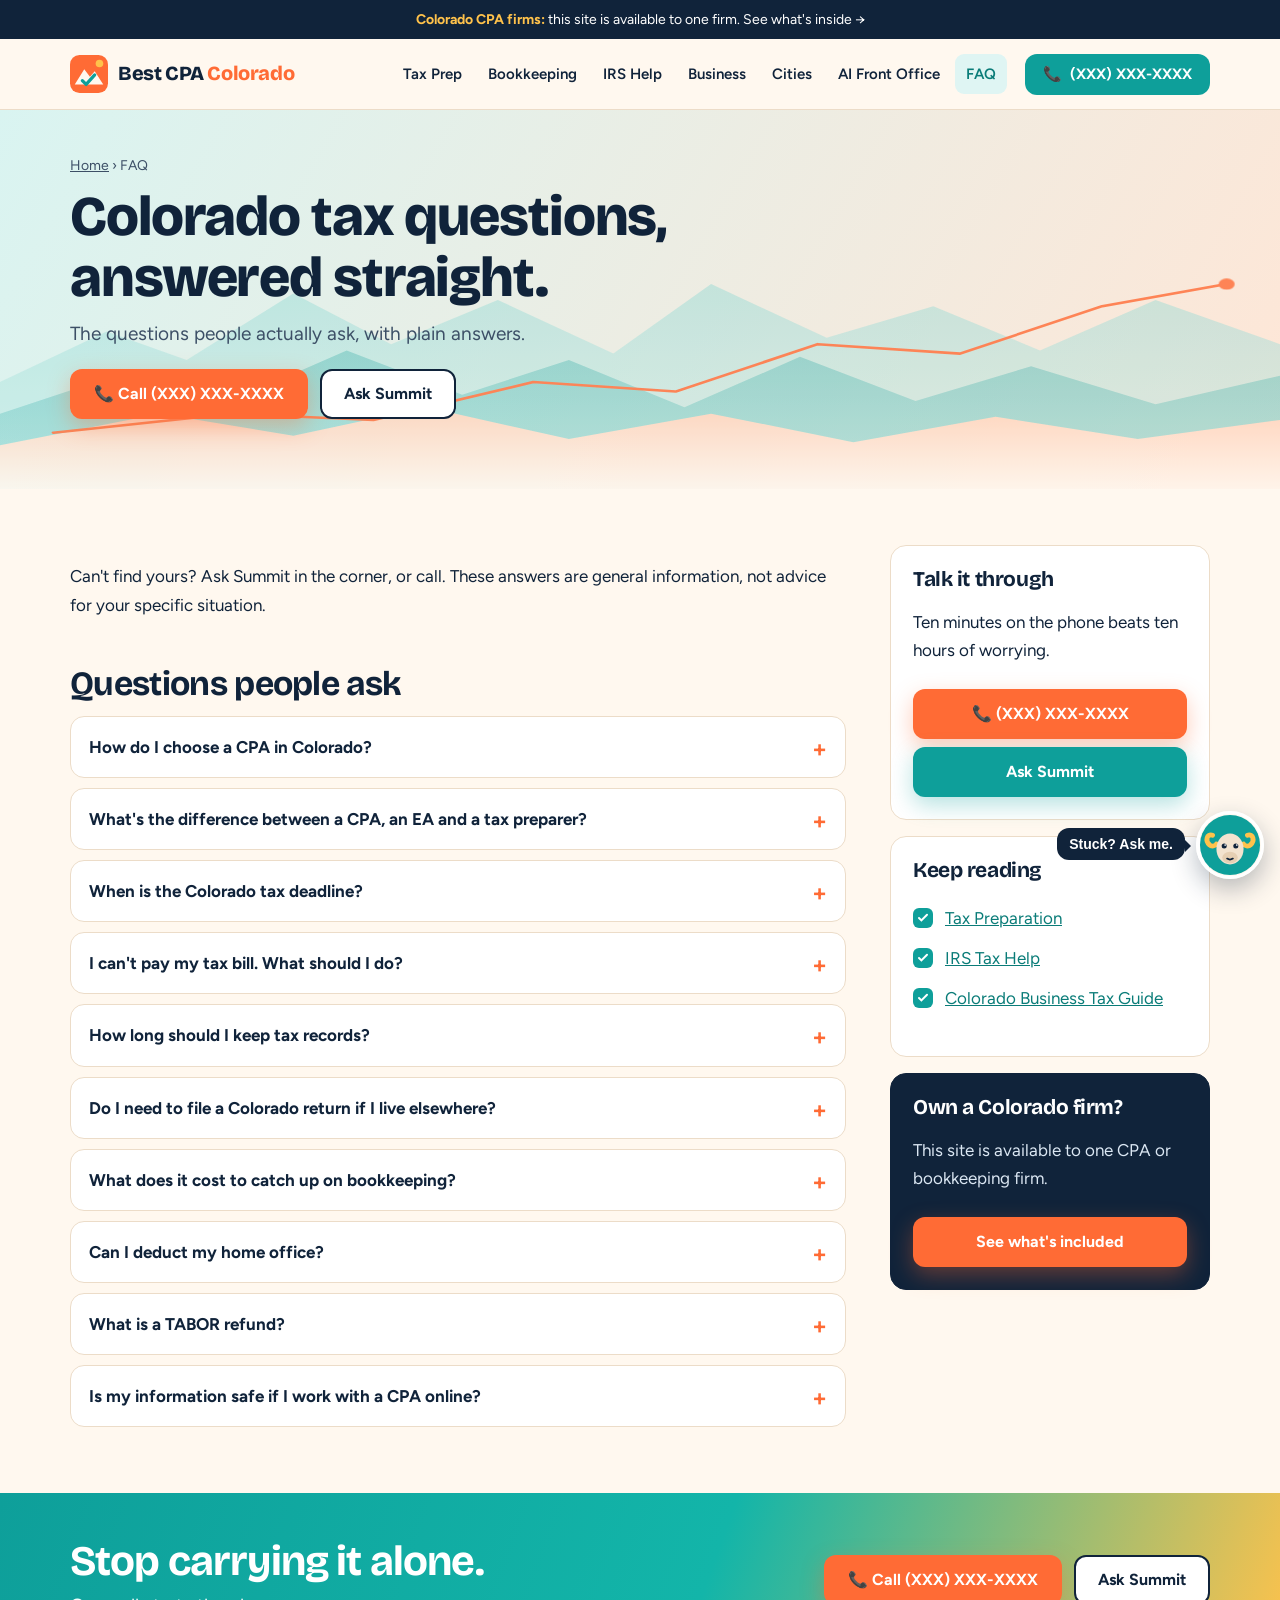
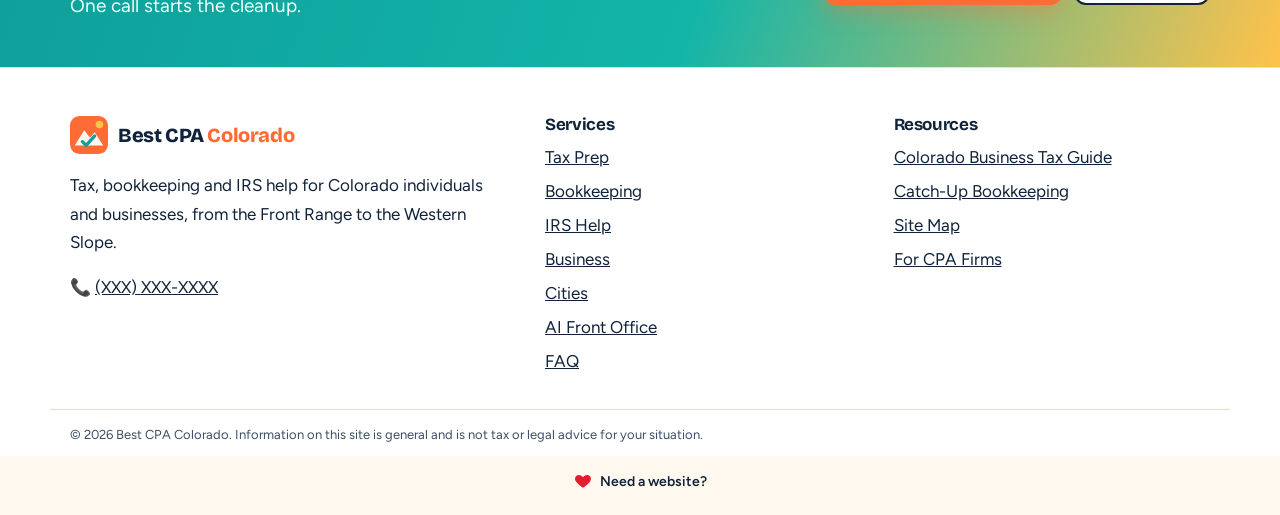
<file: faq/index.html>
<!doctype html><html lang="en"><head><meta charset="utf-8"><script>document.documentElement.className+=' js'</script>
<meta name="viewport" content="width=device-width,initial-scale=1">
<title>Colorado Tax &amp; CPA FAQ | Deadlines, Back Taxes &amp; Bookkeeping | Best CPA Colorado</title>
<meta name="description" content="Answers to common Colorado tax questions: deadlines, choosing a CPA, back taxes, payment plans, record keeping, TABOR refunds and more.">
<link rel="canonical" href="https://www.bestcpacolorado.com/faq/">
<meta name="robots" content="index,follow,max-image-preview:large">
<meta property="og:type" content="website"><meta property="og:site_name" content="Best CPA Colorado"><meta property="og:title" content="Colorado Tax &amp; CPA FAQ | Deadlines, Back Taxes &amp; Bookkeeping | Best CPA Colorado"><meta property="og:description" content="Answers to common Colorado tax questions: deadlines, choosing a CPA, back taxes, payment plans, record keeping, TABOR refunds and more."><meta property="og:url" content="https://www.bestcpacolorado.com/faq/"><meta property="og:image" content="https://www.bestcpacolorado.com/assets/og.png">
<meta name="twitter:card" content="summary_large_image">
<meta name="theme-color" content="#FF6B35">
<link rel="icon" href="/favicon.svg" type="image/svg+xml"><link rel="icon" href="/favicon-32.png" sizes="32x32"><link rel="apple-touch-icon" href="/apple-touch-icon.png">
<link rel="preconnect" href="https://fonts.googleapis.com"><link rel="preconnect" href="https://fonts.gstatic.com" crossorigin>
<link href="https://fonts.googleapis.com/css2?family=Bricolage+Grotesque:opsz,wght@12..96,700;12..96,800&family=Figtree:wght@400;600;700&display=swap" rel="stylesheet">
<link rel="stylesheet" href="/assets/style.css">
<script type="application/ld+json">{"@context": "https://schema.org", "@graph": [{"@type": "AccountingService", "@id": "https://www.bestcpacolorado.com/#org", "name": "Best CPA Colorado", "url": "https://www.bestcpacolorado.com/", "logo": "https://www.bestcpacolorado.com/assets/icon-512.png", "image": "https://www.bestcpacolorado.com/assets/og.png", "areaServed": {"@type": "State", "name": "Colorado"}, "description": "Colorado CPA, tax preparation, bookkeeping and IRS tax resolution help for individuals and businesses statewide.", "knowsAbout": ["Colorado tax preparation", "Bookkeeping", "IRS tax resolution", "Small business accounting", "Colorado sales tax"]}, {"@type": "WebSite", "@id": "https://www.bestcpacolorado.com/#site", "url": "https://www.bestcpacolorado.com/", "name": "Best CPA Colorado", "publisher": {"@id": "https://www.bestcpacolorado.com/#org"}, "inLanguage": "en-US"}, {"@type": "WebPage", "@id": "https://www.bestcpacolorado.com/faq/#page", "url": "https://www.bestcpacolorado.com/faq/", "name": "Colorado Tax & CPA FAQ | Deadlines, Back Taxes & Bookkeeping | Best CPA Colorado", "description": "Answers to common Colorado tax questions: deadlines, choosing a CPA, back taxes, payment plans, record keeping, TABOR refunds and more.", "isPartOf": {"@id": "https://www.bestcpacolorado.com/#site"}, "about": {"@id": "https://www.bestcpacolorado.com/#org"}, "dateModified": "2026-11-05", "inLanguage": "en-US", "speakable": {"@type": "SpeakableSpecification", "cssSelector": [".speak-1", ".speak-2"]}, "breadcrumb": {"@id": "https://www.bestcpacolorado.com/faq/#crumbs"}}, {"@type": "BreadcrumbList", "@id": "https://www.bestcpacolorado.com/faq/#crumbs", "itemListElement": [{"@type": "ListItem", "position": 1, "name": "Home", "item": "https://www.bestcpacolorado.com/"}, {"@type": "ListItem", "position": 2, "name": "FAQ", "item": "https://www.bestcpacolorado.com/faq/"}]}, {"@type": "FAQPage", "@id": "https://www.bestcpacolorado.com/faq/#faq", "mainEntity": [{"@type": "Question", "name": "How do I choose a CPA in Colorado?", "acceptedAnswer": {"@type": "Answer", "text": "Look for an active Colorado CPA license, experience with situations like yours (business, rental, IRS issues), clear pricing and fast communication. You can verify a license through the Colorado Division of Professions and Occupations."}}, {"@type": "Question", "name": "What's the difference between a CPA, an EA and a tax preparer?", "acceptedAnswer": {"@type": "Answer", "text": "CPAs are state-licensed accountants. Enrolled agents (EAs) are federally licensed tax specialists. Both can represent you before the IRS. Other preparers can prepare returns but have more limited representation rights."}}, {"@type": "Question", "name": "When is the Colorado tax deadline?", "acceptedAnswer": {"@type": "Answer", "text": "Individual returns follow the federal deadline, usually April 15, with an automatic six-month extension to file (not to pay)."}}, {"@type": "Question", "name": "I can't pay my tax bill. What should I do?", "acceptedAnswer": {"@type": "Answer", "text": "File on time anyway, pay what you can, and set up a payment plan with the IRS and, if needed, the Colorado Department of Revenue."}}, {"@type": "Question", "name": "How long should I keep tax records?", "acceptedAnswer": {"@type": "Answer", "text": "Generally at least three years after filing, and longer for property records and some situations. Many CPAs recommend seven years for business records."}}, {"@type": "Question", "name": "Do I need to file a Colorado return if I live elsewhere?", "acceptedAnswer": {"@type": "Answer", "text": "If you earned Colorado-source income above the filing threshold, you may need a nonresident Colorado return."}}, {"@type": "Question", "name": "What does it cost to catch up on bookkeeping?", "acceptedAnswer": {"@type": "Answer", "text": "It depends on how many accounts and months are involved. A quick call to review your situation gets you a real estimate."}}, {"@type": "Question", "name": "Can I deduct my home office?", "acceptedAnswer": {"@type": "Answer", "text": "If you're self-employed and use part of your home regularly and exclusively for business, often yes. Employees generally can't under current federal rules."}}, {"@type": "Question", "name": "What is a TABOR refund?", "acceptedAnswer": {"@type": "Answer", "text": "A refund of state revenue collected above Colorado's constitutional limit, usually delivered through your Colorado income tax return."}}, {"@type": "Question", "name": "Is my information safe if I work with a CPA online?", "acceptedAnswer": {"@type": "Answer", "text": "Reputable firms use encrypted client portals rather than email attachments for sensitive documents. Ask which portal a firm uses before sending anything."}}]}]}</script>
</head><body><div class="claim-strip"><a href="/claim-this-site/"><b>Colorado CPA firms:</b> this site is available to one firm. See what's inside →</a></div>
<header class="site-header" id="top">
  <div class="wrap hdr">
    <a class="brand" href="/" aria-label="Best CPA Colorado home"><svg class="logo-mark" viewBox="0 0 40 40" aria-hidden="true"><rect width="40" height="40" rx="10" fill="#FF6B35"/><path d="M5 31 L15 15 L21 23 L26 17 L35 31 Z" fill="#FFF8EF"/><path d="M13 27 l4 4 l9 -10" stroke="#0E9F9A" stroke-width="3.4" fill="none" stroke-linecap="round" stroke-linejoin="round"/><circle cx="31" cy="9" r="4" fill="#FFC24B"/></svg><span>Best CPA <em>Colorado</em></span></a>
    <nav class="main-nav" id="mainnav" aria-label="Main"><a href="/tax-preparation/">Tax Prep</a><a href="/bookkeeping-services/">Bookkeeping</a><a href="/irs-tax-resolution/">IRS Help</a><a href="/small-business-accounting/">Business</a><a href="/colorado-cities/">Cities</a><a href="/ai-automation/">AI Front Office</a><a href="/faq/" aria-current="page">FAQ</a></nav>
    <a class="btn btn-call hdr-call" href="tel:+1XXXXXXXXXX">📞 <span>(XXX) XXX-XXXX</span></a>
    <button class="burger" aria-label="Open menu" aria-expanded="false" aria-controls="mainnav"><span></span><span></span><span></span></button>
  </div>
</header><main><section class="page-hero"><svg class="ridges" viewBox="0 0 1440 420" preserveAspectRatio="none" aria-hidden="true">
<defs><linearGradient id="rg1" x1="0" y1="0" x2="0" y2="1"><stop offset="0" stop-color="#8fd8d3"/><stop offset="1" stop-color="#c7eeea"/></linearGradient>
<linearGradient id="rg2" x1="0" y1="0" x2="0" y2="1"><stop offset="0" stop-color="#0E9F9A"/><stop offset="1" stop-color="#5cc6bf"/></linearGradient>
<linearGradient id="rg3" x1="0" y1="0" x2="0" y2="1"><stop offset="0" stop-color="#ffd1b8"/><stop offset="1" stop-color="#FFF8EF"/></linearGradient></defs>
<g class="r r1"><path fill="url(#rg1)" opacity=".55" d="M0 250 L120 170 L210 215 L330 110 L440 190 L560 120 L690 205 L800 95 L930 180 L1050 130 L1170 200 L1300 120 L1440 190 L1440 420 L0 420Z"/></g>
<g class="r r2"><path fill="url(#rg2)" opacity=".35" d="M0 300 L150 230 L260 280 L390 200 L520 270 L640 215 L770 290 L900 210 L1030 280 L1160 225 L1300 285 L1440 240 L1440 420 L0 420Z"/></g>
<g class="r r3"><path fill="url(#rg3)" d="M0 350 L180 300 L330 335 L480 290 L640 340 L800 300 L960 345 L1120 305 L1280 340 L1440 310 L1440 420 L0 420Z"/></g>
<polyline class="growth" fill="none" stroke="#FF6B35" stroke-width="4" stroke-linecap="round" stroke-linejoin="round" points="60,330 260,300 420,310 600,250 760,265 920,190 1080,205 1240,130 1380,95"/>
<circle class="growth-dot" cx="1380" cy="95" r="9" fill="#FF6B35"/>
</svg><div class="wrap"><nav class="crumbs" aria-label="Breadcrumb"><a href="/">Home</a> › <span>FAQ</span></nav><h1 class="speak-1">Colorado tax questions, answered straight.</h1><p class="sub speak-2">The questions people actually ask, with plain answers.</p>
<div class="hero-ctas"><a class="btn btn-sun" href="tel:+1XXXXXXXXXX">📞 Call (XXX) XXX-XXXX</a><button class="btn btn-ghost" data-open-bot>Ask Summit</button></div></div></section>
<div class="wrap article"><article><p>Can't find yours? Ask Summit in the corner, or call. These answers are general information, not advice for your specific situation.</p><section class="faq" style="padding:30px 0 0"><h2>Questions people ask</h2><details><summary>How do I choose a CPA in Colorado?</summary><p>Look for an active Colorado CPA license, experience with situations like yours (business, rental, IRS issues), clear pricing and fast communication. You can verify a license through the Colorado Division of Professions and Occupations.</p></details><details><summary>What's the difference between a CPA, an EA and a tax preparer?</summary><p>CPAs are state-licensed accountants. Enrolled agents (EAs) are federally licensed tax specialists. Both can represent you before the IRS. Other preparers can prepare returns but have more limited representation rights.</p></details><details><summary>When is the Colorado tax deadline?</summary><p>Individual returns follow the federal deadline, usually April 15, with an automatic six-month extension to file (not to pay).</p></details><details><summary>I can't pay my tax bill. What should I do?</summary><p>File on time anyway, pay what you can, and set up a payment plan with the IRS and, if needed, the Colorado Department of Revenue.</p></details><details><summary>How long should I keep tax records?</summary><p>Generally at least three years after filing, and longer for property records and some situations. Many CPAs recommend seven years for business records.</p></details><details><summary>Do I need to file a Colorado return if I live elsewhere?</summary><p>If you earned Colorado-source income above the filing threshold, you may need a nonresident Colorado return.</p></details><details><summary>What does it cost to catch up on bookkeeping?</summary><p>It depends on how many accounts and months are involved. A quick call to review your situation gets you a real estimate.</p></details><details><summary>Can I deduct my home office?</summary><p>If you're self-employed and use part of your home regularly and exclusively for business, often yes. Employees generally can't under current federal rules.</p></details><details><summary>What is a TABOR refund?</summary><p>A refund of state revenue collected above Colorado's constitutional limit, usually delivered through your Colorado income tax return.</p></details><details><summary>Is my information safe if I work with a CPA online?</summary><p>Reputable firms use encrypted client portals rather than email attachments for sensitive documents. Ask which portal a firm uses before sending anything.</p></details></section></article><aside class="rail"><div class="card"><h3>Talk it through</h3><p>Ten minutes on the phone beats ten hours of worrying.</p>
<a class="btn btn-sun" href="tel:+1XXXXXXXXXX">📞 (XXX) XXX-XXXX</a><button class="btn btn-teal" data-open-bot>Ask Summit</button></div>
<div class="card"><h3>Keep reading</h3><ul class="tick"><li><a href="/tax-preparation/">Tax Preparation</a></li><li><a href="/irs-tax-resolution/">IRS Tax Help</a></li><li><a href="/colorado-tax-guide/">Colorado Business Tax Guide</a></li></ul></div>
<div class="card" style="background:var(--ink);border-color:var(--ink)"><h3 style="color:#fff">Own a Colorado firm?</h3><p style="color:#dbe7f3">This site is available to one CPA or bookkeeping firm.</p><a class="btn btn-sun" href="/claim-this-site/">See what's included</a></div></aside></div></main><section class="cta-band"><div class="wrap cta-inner">
  <div><h2>Stop carrying it alone.</h2><p>One call starts the cleanup.</p></div>
  <div class="cta-btns"><a class="btn btn-sun" href="tel:+1XXXXXXXXXX">📞 Call (XXX) XXX-XXXX</a><button class="btn btn-ghost" data-open-bot>Ask Summit</button></div>
</div></section>
<footer class="site-footer"><div class="wrap ft">
  <div><a class="brand" href="/"><svg class="logo-mark" viewBox="0 0 40 40" aria-hidden="true"><rect width="40" height="40" rx="10" fill="#FF6B35"/><path d="M5 31 L15 15 L21 23 L26 17 L35 31 Z" fill="#FFF8EF"/><path d="M13 27 l4 4 l9 -10" stroke="#0E9F9A" stroke-width="3.4" fill="none" stroke-linecap="round" stroke-linejoin="round"/><circle cx="31" cy="9" r="4" fill="#FFC24B"/></svg><span>Best CPA <em>Colorado</em></span></a>
  <p>Tax, bookkeeping and IRS help for Colorado individuals and businesses, from the Front Range to the Western Slope.</p>
  <p class="ft-phone">📞 <a href="tel:+1XXXXXXXXXX">(XXX) XXX-XXXX</a></p></div>
  <div><h3>Services</h3><ul><li><a href="/tax-preparation/">Tax Prep</a></li><li><a href="/bookkeeping-services/">Bookkeeping</a></li><li><a href="/irs-tax-resolution/">IRS Help</a></li><li><a href="/small-business-accounting/">Business</a></li><li><a href="/colorado-cities/">Cities</a></li><li><a href="/ai-automation/">AI Front Office</a></li><li><a href="/faq/">FAQ</a></li></ul></div>
  <div><h3>Resources</h3><ul><li><a href="/colorado-tax-guide/">Colorado Business Tax Guide</a></li><li><a href="/catch-up-bookkeeping/">Catch-Up Bookkeeping</a></li><li><a href="/sitemap/">Site Map</a></li><li><a href="/claim-this-site/">For CPA Firms</a></li></ul></div>
</div><p class="wrap fine">© 2026 Best CPA Colorado. Information on this site is general and is not tax or legal advice for your situation.</p></footer>
<div class="sig-heart"><svg viewBox="0 0 24 24" aria-hidden="true"><path fill="#e11d2e" d="M12 21s-7.5-4.6-10-9.3C.4 8.4 2.3 4.5 6 4.1c2.2-.2 4 .9 6 3 2-2.1 3.8-3.2 6-3 3.7.4 5.6 4.3 4 7.6C19.5 16.4 12 21 12 21z"/></svg><a href="https://eyetoad.com/" rel="nofollow">Need a website?</a></div><script src="/assets/site.js" defer></script><script src="/assets/summit.js" defer></script></body></html>
</file>
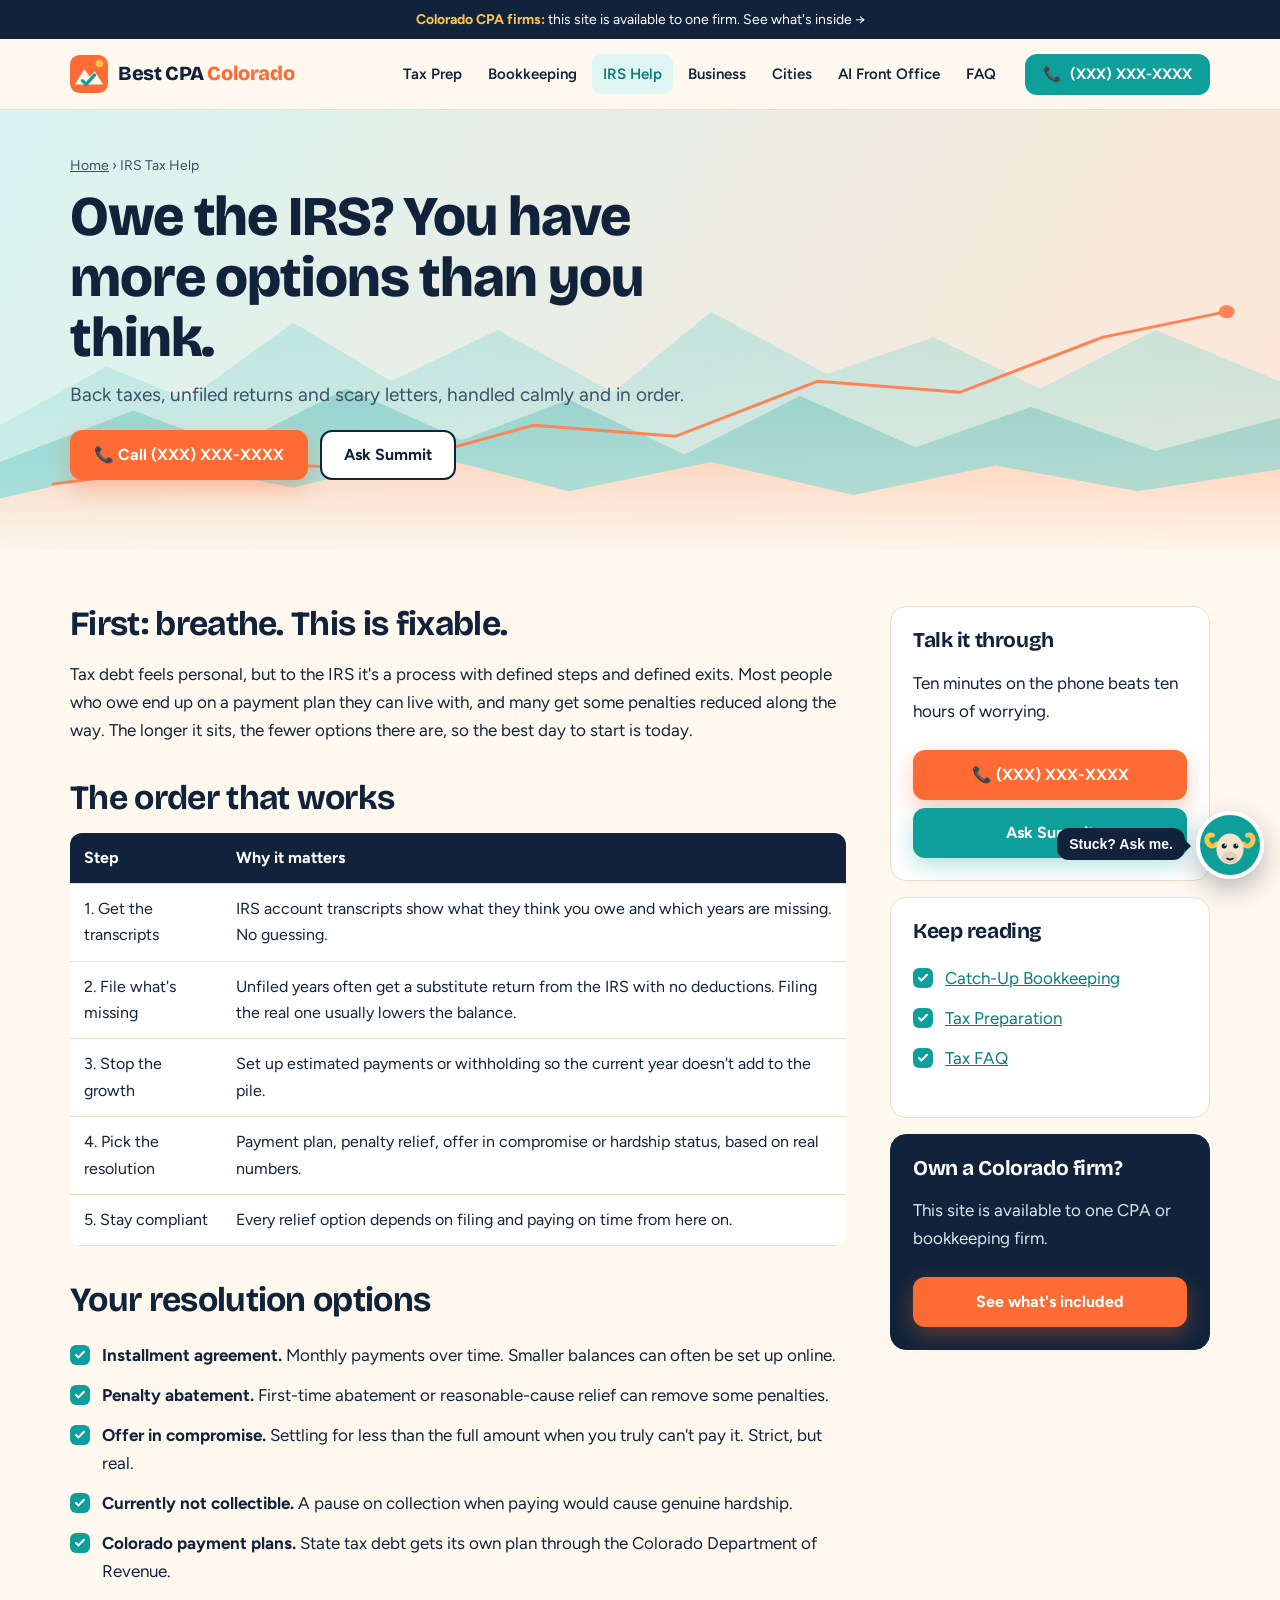
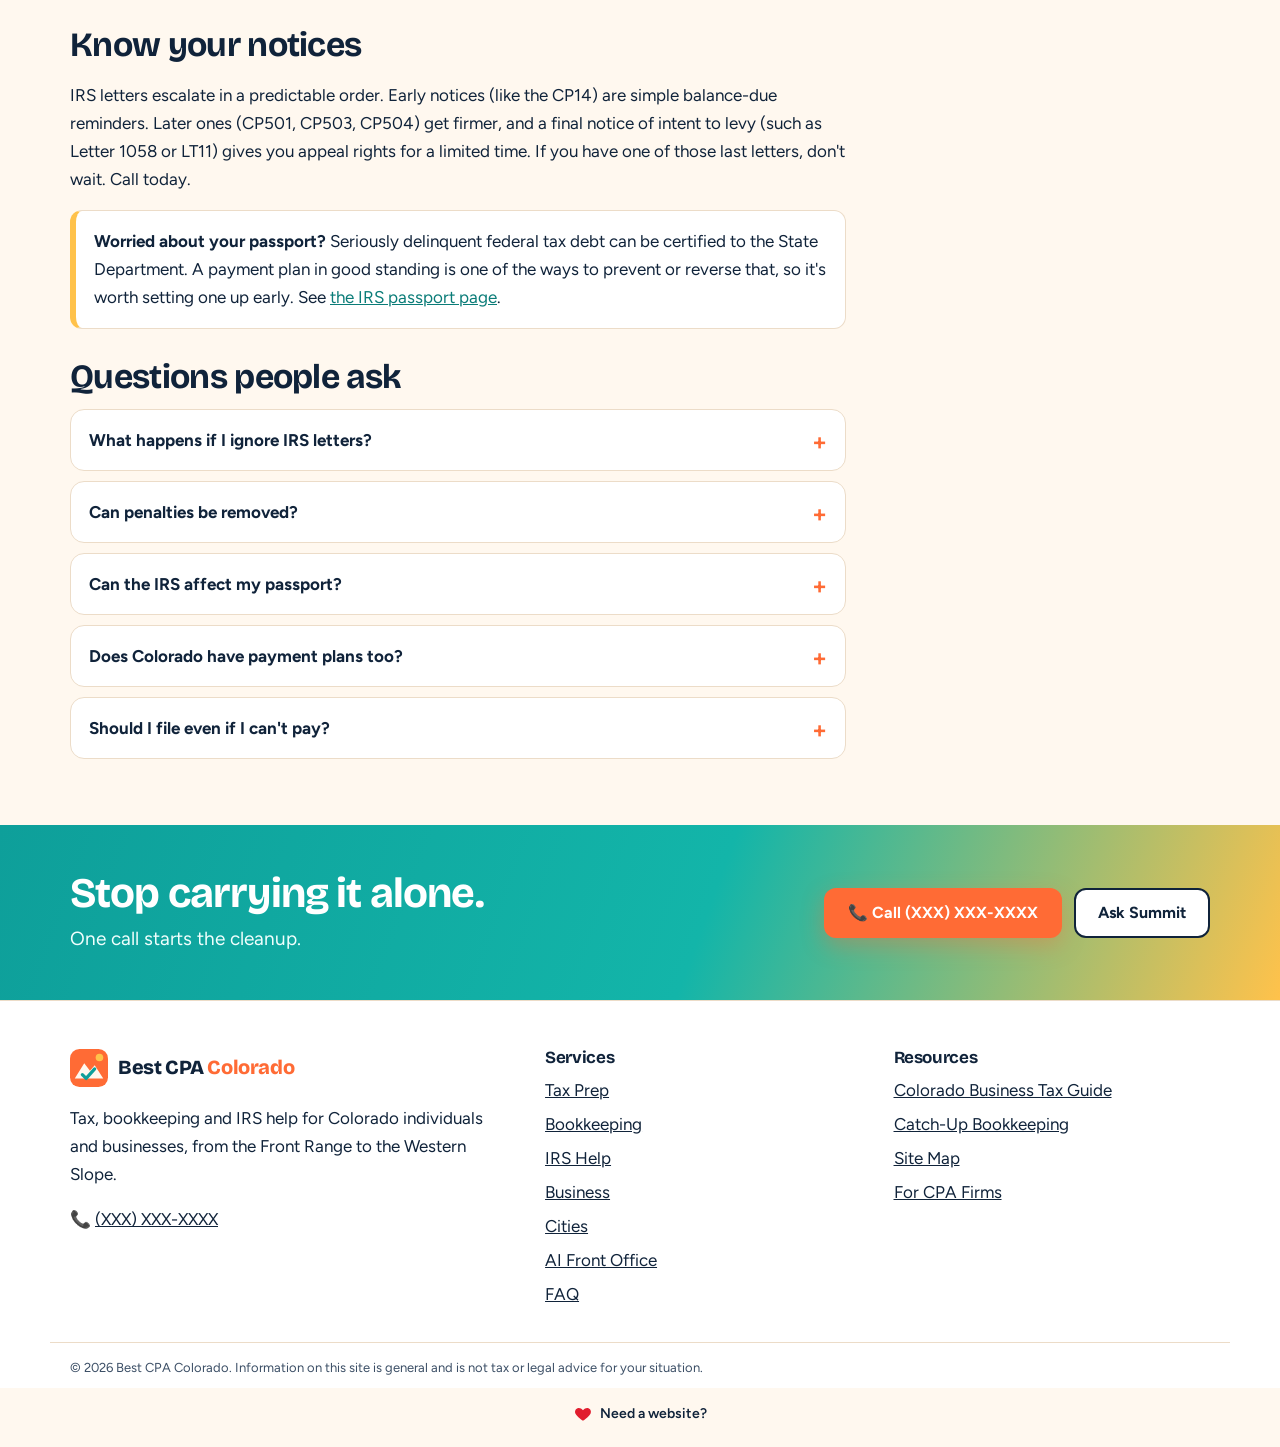
<file: irs-tax-resolution/index.html>
<!doctype html><html lang="en"><head><meta charset="utf-8"><script>document.documentElement.className+=' js'</script>
<meta name="viewport" content="width=device-width,initial-scale=1">
<title>IRS Tax Help Colorado | Back Taxes, Notices &amp; Payment Plans | Best CPA Colorado</title>
<meta name="description" content="Owe back taxes or got an IRS letter? Colorado help with unfiled returns, notices, payment plans, penalty relief and Colorado Department of Revenue debts.">
<link rel="canonical" href="https://www.bestcpacolorado.com/irs-tax-resolution/">
<meta name="robots" content="index,follow,max-image-preview:large">
<meta property="og:type" content="website"><meta property="og:site_name" content="Best CPA Colorado"><meta property="og:title" content="IRS Tax Help Colorado | Back Taxes, Notices &amp; Payment Plans | Best CPA Colorado"><meta property="og:description" content="Owe back taxes or got an IRS letter? Colorado help with unfiled returns, notices, payment plans, penalty relief and Colorado Department of Revenue debts."><meta property="og:url" content="https://www.bestcpacolorado.com/irs-tax-resolution/"><meta property="og:image" content="https://www.bestcpacolorado.com/assets/og.png">
<meta name="twitter:card" content="summary_large_image">
<meta name="theme-color" content="#FF6B35">
<link rel="icon" href="/favicon.svg" type="image/svg+xml"><link rel="icon" href="/favicon-32.png" sizes="32x32"><link rel="apple-touch-icon" href="/apple-touch-icon.png">
<link rel="preconnect" href="https://fonts.googleapis.com"><link rel="preconnect" href="https://fonts.gstatic.com" crossorigin>
<link href="https://fonts.googleapis.com/css2?family=Bricolage+Grotesque:opsz,wght@12..96,700;12..96,800&family=Figtree:wght@400;600;700&display=swap" rel="stylesheet">
<link rel="stylesheet" href="/assets/style.css">
<script type="application/ld+json">{"@context": "https://schema.org", "@graph": [{"@type": "AccountingService", "@id": "https://www.bestcpacolorado.com/#org", "name": "Best CPA Colorado", "url": "https://www.bestcpacolorado.com/", "logo": "https://www.bestcpacolorado.com/assets/icon-512.png", "image": "https://www.bestcpacolorado.com/assets/og.png", "areaServed": {"@type": "State", "name": "Colorado"}, "description": "Colorado CPA, tax preparation, bookkeeping and IRS tax resolution help for individuals and businesses statewide.", "knowsAbout": ["Colorado tax preparation", "Bookkeeping", "IRS tax resolution", "Small business accounting", "Colorado sales tax"]}, {"@type": "WebSite", "@id": "https://www.bestcpacolorado.com/#site", "url": "https://www.bestcpacolorado.com/", "name": "Best CPA Colorado", "publisher": {"@id": "https://www.bestcpacolorado.com/#org"}, "inLanguage": "en-US"}, {"@type": "WebPage", "@id": "https://www.bestcpacolorado.com/irs-tax-resolution/#page", "url": "https://www.bestcpacolorado.com/irs-tax-resolution/", "name": "IRS Tax Help Colorado | Back Taxes, Notices & Payment Plans | Best CPA Colorado", "description": "Owe back taxes or got an IRS letter? Colorado help with unfiled returns, notices, payment plans, penalty relief and Colorado Department of Revenue debts.", "isPartOf": {"@id": "https://www.bestcpacolorado.com/#site"}, "about": {"@id": "https://www.bestcpacolorado.com/#org"}, "dateModified": "2026-11-05", "inLanguage": "en-US", "speakable": {"@type": "SpeakableSpecification", "cssSelector": [".speak-1", ".speak-2"]}, "breadcrumb": {"@id": "https://www.bestcpacolorado.com/irs-tax-resolution/#crumbs"}}, {"@type": "BreadcrumbList", "@id": "https://www.bestcpacolorado.com/irs-tax-resolution/#crumbs", "itemListElement": [{"@type": "ListItem", "position": 1, "name": "Home", "item": "https://www.bestcpacolorado.com/"}, {"@type": "ListItem", "position": 2, "name": "IRS Tax Help", "item": "https://www.bestcpacolorado.com/irs-tax-resolution/"}]}, {"@type": "Service", "@id": "https://www.bestcpacolorado.com/irs-tax-resolution/#service", "name": "IRS tax resolution", "serviceType": "IRS tax resolution", "provider": {"@id": "https://www.bestcpacolorado.com/#org"}, "areaServed": {"@type": "State", "name": "Colorado"}, "url": "https://www.bestcpacolorado.com/irs-tax-resolution/"}, {"@type": "FAQPage", "@id": "https://www.bestcpacolorado.com/irs-tax-resolution/#faq", "mainEntity": [{"@type": "Question", "name": "What happens if I ignore IRS letters?", "acceptedAnswer": {"@type": "Answer", "text": "The notices escalate, interest and penalties keep growing, and the IRS can eventually issue a final notice of intent to levy, which can lead to bank levies or wage garnishment. Responding early keeps more options open."}}, {"@type": "Question", "name": "Can penalties be removed?", "acceptedAnswer": {"@type": "Answer", "text": "Sometimes. The IRS offers first-time penalty abatement for taxpayers with a clean recent history, and reasonable-cause relief for situations like serious illness or disaster. Interest generally can't be removed."}}, {"@type": "Question", "name": "Can the IRS affect my passport?", "acceptedAnswer": {"@type": "Answer", "text": "Yes. If federal tax debt is certified as seriously delinquent (above a threshold the IRS adjusts each year), the State Department can deny or revoke a passport. An installment agreement in good standing is one of the ways to avoid or reverse certification."}}, {"@type": "Question", "name": "Does Colorado have payment plans too?", "acceptedAnswer": {"@type": "Answer", "text": "Yes. The Colorado Department of Revenue offers payment plans for state tax debt. State and federal debts are handled separately, so both need a plan."}}, {"@type": "Question", "name": "Should I file even if I can't pay?", "acceptedAnswer": {"@type": "Answer", "text": "Yes. Filing stops the failure-to-file penalty, which is usually much larger than the failure-to-pay penalty, and it's required before most IRS relief options are available."}}]}]}</script>
</head><body><div class="claim-strip"><a href="/claim-this-site/"><b>Colorado CPA firms:</b> this site is available to one firm. See what's inside →</a></div>
<header class="site-header" id="top">
  <div class="wrap hdr">
    <a class="brand" href="/" aria-label="Best CPA Colorado home"><svg class="logo-mark" viewBox="0 0 40 40" aria-hidden="true"><rect width="40" height="40" rx="10" fill="#FF6B35"/><path d="M5 31 L15 15 L21 23 L26 17 L35 31 Z" fill="#FFF8EF"/><path d="M13 27 l4 4 l9 -10" stroke="#0E9F9A" stroke-width="3.4" fill="none" stroke-linecap="round" stroke-linejoin="round"/><circle cx="31" cy="9" r="4" fill="#FFC24B"/></svg><span>Best CPA <em>Colorado</em></span></a>
    <nav class="main-nav" id="mainnav" aria-label="Main"><a href="/tax-preparation/">Tax Prep</a><a href="/bookkeeping-services/">Bookkeeping</a><a href="/irs-tax-resolution/" aria-current="page">IRS Help</a><a href="/small-business-accounting/">Business</a><a href="/colorado-cities/">Cities</a><a href="/ai-automation/">AI Front Office</a><a href="/faq/">FAQ</a></nav>
    <a class="btn btn-call hdr-call" href="tel:+1XXXXXXXXXX">📞 <span>(XXX) XXX-XXXX</span></a>
    <button class="burger" aria-label="Open menu" aria-expanded="false" aria-controls="mainnav"><span></span><span></span><span></span></button>
  </div>
</header><main><section class="page-hero"><svg class="ridges" viewBox="0 0 1440 420" preserveAspectRatio="none" aria-hidden="true">
<defs><linearGradient id="rg1" x1="0" y1="0" x2="0" y2="1"><stop offset="0" stop-color="#8fd8d3"/><stop offset="1" stop-color="#c7eeea"/></linearGradient>
<linearGradient id="rg2" x1="0" y1="0" x2="0" y2="1"><stop offset="0" stop-color="#0E9F9A"/><stop offset="1" stop-color="#5cc6bf"/></linearGradient>
<linearGradient id="rg3" x1="0" y1="0" x2="0" y2="1"><stop offset="0" stop-color="#ffd1b8"/><stop offset="1" stop-color="#FFF8EF"/></linearGradient></defs>
<g class="r r1"><path fill="url(#rg1)" opacity=".55" d="M0 250 L120 170 L210 215 L330 110 L440 190 L560 120 L690 205 L800 95 L930 180 L1050 130 L1170 200 L1300 120 L1440 190 L1440 420 L0 420Z"/></g>
<g class="r r2"><path fill="url(#rg2)" opacity=".35" d="M0 300 L150 230 L260 280 L390 200 L520 270 L640 215 L770 290 L900 210 L1030 280 L1160 225 L1300 285 L1440 240 L1440 420 L0 420Z"/></g>
<g class="r r3"><path fill="url(#rg3)" d="M0 350 L180 300 L330 335 L480 290 L640 340 L800 300 L960 345 L1120 305 L1280 340 L1440 310 L1440 420 L0 420Z"/></g>
<polyline class="growth" fill="none" stroke="#FF6B35" stroke-width="4" stroke-linecap="round" stroke-linejoin="round" points="60,330 260,300 420,310 600,250 760,265 920,190 1080,205 1240,130 1380,95"/>
<circle class="growth-dot" cx="1380" cy="95" r="9" fill="#FF6B35"/>
</svg><div class="wrap"><nav class="crumbs" aria-label="Breadcrumb"><a href="/">Home</a> › <span>IRS Tax Help</span></nav><h1 class="speak-1">Owe the IRS? You have more options than you think.</h1><p class="sub speak-2">Back taxes, unfiled returns and scary letters, handled calmly and in order.</p>
<div class="hero-ctas"><a class="btn btn-sun" href="tel:+1XXXXXXXXXX">📞 Call (XXX) XXX-XXXX</a><button class="btn btn-ghost" data-open-bot>Ask Summit</button></div></div></section>
<div class="wrap article"><article>
<h2>First: breathe. This is fixable.</h2>
<p>Tax debt feels personal, but to the IRS it's a process with defined steps and defined exits. Most people who owe end up on a payment plan they can live with, and many get some penalties reduced along the way. The longer it sits, the fewer options there are, so the best day to start is today.</p>
<h2>The order that works</h2>
<table class="t"><tr><th>Step</th><th>Why it matters</th></tr>
<tr><td>1. Get the transcripts</td><td>IRS account transcripts show what they think you owe and which years are missing. No guessing.</td></tr>
<tr><td>2. File what's missing</td><td>Unfiled years often get a substitute return from the IRS with no deductions. Filing the real one usually lowers the balance.</td></tr>
<tr><td>3. Stop the growth</td><td>Set up estimated payments or withholding so the current year doesn't add to the pile.</td></tr>
<tr><td>4. Pick the resolution</td><td>Payment plan, penalty relief, offer in compromise or hardship status, based on real numbers.</td></tr>
<tr><td>5. Stay compliant</td><td>Every relief option depends on filing and paying on time from here on.</td></tr>
</table>
<h2>Your resolution options</h2>
<ul class="tick">
<li><b>Installment agreement.</b> Monthly payments over time. Smaller balances can often be set up online.</li>
<li><b>Penalty abatement.</b> First-time abatement or reasonable-cause relief can remove some penalties.</li>
<li><b>Offer in compromise.</b> Settling for less than the full amount when you truly can't pay it. Strict, but real.</li>
<li><b>Currently not collectible.</b> A pause on collection when paying would cause genuine hardship.</li>
<li><b>Colorado payment plans.</b> State tax debt gets its own plan through the Colorado Department of Revenue.</li>
</ul>
<h2>Know your notices</h2>
<p>IRS letters escalate in a predictable order. Early notices (like the CP14) are simple balance-due reminders. Later ones (CP501, CP503, CP504) get firmer, and a final notice of intent to levy (such as Letter 1058 or LT11) gives you appeal rights for a limited time. If you have one of those last letters, don't wait. Call today.</p>
<div class="note"><b>Worried about your passport?</b> Seriously delinquent federal tax debt can be certified to the State Department. A payment plan in good standing is one of the ways to prevent or reverse that, so it's worth setting one up early. See <a href="https://www.irs.gov/businesses/small-businesses-self-employed/revocation-or-denial-of-passport-in-case-of-certain-unpaid-taxes" rel="noopener">the IRS passport page</a>.</div>
<section class="faq" style="padding:30px 0 0"><h2>Questions people ask</h2><details><summary>What happens if I ignore IRS letters?</summary><p>The notices escalate, interest and penalties keep growing, and the IRS can eventually issue a final notice of intent to levy, which can lead to bank levies or wage garnishment. Responding early keeps more options open.</p></details><details><summary>Can penalties be removed?</summary><p>Sometimes. The IRS offers first-time penalty abatement for taxpayers with a clean recent history, and reasonable-cause relief for situations like serious illness or disaster. Interest generally can't be removed.</p></details><details><summary>Can the IRS affect my passport?</summary><p>Yes. If federal tax debt is certified as seriously delinquent (above a threshold the IRS adjusts each year), the State Department can deny or revoke a passport. An installment agreement in good standing is one of the ways to avoid or reverse certification.</p></details><details><summary>Does Colorado have payment plans too?</summary><p>Yes. The Colorado Department of Revenue offers payment plans for state tax debt. State and federal debts are handled separately, so both need a plan.</p></details><details><summary>Should I file even if I can't pay?</summary><p>Yes. Filing stops the failure-to-file penalty, which is usually much larger than the failure-to-pay penalty, and it's required before most IRS relief options are available.</p></details></section></article><aside class="rail"><div class="card"><h3>Talk it through</h3><p>Ten minutes on the phone beats ten hours of worrying.</p>
<a class="btn btn-sun" href="tel:+1XXXXXXXXXX">📞 (XXX) XXX-XXXX</a><button class="btn btn-teal" data-open-bot>Ask Summit</button></div>
<div class="card"><h3>Keep reading</h3><ul class="tick"><li><a href="/catch-up-bookkeeping/">Catch-Up Bookkeeping</a></li><li><a href="/tax-preparation/">Tax Preparation</a></li><li><a href="/faq/">Tax FAQ</a></li></ul></div>
<div class="card" style="background:var(--ink);border-color:var(--ink)"><h3 style="color:#fff">Own a Colorado firm?</h3><p style="color:#dbe7f3">This site is available to one CPA or bookkeeping firm.</p><a class="btn btn-sun" href="/claim-this-site/">See what's included</a></div></aside></div></main><section class="cta-band"><div class="wrap cta-inner">
  <div><h2>Stop carrying it alone.</h2><p>One call starts the cleanup.</p></div>
  <div class="cta-btns"><a class="btn btn-sun" href="tel:+1XXXXXXXXXX">📞 Call (XXX) XXX-XXXX</a><button class="btn btn-ghost" data-open-bot>Ask Summit</button></div>
</div></section>
<footer class="site-footer"><div class="wrap ft">
  <div><a class="brand" href="/"><svg class="logo-mark" viewBox="0 0 40 40" aria-hidden="true"><rect width="40" height="40" rx="10" fill="#FF6B35"/><path d="M5 31 L15 15 L21 23 L26 17 L35 31 Z" fill="#FFF8EF"/><path d="M13 27 l4 4 l9 -10" stroke="#0E9F9A" stroke-width="3.4" fill="none" stroke-linecap="round" stroke-linejoin="round"/><circle cx="31" cy="9" r="4" fill="#FFC24B"/></svg><span>Best CPA <em>Colorado</em></span></a>
  <p>Tax, bookkeeping and IRS help for Colorado individuals and businesses, from the Front Range to the Western Slope.</p>
  <p class="ft-phone">📞 <a href="tel:+1XXXXXXXXXX">(XXX) XXX-XXXX</a></p></div>
  <div><h3>Services</h3><ul><li><a href="/tax-preparation/">Tax Prep</a></li><li><a href="/bookkeeping-services/">Bookkeeping</a></li><li><a href="/irs-tax-resolution/">IRS Help</a></li><li><a href="/small-business-accounting/">Business</a></li><li><a href="/colorado-cities/">Cities</a></li><li><a href="/ai-automation/">AI Front Office</a></li><li><a href="/faq/">FAQ</a></li></ul></div>
  <div><h3>Resources</h3><ul><li><a href="/colorado-tax-guide/">Colorado Business Tax Guide</a></li><li><a href="/catch-up-bookkeeping/">Catch-Up Bookkeeping</a></li><li><a href="/sitemap/">Site Map</a></li><li><a href="/claim-this-site/">For CPA Firms</a></li></ul></div>
</div><p class="wrap fine">© 2026 Best CPA Colorado. Information on this site is general and is not tax or legal advice for your situation.</p></footer>
<div class="sig-heart"><svg viewBox="0 0 24 24" aria-hidden="true"><path fill="#e11d2e" d="M12 21s-7.5-4.6-10-9.3C.4 8.4 2.3 4.5 6 4.1c2.2-.2 4 .9 6 3 2-2.1 3.8-3.2 6-3 3.7.4 5.6 4.3 4 7.6C19.5 16.4 12 21 12 21z"/></svg><a href="https://eyetoad.com/" rel="nofollow">Need a website?</a></div><script src="/assets/site.js" defer></script><script src="/assets/summit.js" defer></script></body></html>
</file>
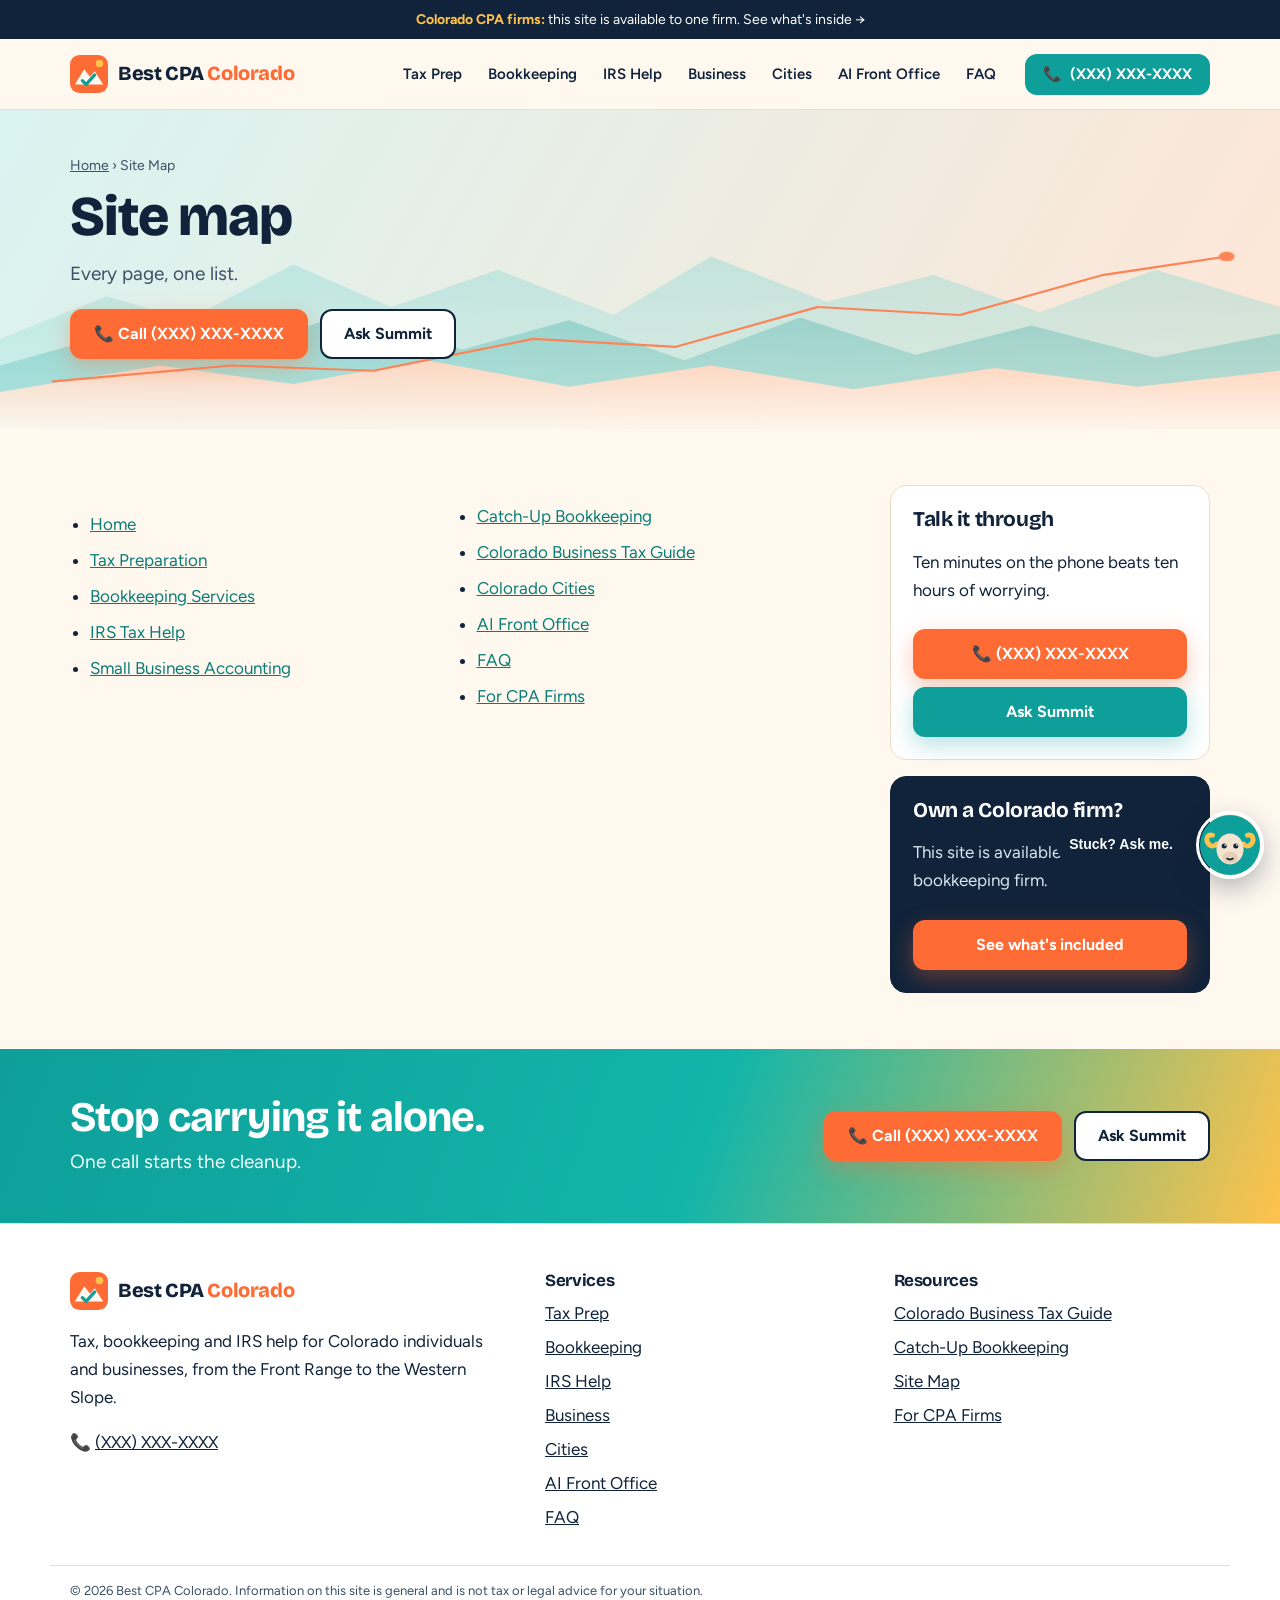
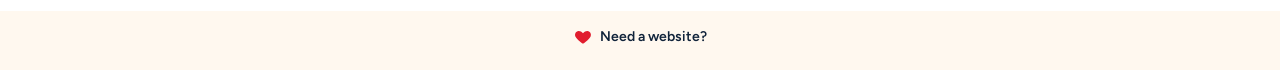
<file: sitemap/index.html>
<!doctype html><html lang="en"><head><meta charset="utf-8"><script>document.documentElement.className+=' js'</script>
<meta name="viewport" content="width=device-width,initial-scale=1">
<title>Site Map | Best CPA Colorado</title>
<meta name="description" content="Every page on Best CPA Colorado.">
<link rel="canonical" href="https://www.bestcpacolorado.com/sitemap/">
<meta name="robots" content="index,follow,max-image-preview:large">
<meta property="og:type" content="website"><meta property="og:site_name" content="Best CPA Colorado"><meta property="og:title" content="Site Map | Best CPA Colorado"><meta property="og:description" content="Every page on Best CPA Colorado."><meta property="og:url" content="https://www.bestcpacolorado.com/sitemap/"><meta property="og:image" content="https://www.bestcpacolorado.com/assets/og.png">
<meta name="twitter:card" content="summary_large_image">
<meta name="theme-color" content="#FF6B35">
<link rel="icon" href="/favicon.svg" type="image/svg+xml"><link rel="icon" href="/favicon-32.png" sizes="32x32"><link rel="apple-touch-icon" href="/apple-touch-icon.png">
<link rel="preconnect" href="https://fonts.googleapis.com"><link rel="preconnect" href="https://fonts.gstatic.com" crossorigin>
<link href="https://fonts.googleapis.com/css2?family=Bricolage+Grotesque:opsz,wght@12..96,700;12..96,800&family=Figtree:wght@400;600;700&display=swap" rel="stylesheet">
<link rel="stylesheet" href="/assets/style.css">
<script type="application/ld+json">{"@context": "https://schema.org", "@graph": [{"@type": "AccountingService", "@id": "https://www.bestcpacolorado.com/#org", "name": "Best CPA Colorado", "url": "https://www.bestcpacolorado.com/", "logo": "https://www.bestcpacolorado.com/assets/icon-512.png", "image": "https://www.bestcpacolorado.com/assets/og.png", "areaServed": {"@type": "State", "name": "Colorado"}, "description": "Colorado CPA, tax preparation, bookkeeping and IRS tax resolution help for individuals and businesses statewide.", "knowsAbout": ["Colorado tax preparation", "Bookkeeping", "IRS tax resolution", "Small business accounting", "Colorado sales tax"]}, {"@type": "WebSite", "@id": "https://www.bestcpacolorado.com/#site", "url": "https://www.bestcpacolorado.com/", "name": "Best CPA Colorado", "publisher": {"@id": "https://www.bestcpacolorado.com/#org"}, "inLanguage": "en-US"}, {"@type": "WebPage", "@id": "https://www.bestcpacolorado.com/sitemap/#page", "url": "https://www.bestcpacolorado.com/sitemap/", "name": "Site Map | Best CPA Colorado", "description": "Every page on Best CPA Colorado.", "isPartOf": {"@id": "https://www.bestcpacolorado.com/#site"}, "about": {"@id": "https://www.bestcpacolorado.com/#org"}, "dateModified": "2026-11-05", "inLanguage": "en-US", "speakable": {"@type": "SpeakableSpecification", "cssSelector": [".speak-1", ".speak-2"]}, "breadcrumb": {"@id": "https://www.bestcpacolorado.com/sitemap/#crumbs"}}, {"@type": "BreadcrumbList", "@id": "https://www.bestcpacolorado.com/sitemap/#crumbs", "itemListElement": [{"@type": "ListItem", "position": 1, "name": "Home", "item": "https://www.bestcpacolorado.com/"}, {"@type": "ListItem", "position": 2, "name": "Site Map", "item": "https://www.bestcpacolorado.com/sitemap/"}]}]}</script>
</head><body><div class="claim-strip"><a href="/claim-this-site/"><b>Colorado CPA firms:</b> this site is available to one firm. See what's inside →</a></div>
<header class="site-header" id="top">
  <div class="wrap hdr">
    <a class="brand" href="/" aria-label="Best CPA Colorado home"><svg class="logo-mark" viewBox="0 0 40 40" aria-hidden="true"><rect width="40" height="40" rx="10" fill="#FF6B35"/><path d="M5 31 L15 15 L21 23 L26 17 L35 31 Z" fill="#FFF8EF"/><path d="M13 27 l4 4 l9 -10" stroke="#0E9F9A" stroke-width="3.4" fill="none" stroke-linecap="round" stroke-linejoin="round"/><circle cx="31" cy="9" r="4" fill="#FFC24B"/></svg><span>Best CPA <em>Colorado</em></span></a>
    <nav class="main-nav" id="mainnav" aria-label="Main"><a href="/tax-preparation/">Tax Prep</a><a href="/bookkeeping-services/">Bookkeeping</a><a href="/irs-tax-resolution/">IRS Help</a><a href="/small-business-accounting/">Business</a><a href="/colorado-cities/">Cities</a><a href="/ai-automation/">AI Front Office</a><a href="/faq/">FAQ</a></nav>
    <a class="btn btn-call hdr-call" href="tel:+1XXXXXXXXXX">📞 <span>(XXX) XXX-XXXX</span></a>
    <button class="burger" aria-label="Open menu" aria-expanded="false" aria-controls="mainnav"><span></span><span></span><span></span></button>
  </div>
</header><main><section class="page-hero"><svg class="ridges" viewBox="0 0 1440 420" preserveAspectRatio="none" aria-hidden="true">
<defs><linearGradient id="rg1" x1="0" y1="0" x2="0" y2="1"><stop offset="0" stop-color="#8fd8d3"/><stop offset="1" stop-color="#c7eeea"/></linearGradient>
<linearGradient id="rg2" x1="0" y1="0" x2="0" y2="1"><stop offset="0" stop-color="#0E9F9A"/><stop offset="1" stop-color="#5cc6bf"/></linearGradient>
<linearGradient id="rg3" x1="0" y1="0" x2="0" y2="1"><stop offset="0" stop-color="#ffd1b8"/><stop offset="1" stop-color="#FFF8EF"/></linearGradient></defs>
<g class="r r1"><path fill="url(#rg1)" opacity=".55" d="M0 250 L120 170 L210 215 L330 110 L440 190 L560 120 L690 205 L800 95 L930 180 L1050 130 L1170 200 L1300 120 L1440 190 L1440 420 L0 420Z"/></g>
<g class="r r2"><path fill="url(#rg2)" opacity=".35" d="M0 300 L150 230 L260 280 L390 200 L520 270 L640 215 L770 290 L900 210 L1030 280 L1160 225 L1300 285 L1440 240 L1440 420 L0 420Z"/></g>
<g class="r r3"><path fill="url(#rg3)" d="M0 350 L180 300 L330 335 L480 290 L640 340 L800 300 L960 345 L1120 305 L1280 340 L1440 310 L1440 420 L0 420Z"/></g>
<polyline class="growth" fill="none" stroke="#FF6B35" stroke-width="4" stroke-linecap="round" stroke-linejoin="round" points="60,330 260,300 420,310 600,250 760,265 920,190 1080,205 1240,130 1380,95"/>
<circle class="growth-dot" cx="1380" cy="95" r="9" fill="#FF6B35"/>
</svg><div class="wrap"><nav class="crumbs" aria-label="Breadcrumb"><a href="/">Home</a> › <span>Site Map</span></nav><h1 class="speak-1">Site map</h1><p class="sub speak-2">Every page, one list.</p>
<div class="hero-ctas"><a class="btn btn-sun" href="tel:+1XXXXXXXXXX">📞 Call (XXX) XXX-XXXX</a><button class="btn btn-ghost" data-open-bot>Ask Summit</button></div></div></section>
<div class="wrap article"><article><ul class="sitemap-list"><li><a href="/">Home</a></li><li><a href="/tax-preparation/">Tax Preparation</a></li><li><a href="/bookkeeping-services/">Bookkeeping Services</a></li><li><a href="/irs-tax-resolution/">IRS Tax Help</a></li><li><a href="/small-business-accounting/">Small Business Accounting</a></li><li><a href="/catch-up-bookkeeping/">Catch-Up Bookkeeping</a></li><li><a href="/colorado-tax-guide/">Colorado Business Tax Guide</a></li><li><a href="/colorado-cities/">Colorado Cities</a></li><li><a href="/ai-automation/">AI Front Office</a></li><li><a href="/faq/">FAQ</a></li><li><a href="/claim-this-site/">For CPA Firms</a></li></ul></article><aside class="rail"><div class="card"><h3>Talk it through</h3><p>Ten minutes on the phone beats ten hours of worrying.</p>
<a class="btn btn-sun" href="tel:+1XXXXXXXXXX">📞 (XXX) XXX-XXXX</a><button class="btn btn-teal" data-open-bot>Ask Summit</button></div>

<div class="card" style="background:var(--ink);border-color:var(--ink)"><h3 style="color:#fff">Own a Colorado firm?</h3><p style="color:#dbe7f3">This site is available to one CPA or bookkeeping firm.</p><a class="btn btn-sun" href="/claim-this-site/">See what's included</a></div></aside></div></main><section class="cta-band"><div class="wrap cta-inner">
  <div><h2>Stop carrying it alone.</h2><p>One call starts the cleanup.</p></div>
  <div class="cta-btns"><a class="btn btn-sun" href="tel:+1XXXXXXXXXX">📞 Call (XXX) XXX-XXXX</a><button class="btn btn-ghost" data-open-bot>Ask Summit</button></div>
</div></section>
<footer class="site-footer"><div class="wrap ft">
  <div><a class="brand" href="/"><svg class="logo-mark" viewBox="0 0 40 40" aria-hidden="true"><rect width="40" height="40" rx="10" fill="#FF6B35"/><path d="M5 31 L15 15 L21 23 L26 17 L35 31 Z" fill="#FFF8EF"/><path d="M13 27 l4 4 l9 -10" stroke="#0E9F9A" stroke-width="3.4" fill="none" stroke-linecap="round" stroke-linejoin="round"/><circle cx="31" cy="9" r="4" fill="#FFC24B"/></svg><span>Best CPA <em>Colorado</em></span></a>
  <p>Tax, bookkeeping and IRS help for Colorado individuals and businesses, from the Front Range to the Western Slope.</p>
  <p class="ft-phone">📞 <a href="tel:+1XXXXXXXXXX">(XXX) XXX-XXXX</a></p></div>
  <div><h3>Services</h3><ul><li><a href="/tax-preparation/">Tax Prep</a></li><li><a href="/bookkeeping-services/">Bookkeeping</a></li><li><a href="/irs-tax-resolution/">IRS Help</a></li><li><a href="/small-business-accounting/">Business</a></li><li><a href="/colorado-cities/">Cities</a></li><li><a href="/ai-automation/">AI Front Office</a></li><li><a href="/faq/">FAQ</a></li></ul></div>
  <div><h3>Resources</h3><ul><li><a href="/colorado-tax-guide/">Colorado Business Tax Guide</a></li><li><a href="/catch-up-bookkeeping/">Catch-Up Bookkeeping</a></li><li><a href="/sitemap/">Site Map</a></li><li><a href="/claim-this-site/">For CPA Firms</a></li></ul></div>
</div><p class="wrap fine">© 2026 Best CPA Colorado. Information on this site is general and is not tax or legal advice for your situation.</p></footer>
<div class="sig-heart"><svg viewBox="0 0 24 24" aria-hidden="true"><path fill="#e11d2e" d="M12 21s-7.5-4.6-10-9.3C.4 8.4 2.3 4.5 6 4.1c2.2-.2 4 .9 6 3 2-2.1 3.8-3.2 6-3 3.7.4 5.6 4.3 4 7.6C19.5 16.4 12 21 12 21z"/></svg><a href="https://eyetoad.com/" rel="nofollow">Need a website?</a></div><script src="/assets/site.js" defer></script><script src="/assets/summit.js" defer></script></body></html>
</file>
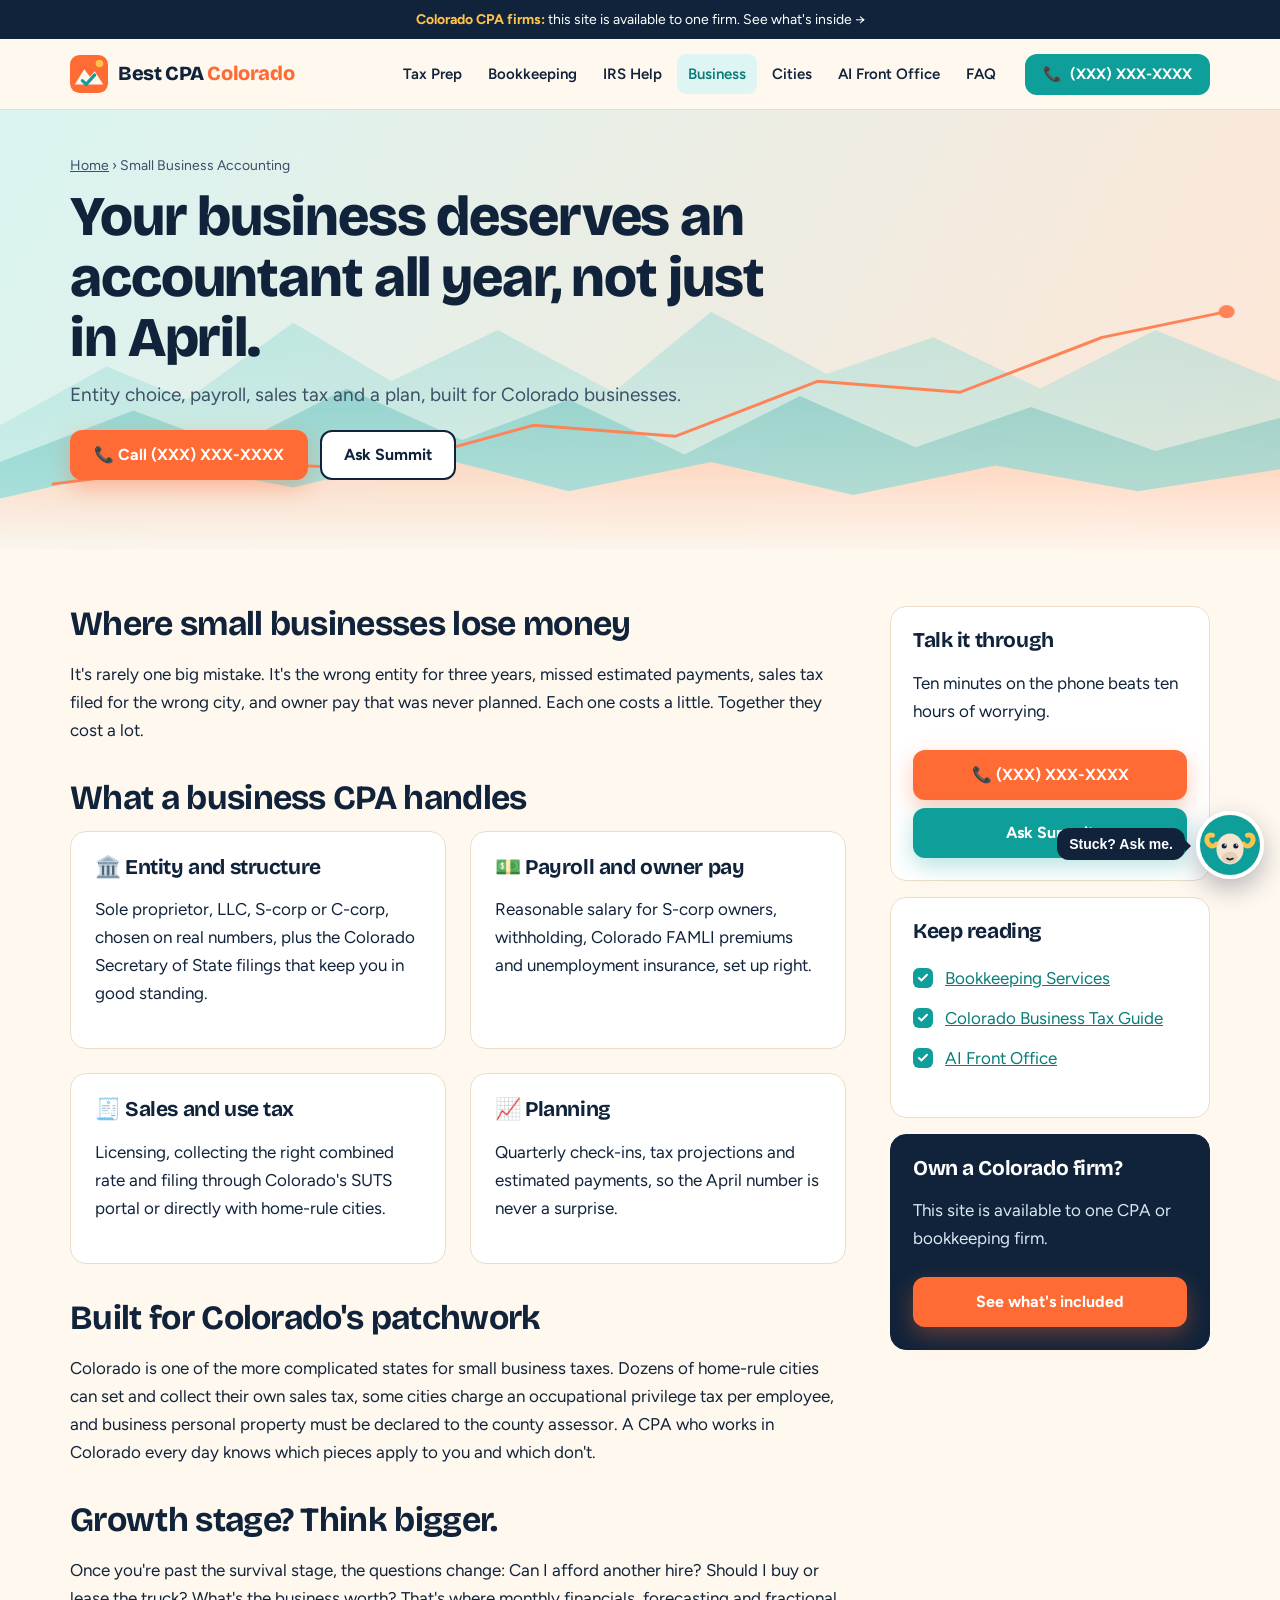
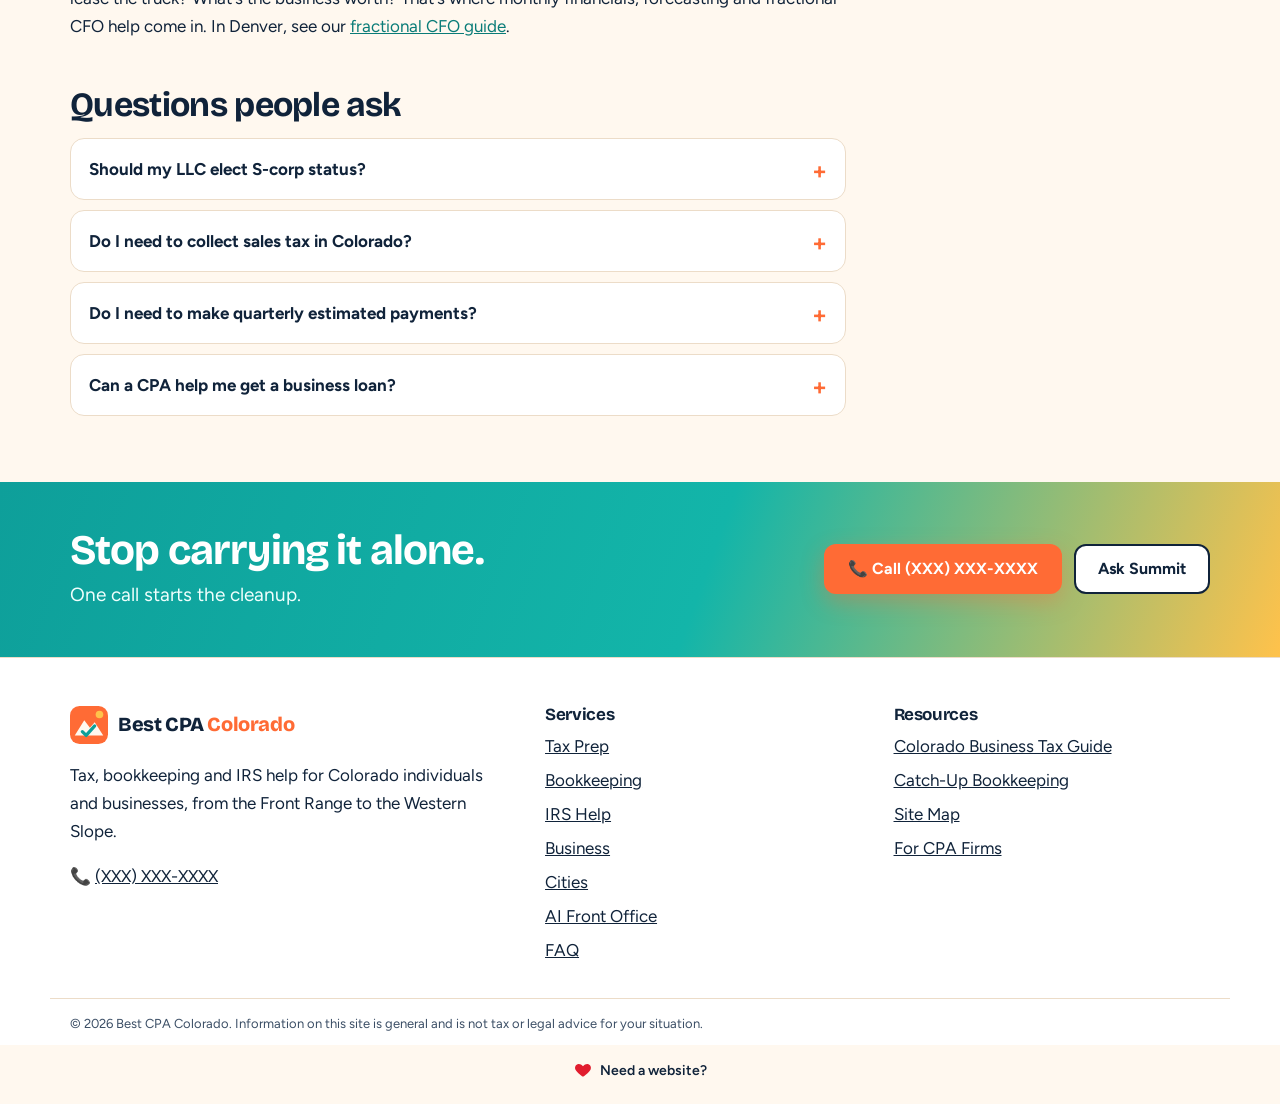
<file: small-business-accounting/index.html>
<!doctype html><html lang="en"><head><meta charset="utf-8"><script>document.documentElement.className+=' js'</script>
<meta name="viewport" content="width=device-width,initial-scale=1">
<title>Small Business Accountant Colorado | Entity, Payroll &amp; Sales Tax | Best CPA Colorado</title>
<meta name="description" content="Small business accounting in Colorado: LLC and S-corp decisions, payroll, sales tax across home-rule cities, quarterly estimates and year-round planning.">
<link rel="canonical" href="https://www.bestcpacolorado.com/small-business-accounting/">
<meta name="robots" content="index,follow,max-image-preview:large">
<meta property="og:type" content="website"><meta property="og:site_name" content="Best CPA Colorado"><meta property="og:title" content="Small Business Accountant Colorado | Entity, Payroll &amp; Sales Tax | Best CPA Colorado"><meta property="og:description" content="Small business accounting in Colorado: LLC and S-corp decisions, payroll, sales tax across home-rule cities, quarterly estimates and year-round planning."><meta property="og:url" content="https://www.bestcpacolorado.com/small-business-accounting/"><meta property="og:image" content="https://www.bestcpacolorado.com/assets/og.png">
<meta name="twitter:card" content="summary_large_image">
<meta name="theme-color" content="#FF6B35">
<link rel="icon" href="/favicon.svg" type="image/svg+xml"><link rel="icon" href="/favicon-32.png" sizes="32x32"><link rel="apple-touch-icon" href="/apple-touch-icon.png">
<link rel="preconnect" href="https://fonts.googleapis.com"><link rel="preconnect" href="https://fonts.gstatic.com" crossorigin>
<link href="https://fonts.googleapis.com/css2?family=Bricolage+Grotesque:opsz,wght@12..96,700;12..96,800&family=Figtree:wght@400;600;700&display=swap" rel="stylesheet">
<link rel="stylesheet" href="/assets/style.css">
<script type="application/ld+json">{"@context": "https://schema.org", "@graph": [{"@type": "AccountingService", "@id": "https://www.bestcpacolorado.com/#org", "name": "Best CPA Colorado", "url": "https://www.bestcpacolorado.com/", "logo": "https://www.bestcpacolorado.com/assets/icon-512.png", "image": "https://www.bestcpacolorado.com/assets/og.png", "areaServed": {"@type": "State", "name": "Colorado"}, "description": "Colorado CPA, tax preparation, bookkeeping and IRS tax resolution help for individuals and businesses statewide.", "knowsAbout": ["Colorado tax preparation", "Bookkeeping", "IRS tax resolution", "Small business accounting", "Colorado sales tax"]}, {"@type": "WebSite", "@id": "https://www.bestcpacolorado.com/#site", "url": "https://www.bestcpacolorado.com/", "name": "Best CPA Colorado", "publisher": {"@id": "https://www.bestcpacolorado.com/#org"}, "inLanguage": "en-US"}, {"@type": "WebPage", "@id": "https://www.bestcpacolorado.com/small-business-accounting/#page", "url": "https://www.bestcpacolorado.com/small-business-accounting/", "name": "Small Business Accountant Colorado | Entity, Payroll & Sales Tax | Best CPA Colorado", "description": "Small business accounting in Colorado: LLC and S-corp decisions, payroll, sales tax across home-rule cities, quarterly estimates and year-round planning.", "isPartOf": {"@id": "https://www.bestcpacolorado.com/#site"}, "about": {"@id": "https://www.bestcpacolorado.com/#org"}, "dateModified": "2026-11-05", "inLanguage": "en-US", "speakable": {"@type": "SpeakableSpecification", "cssSelector": [".speak-1", ".speak-2"]}, "breadcrumb": {"@id": "https://www.bestcpacolorado.com/small-business-accounting/#crumbs"}}, {"@type": "BreadcrumbList", "@id": "https://www.bestcpacolorado.com/small-business-accounting/#crumbs", "itemListElement": [{"@type": "ListItem", "position": 1, "name": "Home", "item": "https://www.bestcpacolorado.com/"}, {"@type": "ListItem", "position": 2, "name": "Small Business Accounting", "item": "https://www.bestcpacolorado.com/small-business-accounting/"}]}, {"@type": "Service", "@id": "https://www.bestcpacolorado.com/small-business-accounting/#service", "name": "Small business accounting", "serviceType": "Small business accounting", "provider": {"@id": "https://www.bestcpacolorado.com/#org"}, "areaServed": {"@type": "State", "name": "Colorado"}, "url": "https://www.bestcpacolorado.com/small-business-accounting/"}, {"@type": "FAQPage", "@id": "https://www.bestcpacolorado.com/small-business-accounting/#faq", "mainEntity": [{"@type": "Question", "name": "Should my LLC elect S-corp status?", "acceptedAnswer": {"@type": "Answer", "text": "It can lower self-employment tax once profits are steady and high enough to cover a reasonable salary, but it adds payroll and a separate business return. Run the numbers with a CPA before electing."}}, {"@type": "Question", "name": "Do I need to collect sales tax in Colorado?", "acceptedAnswer": {"@type": "Answer", "text": "If you sell taxable goods (and some services) in Colorado, you'll likely need a sales tax license and to collect state, county, special district and possibly home-rule city taxes."}}, {"@type": "Question", "name": "Do I need to make quarterly estimated payments?", "acceptedAnswer": {"@type": "Answer", "text": "If you're self-employed or have income without withholding, generally yes. Missing them adds an underpayment penalty even if you pay in full by April."}}, {"@type": "Question", "name": "Can a CPA help me get a business loan?", "acceptedAnswer": {"@type": "Answer", "text": "Yes. Lenders want clean financial statements and tax returns that match them. A CPA can prepare both and explain the numbers to the lender."}}]}]}</script>
</head><body><div class="claim-strip"><a href="/claim-this-site/"><b>Colorado CPA firms:</b> this site is available to one firm. See what's inside →</a></div>
<header class="site-header" id="top">
  <div class="wrap hdr">
    <a class="brand" href="/" aria-label="Best CPA Colorado home"><svg class="logo-mark" viewBox="0 0 40 40" aria-hidden="true"><rect width="40" height="40" rx="10" fill="#FF6B35"/><path d="M5 31 L15 15 L21 23 L26 17 L35 31 Z" fill="#FFF8EF"/><path d="M13 27 l4 4 l9 -10" stroke="#0E9F9A" stroke-width="3.4" fill="none" stroke-linecap="round" stroke-linejoin="round"/><circle cx="31" cy="9" r="4" fill="#FFC24B"/></svg><span>Best CPA <em>Colorado</em></span></a>
    <nav class="main-nav" id="mainnav" aria-label="Main"><a href="/tax-preparation/">Tax Prep</a><a href="/bookkeeping-services/">Bookkeeping</a><a href="/irs-tax-resolution/">IRS Help</a><a href="/small-business-accounting/" aria-current="page">Business</a><a href="/colorado-cities/">Cities</a><a href="/ai-automation/">AI Front Office</a><a href="/faq/">FAQ</a></nav>
    <a class="btn btn-call hdr-call" href="tel:+1XXXXXXXXXX">📞 <span>(XXX) XXX-XXXX</span></a>
    <button class="burger" aria-label="Open menu" aria-expanded="false" aria-controls="mainnav"><span></span><span></span><span></span></button>
  </div>
</header><main><section class="page-hero"><svg class="ridges" viewBox="0 0 1440 420" preserveAspectRatio="none" aria-hidden="true">
<defs><linearGradient id="rg1" x1="0" y1="0" x2="0" y2="1"><stop offset="0" stop-color="#8fd8d3"/><stop offset="1" stop-color="#c7eeea"/></linearGradient>
<linearGradient id="rg2" x1="0" y1="0" x2="0" y2="1"><stop offset="0" stop-color="#0E9F9A"/><stop offset="1" stop-color="#5cc6bf"/></linearGradient>
<linearGradient id="rg3" x1="0" y1="0" x2="0" y2="1"><stop offset="0" stop-color="#ffd1b8"/><stop offset="1" stop-color="#FFF8EF"/></linearGradient></defs>
<g class="r r1"><path fill="url(#rg1)" opacity=".55" d="M0 250 L120 170 L210 215 L330 110 L440 190 L560 120 L690 205 L800 95 L930 180 L1050 130 L1170 200 L1300 120 L1440 190 L1440 420 L0 420Z"/></g>
<g class="r r2"><path fill="url(#rg2)" opacity=".35" d="M0 300 L150 230 L260 280 L390 200 L520 270 L640 215 L770 290 L900 210 L1030 280 L1160 225 L1300 285 L1440 240 L1440 420 L0 420Z"/></g>
<g class="r r3"><path fill="url(#rg3)" d="M0 350 L180 300 L330 335 L480 290 L640 340 L800 300 L960 345 L1120 305 L1280 340 L1440 310 L1440 420 L0 420Z"/></g>
<polyline class="growth" fill="none" stroke="#FF6B35" stroke-width="4" stroke-linecap="round" stroke-linejoin="round" points="60,330 260,300 420,310 600,250 760,265 920,190 1080,205 1240,130 1380,95"/>
<circle class="growth-dot" cx="1380" cy="95" r="9" fill="#FF6B35"/>
</svg><div class="wrap"><nav class="crumbs" aria-label="Breadcrumb"><a href="/">Home</a> › <span>Small Business Accounting</span></nav><h1 class="speak-1">Your business deserves an accountant all year, not just in April.</h1><p class="sub speak-2">Entity choice, payroll, sales tax and a plan, built for Colorado businesses.</p>
<div class="hero-ctas"><a class="btn btn-sun" href="tel:+1XXXXXXXXXX">📞 Call (XXX) XXX-XXXX</a><button class="btn btn-ghost" data-open-bot>Ask Summit</button></div></div></section>
<div class="wrap article"><article>
<h2>Where small businesses lose money</h2>
<p>It's rarely one big mistake. It's the wrong entity for three years, missed estimated payments, sales tax filed for the wrong city, and owner pay that was never planned. Each one costs a little. Together they cost a lot.</p>
<h2>What a business CPA handles</h2>
<div class="grid2">
<div class="card"><h3>🏛️ Entity and structure</h3><p>Sole proprietor, LLC, S-corp or C-corp, chosen on real numbers, plus the Colorado Secretary of State filings that keep you in good standing.</p></div>
<div class="card"><h3>💵 Payroll and owner pay</h3><p>Reasonable salary for S-corp owners, withholding, Colorado FAMLI premiums and unemployment insurance, set up right.</p></div>
<div class="card"><h3>🧾 Sales and use tax</h3><p>Licensing, collecting the right combined rate and filing through Colorado's SUTS portal or directly with home-rule cities.</p></div>
<div class="card"><h3>📈 Planning</h3><p>Quarterly check-ins, tax projections and estimated payments, so the April number is never a surprise.</p></div>
</div>
<h2>Built for Colorado's patchwork</h2>
<p>Colorado is one of the more complicated states for small business taxes. Dozens of home-rule cities can set and collect their own sales tax, some cities charge an occupational privilege tax per employee, and business personal property must be declared to the county assessor. A CPA who works in Colorado every day knows which pieces apply to you and which don't.</p>
<h2>Growth stage? Think bigger.</h2>
<p>Once you're past the survival stage, the questions change: Can I afford another hire? Should I buy or lease the truck? What's the business worth? That's where monthly financials, forecasting and fractional CFO help come in. In Denver, see our <a href="https://www.bestdenveraccountant.com/fractional-cfo-denver/">fractional CFO guide</a>.</p>
<section class="faq" style="padding:30px 0 0"><h2>Questions people ask</h2><details><summary>Should my LLC elect S-corp status?</summary><p>It can lower self-employment tax once profits are steady and high enough to cover a reasonable salary, but it adds payroll and a separate business return. Run the numbers with a CPA before electing.</p></details><details><summary>Do I need to collect sales tax in Colorado?</summary><p>If you sell taxable goods (and some services) in Colorado, you'll likely need a sales tax license and to collect state, county, special district and possibly home-rule city taxes.</p></details><details><summary>Do I need to make quarterly estimated payments?</summary><p>If you're self-employed or have income without withholding, generally yes. Missing them adds an underpayment penalty even if you pay in full by April.</p></details><details><summary>Can a CPA help me get a business loan?</summary><p>Yes. Lenders want clean financial statements and tax returns that match them. A CPA can prepare both and explain the numbers to the lender.</p></details></section></article><aside class="rail"><div class="card"><h3>Talk it through</h3><p>Ten minutes on the phone beats ten hours of worrying.</p>
<a class="btn btn-sun" href="tel:+1XXXXXXXXXX">📞 (XXX) XXX-XXXX</a><button class="btn btn-teal" data-open-bot>Ask Summit</button></div>
<div class="card"><h3>Keep reading</h3><ul class="tick"><li><a href="/bookkeeping-services/">Bookkeeping Services</a></li><li><a href="/colorado-tax-guide/">Colorado Business Tax Guide</a></li><li><a href="/ai-automation/">AI Front Office</a></li></ul></div>
<div class="card" style="background:var(--ink);border-color:var(--ink)"><h3 style="color:#fff">Own a Colorado firm?</h3><p style="color:#dbe7f3">This site is available to one CPA or bookkeeping firm.</p><a class="btn btn-sun" href="/claim-this-site/">See what's included</a></div></aside></div></main><section class="cta-band"><div class="wrap cta-inner">
  <div><h2>Stop carrying it alone.</h2><p>One call starts the cleanup.</p></div>
  <div class="cta-btns"><a class="btn btn-sun" href="tel:+1XXXXXXXXXX">📞 Call (XXX) XXX-XXXX</a><button class="btn btn-ghost" data-open-bot>Ask Summit</button></div>
</div></section>
<footer class="site-footer"><div class="wrap ft">
  <div><a class="brand" href="/"><svg class="logo-mark" viewBox="0 0 40 40" aria-hidden="true"><rect width="40" height="40" rx="10" fill="#FF6B35"/><path d="M5 31 L15 15 L21 23 L26 17 L35 31 Z" fill="#FFF8EF"/><path d="M13 27 l4 4 l9 -10" stroke="#0E9F9A" stroke-width="3.4" fill="none" stroke-linecap="round" stroke-linejoin="round"/><circle cx="31" cy="9" r="4" fill="#FFC24B"/></svg><span>Best CPA <em>Colorado</em></span></a>
  <p>Tax, bookkeeping and IRS help for Colorado individuals and businesses, from the Front Range to the Western Slope.</p>
  <p class="ft-phone">📞 <a href="tel:+1XXXXXXXXXX">(XXX) XXX-XXXX</a></p></div>
  <div><h3>Services</h3><ul><li><a href="/tax-preparation/">Tax Prep</a></li><li><a href="/bookkeeping-services/">Bookkeeping</a></li><li><a href="/irs-tax-resolution/">IRS Help</a></li><li><a href="/small-business-accounting/">Business</a></li><li><a href="/colorado-cities/">Cities</a></li><li><a href="/ai-automation/">AI Front Office</a></li><li><a href="/faq/">FAQ</a></li></ul></div>
  <div><h3>Resources</h3><ul><li><a href="/colorado-tax-guide/">Colorado Business Tax Guide</a></li><li><a href="/catch-up-bookkeeping/">Catch-Up Bookkeeping</a></li><li><a href="/sitemap/">Site Map</a></li><li><a href="/claim-this-site/">For CPA Firms</a></li></ul></div>
</div><p class="wrap fine">© 2026 Best CPA Colorado. Information on this site is general and is not tax or legal advice for your situation.</p></footer>
<div class="sig-heart"><svg viewBox="0 0 24 24" aria-hidden="true"><path fill="#e11d2e" d="M12 21s-7.5-4.6-10-9.3C.4 8.4 2.3 4.5 6 4.1c2.2-.2 4 .9 6 3 2-2.1 3.8-3.2 6-3 3.7.4 5.6 4.3 4 7.6C19.5 16.4 12 21 12 21z"/></svg><a href="https://eyetoad.com/" rel="nofollow">Need a website?</a></div><script src="/assets/site.js" defer></script><script src="/assets/summit.js" defer></script></body></html>
</file>
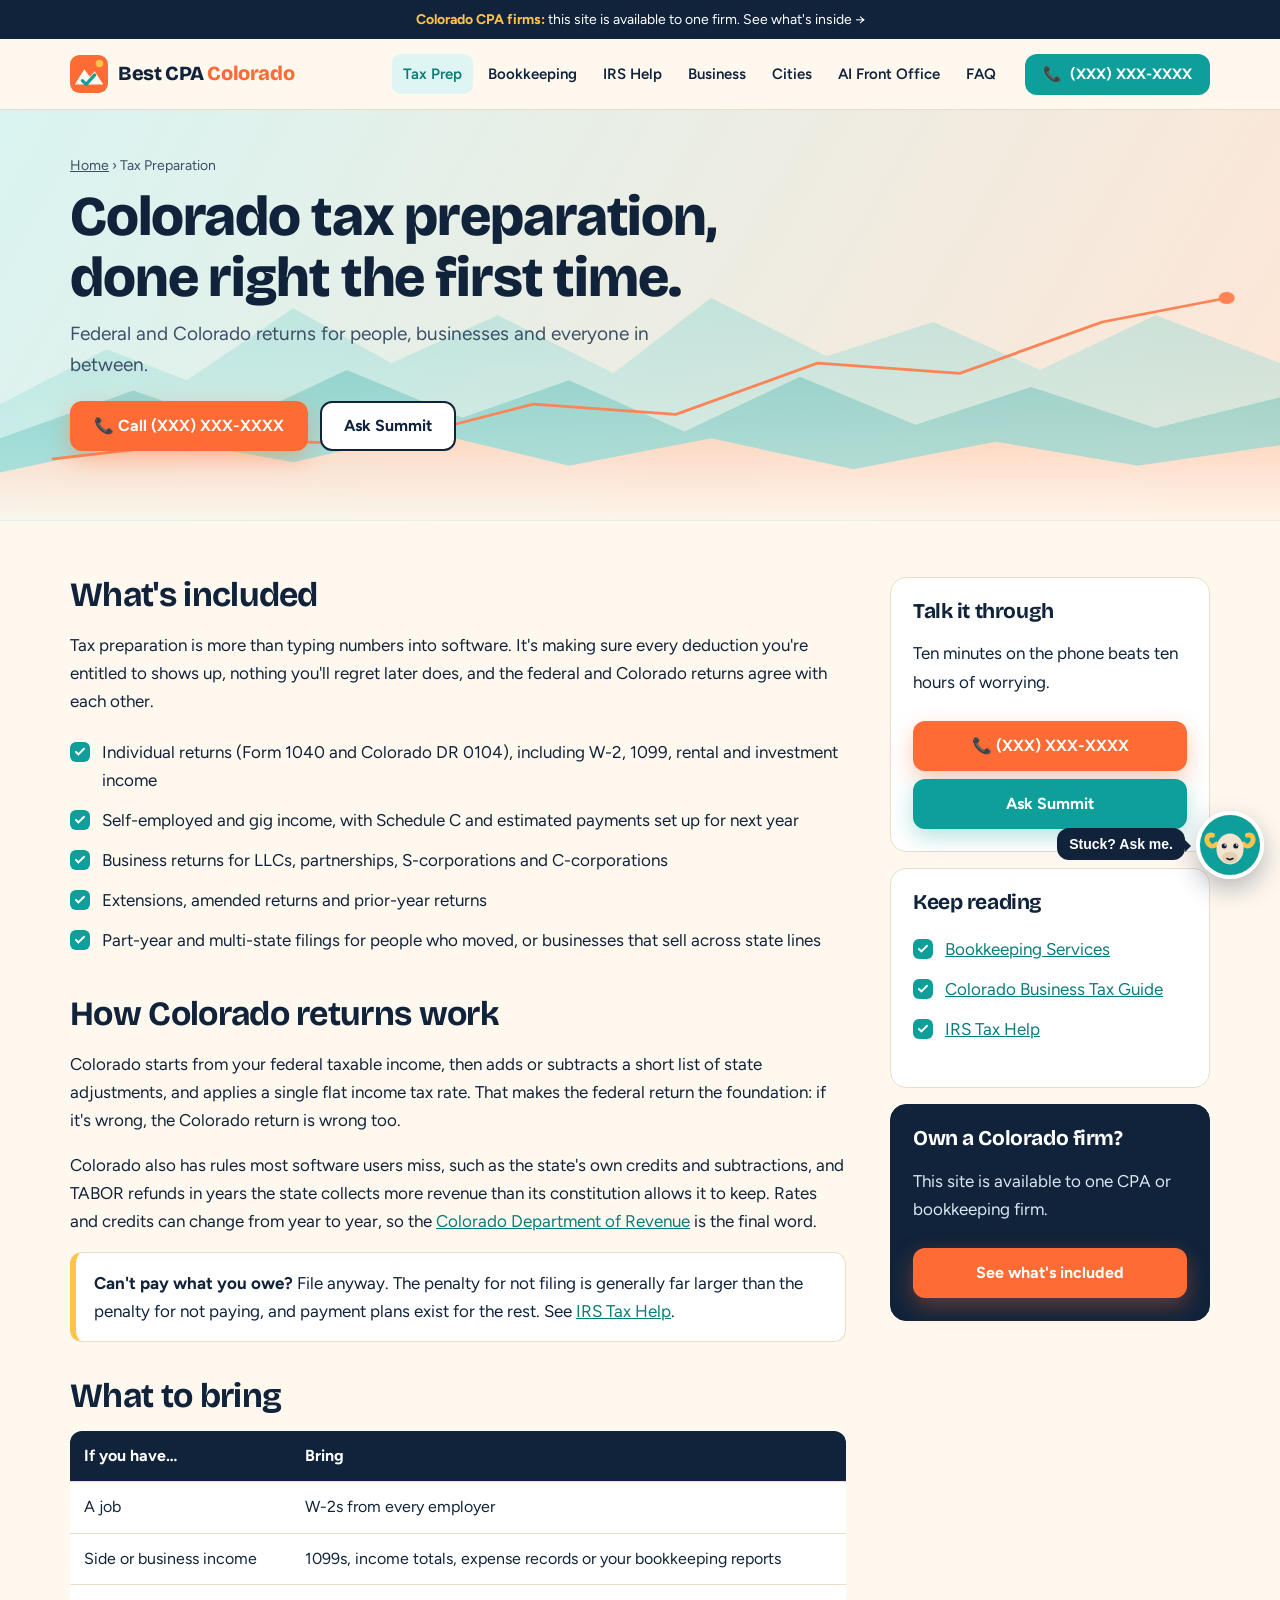
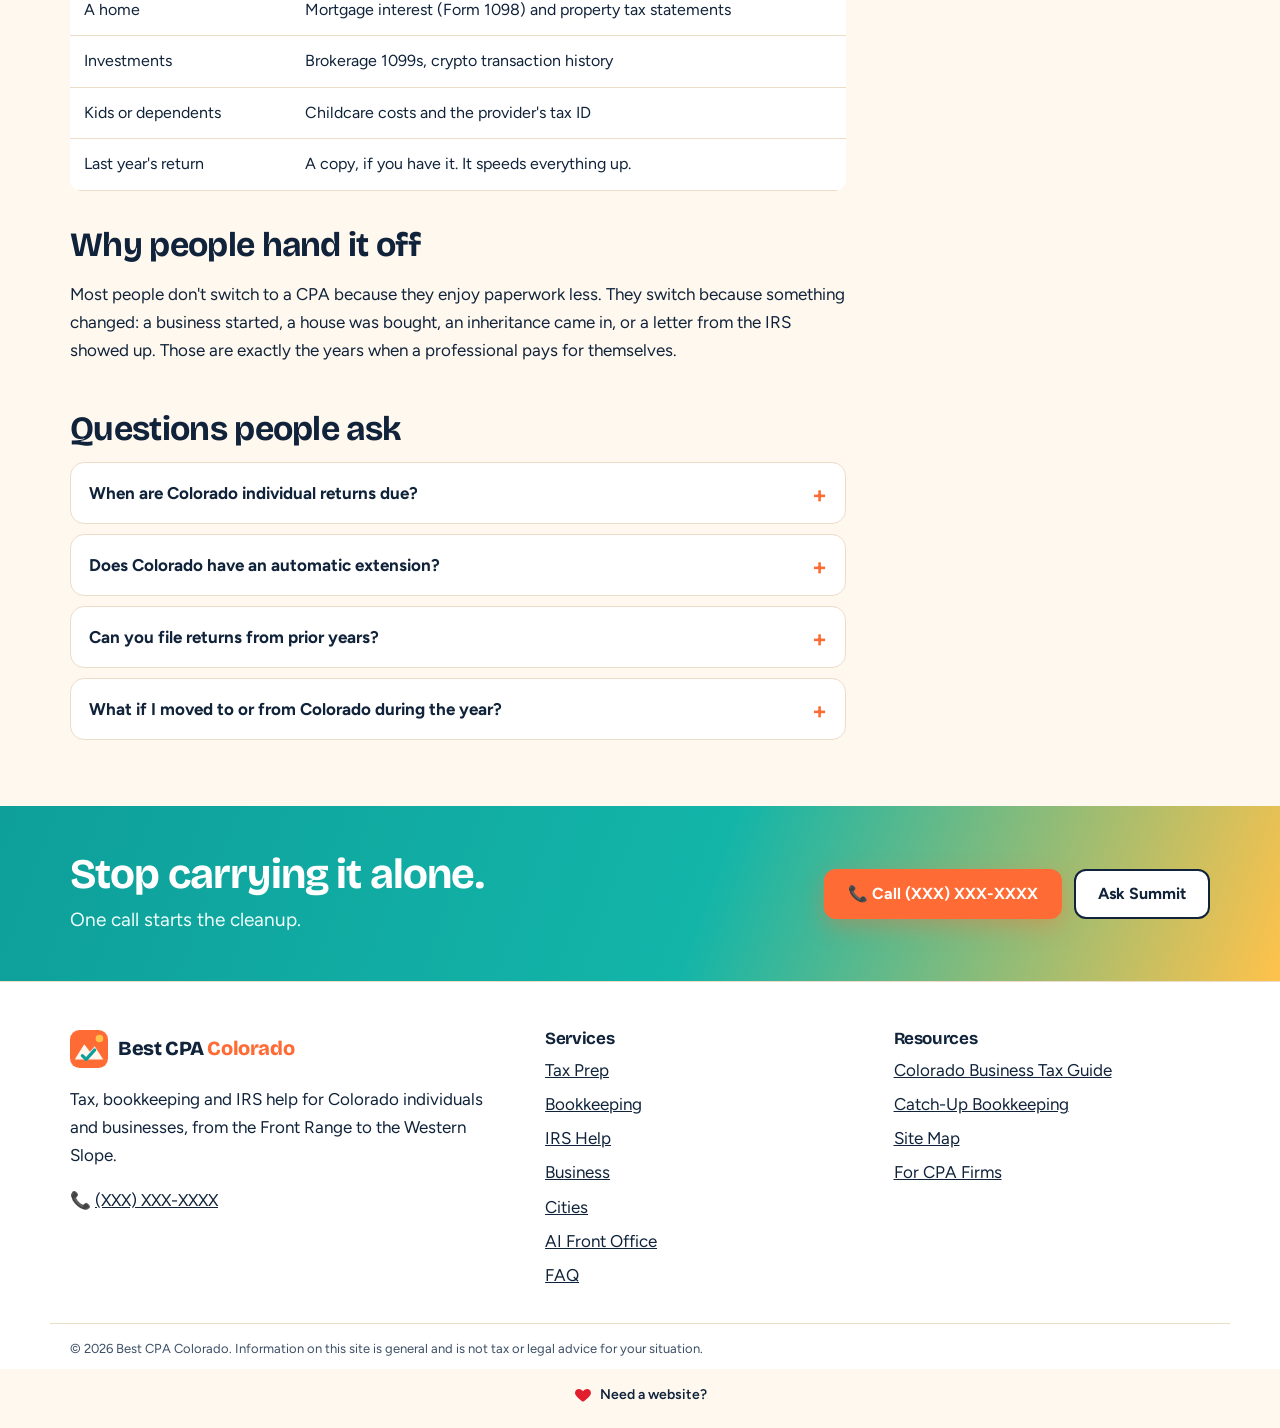
<file: tax-preparation/index.html>
<!doctype html><html lang="en"><head><meta charset="utf-8"><script>document.documentElement.className+=' js'</script>
<meta name="viewport" content="width=device-width,initial-scale=1">
<title>Colorado Tax Preparation | Personal &amp; Business Returns | Best CPA Colorado</title>
<meta name="description" content="Colorado tax preparation for individuals and businesses: federal and state returns, extensions, amended returns and multi-state filings, done right.">
<link rel="canonical" href="https://www.bestcpacolorado.com/tax-preparation/">
<meta name="robots" content="index,follow,max-image-preview:large">
<meta property="og:type" content="website"><meta property="og:site_name" content="Best CPA Colorado"><meta property="og:title" content="Colorado Tax Preparation | Personal &amp; Business Returns | Best CPA Colorado"><meta property="og:description" content="Colorado tax preparation for individuals and businesses: federal and state returns, extensions, amended returns and multi-state filings, done right."><meta property="og:url" content="https://www.bestcpacolorado.com/tax-preparation/"><meta property="og:image" content="https://www.bestcpacolorado.com/assets/og.png">
<meta name="twitter:card" content="summary_large_image">
<meta name="theme-color" content="#FF6B35">
<link rel="icon" href="/favicon.svg" type="image/svg+xml"><link rel="icon" href="/favicon-32.png" sizes="32x32"><link rel="apple-touch-icon" href="/apple-touch-icon.png">
<link rel="preconnect" href="https://fonts.googleapis.com"><link rel="preconnect" href="https://fonts.gstatic.com" crossorigin>
<link href="https://fonts.googleapis.com/css2?family=Bricolage+Grotesque:opsz,wght@12..96,700;12..96,800&family=Figtree:wght@400;600;700&display=swap" rel="stylesheet">
<link rel="stylesheet" href="/assets/style.css">
<script type="application/ld+json">{"@context": "https://schema.org", "@graph": [{"@type": "AccountingService", "@id": "https://www.bestcpacolorado.com/#org", "name": "Best CPA Colorado", "url": "https://www.bestcpacolorado.com/", "logo": "https://www.bestcpacolorado.com/assets/icon-512.png", "image": "https://www.bestcpacolorado.com/assets/og.png", "areaServed": {"@type": "State", "name": "Colorado"}, "description": "Colorado CPA, tax preparation, bookkeeping and IRS tax resolution help for individuals and businesses statewide.", "knowsAbout": ["Colorado tax preparation", "Bookkeeping", "IRS tax resolution", "Small business accounting", "Colorado sales tax"]}, {"@type": "WebSite", "@id": "https://www.bestcpacolorado.com/#site", "url": "https://www.bestcpacolorado.com/", "name": "Best CPA Colorado", "publisher": {"@id": "https://www.bestcpacolorado.com/#org"}, "inLanguage": "en-US"}, {"@type": "WebPage", "@id": "https://www.bestcpacolorado.com/tax-preparation/#page", "url": "https://www.bestcpacolorado.com/tax-preparation/", "name": "Colorado Tax Preparation | Personal & Business Returns | Best CPA Colorado", "description": "Colorado tax preparation for individuals and businesses: federal and state returns, extensions, amended returns and multi-state filings, done right.", "isPartOf": {"@id": "https://www.bestcpacolorado.com/#site"}, "about": {"@id": "https://www.bestcpacolorado.com/#org"}, "dateModified": "2026-11-05", "inLanguage": "en-US", "speakable": {"@type": "SpeakableSpecification", "cssSelector": [".speak-1", ".speak-2"]}, "breadcrumb": {"@id": "https://www.bestcpacolorado.com/tax-preparation/#crumbs"}}, {"@type": "BreadcrumbList", "@id": "https://www.bestcpacolorado.com/tax-preparation/#crumbs", "itemListElement": [{"@type": "ListItem", "position": 1, "name": "Home", "item": "https://www.bestcpacolorado.com/"}, {"@type": "ListItem", "position": 2, "name": "Tax Preparation", "item": "https://www.bestcpacolorado.com/tax-preparation/"}]}, {"@type": "Service", "@id": "https://www.bestcpacolorado.com/tax-preparation/#service", "name": "Tax preparation", "serviceType": "Tax preparation", "provider": {"@id": "https://www.bestcpacolorado.com/#org"}, "areaServed": {"@type": "State", "name": "Colorado"}, "url": "https://www.bestcpacolorado.com/tax-preparation/"}, {"@type": "FAQPage", "@id": "https://www.bestcpacolorado.com/tax-preparation/#faq", "mainEntity": [{"@type": "Question", "name": "When are Colorado individual returns due?", "acceptedAnswer": {"@type": "Answer", "text": "Colorado individual income tax returns follow the federal deadline, usually April 15. If it falls on a weekend or holiday, it moves to the next business day."}}, {"@type": "Question", "name": "Does Colorado have an automatic extension?", "acceptedAnswer": {"@type": "Answer", "text": "Yes. Colorado grants an automatic six-month extension to file. It is not an extension to pay, so estimate and pay what you owe by the original deadline to limit penalties and interest."}}, {"@type": "Question", "name": "Can you file returns from prior years?", "acceptedAnswer": {"@type": "Answer", "text": "Yes. Prior-year and amended returns are a normal part of tax preparation, and they're often the first step in getting current with the IRS."}}, {"@type": "Question", "name": "What if I moved to or from Colorado during the year?", "acceptedAnswer": {"@type": "Answer", "text": "You'll likely file a part-year resident Colorado return and possibly a return in your other state. A CPA makes sure income is split correctly so you aren't taxed twice."}}]}]}</script>
</head><body><div class="claim-strip"><a href="/claim-this-site/"><b>Colorado CPA firms:</b> this site is available to one firm. See what's inside →</a></div>
<header class="site-header" id="top">
  <div class="wrap hdr">
    <a class="brand" href="/" aria-label="Best CPA Colorado home"><svg class="logo-mark" viewBox="0 0 40 40" aria-hidden="true"><rect width="40" height="40" rx="10" fill="#FF6B35"/><path d="M5 31 L15 15 L21 23 L26 17 L35 31 Z" fill="#FFF8EF"/><path d="M13 27 l4 4 l9 -10" stroke="#0E9F9A" stroke-width="3.4" fill="none" stroke-linecap="round" stroke-linejoin="round"/><circle cx="31" cy="9" r="4" fill="#FFC24B"/></svg><span>Best CPA <em>Colorado</em></span></a>
    <nav class="main-nav" id="mainnav" aria-label="Main"><a href="/tax-preparation/" aria-current="page">Tax Prep</a><a href="/bookkeeping-services/">Bookkeeping</a><a href="/irs-tax-resolution/">IRS Help</a><a href="/small-business-accounting/">Business</a><a href="/colorado-cities/">Cities</a><a href="/ai-automation/">AI Front Office</a><a href="/faq/">FAQ</a></nav>
    <a class="btn btn-call hdr-call" href="tel:+1XXXXXXXXXX">📞 <span>(XXX) XXX-XXXX</span></a>
    <button class="burger" aria-label="Open menu" aria-expanded="false" aria-controls="mainnav"><span></span><span></span><span></span></button>
  </div>
</header><main><section class="page-hero"><svg class="ridges" viewBox="0 0 1440 420" preserveAspectRatio="none" aria-hidden="true">
<defs><linearGradient id="rg1" x1="0" y1="0" x2="0" y2="1"><stop offset="0" stop-color="#8fd8d3"/><stop offset="1" stop-color="#c7eeea"/></linearGradient>
<linearGradient id="rg2" x1="0" y1="0" x2="0" y2="1"><stop offset="0" stop-color="#0E9F9A"/><stop offset="1" stop-color="#5cc6bf"/></linearGradient>
<linearGradient id="rg3" x1="0" y1="0" x2="0" y2="1"><stop offset="0" stop-color="#ffd1b8"/><stop offset="1" stop-color="#FFF8EF"/></linearGradient></defs>
<g class="r r1"><path fill="url(#rg1)" opacity=".55" d="M0 250 L120 170 L210 215 L330 110 L440 190 L560 120 L690 205 L800 95 L930 180 L1050 130 L1170 200 L1300 120 L1440 190 L1440 420 L0 420Z"/></g>
<g class="r r2"><path fill="url(#rg2)" opacity=".35" d="M0 300 L150 230 L260 280 L390 200 L520 270 L640 215 L770 290 L900 210 L1030 280 L1160 225 L1300 285 L1440 240 L1440 420 L0 420Z"/></g>
<g class="r r3"><path fill="url(#rg3)" d="M0 350 L180 300 L330 335 L480 290 L640 340 L800 300 L960 345 L1120 305 L1280 340 L1440 310 L1440 420 L0 420Z"/></g>
<polyline class="growth" fill="none" stroke="#FF6B35" stroke-width="4" stroke-linecap="round" stroke-linejoin="round" points="60,330 260,300 420,310 600,250 760,265 920,190 1080,205 1240,130 1380,95"/>
<circle class="growth-dot" cx="1380" cy="95" r="9" fill="#FF6B35"/>
</svg><div class="wrap"><nav class="crumbs" aria-label="Breadcrumb"><a href="/">Home</a> › <span>Tax Preparation</span></nav><h1 class="speak-1">Colorado tax preparation, done right the first time.</h1><p class="sub speak-2">Federal and Colorado returns for people, businesses and everyone in between.</p>
<div class="hero-ctas"><a class="btn btn-sun" href="tel:+1XXXXXXXXXX">📞 Call (XXX) XXX-XXXX</a><button class="btn btn-ghost" data-open-bot>Ask Summit</button></div></div></section>
<div class="wrap article"><article>
<h2>What's included</h2>
<p>Tax preparation is more than typing numbers into software. It's making sure every deduction you're entitled to shows up, nothing you'll regret later does, and the federal and Colorado returns agree with each other.</p>
<ul class="tick">
<li>Individual returns (Form 1040 and Colorado DR 0104), including W-2, 1099, rental and investment income</li>
<li>Self-employed and gig income, with Schedule C and estimated payments set up for next year</li>
<li>Business returns for LLCs, partnerships, S-corporations and C-corporations</li>
<li>Extensions, amended returns and prior-year returns</li>
<li>Part-year and multi-state filings for people who moved, or businesses that sell across state lines</li>
</ul>
<h2>How Colorado returns work</h2>
<p>Colorado starts from your federal taxable income, then adds or subtracts a short list of state adjustments, and applies a single flat income tax rate. That makes the federal return the foundation: if it's wrong, the Colorado return is wrong too.</p>
<p>Colorado also has rules most software users miss, such as the state's own credits and subtractions, and TABOR refunds in years the state collects more revenue than its constitution allows it to keep. Rates and credits can change from year to year, so the <a href="https://tax.colorado.gov/" rel="noopener">Colorado Department of Revenue</a> is the final word.</p>
<div class="note"><b>Can't pay what you owe?</b> File anyway. The penalty for not filing is generally far larger than the penalty for not paying, and payment plans exist for the rest. See <a href="/irs-tax-resolution/">IRS Tax Help</a>.</div>
<h2>What to bring</h2>
<table class="t"><tr><th>If you have…</th><th>Bring</th></tr>
<tr><td>A job</td><td>W-2s from every employer</td></tr>
<tr><td>Side or business income</td><td>1099s, income totals, expense records or your bookkeeping reports</td></tr>
<tr><td>A home</td><td>Mortgage interest (Form 1098) and property tax statements</td></tr>
<tr><td>Investments</td><td>Brokerage 1099s, crypto transaction history</td></tr>
<tr><td>Kids or dependents</td><td>Childcare costs and the provider's tax ID</td></tr>
<tr><td>Last year's return</td><td>A copy, if you have it. It speeds everything up.</td></tr>
</table>
<h2>Why people hand it off</h2>
<p>Most people don't switch to a CPA because they enjoy paperwork less. They switch because something changed: a business started, a house was bought, an inheritance came in, or a letter from the IRS showed up. Those are exactly the years when a professional pays for themselves.</p>
<section class="faq" style="padding:30px 0 0"><h2>Questions people ask</h2><details><summary>When are Colorado individual returns due?</summary><p>Colorado individual income tax returns follow the federal deadline, usually April 15. If it falls on a weekend or holiday, it moves to the next business day.</p></details><details><summary>Does Colorado have an automatic extension?</summary><p>Yes. Colorado grants an automatic six-month extension to file. It is not an extension to pay, so estimate and pay what you owe by the original deadline to limit penalties and interest.</p></details><details><summary>Can you file returns from prior years?</summary><p>Yes. Prior-year and amended returns are a normal part of tax preparation, and they're often the first step in getting current with the IRS.</p></details><details><summary>What if I moved to or from Colorado during the year?</summary><p>You'll likely file a part-year resident Colorado return and possibly a return in your other state. A CPA makes sure income is split correctly so you aren't taxed twice.</p></details></section></article><aside class="rail"><div class="card"><h3>Talk it through</h3><p>Ten minutes on the phone beats ten hours of worrying.</p>
<a class="btn btn-sun" href="tel:+1XXXXXXXXXX">📞 (XXX) XXX-XXXX</a><button class="btn btn-teal" data-open-bot>Ask Summit</button></div>
<div class="card"><h3>Keep reading</h3><ul class="tick"><li><a href="/bookkeeping-services/">Bookkeeping Services</a></li><li><a href="/colorado-tax-guide/">Colorado Business Tax Guide</a></li><li><a href="/irs-tax-resolution/">IRS Tax Help</a></li></ul></div>
<div class="card" style="background:var(--ink);border-color:var(--ink)"><h3 style="color:#fff">Own a Colorado firm?</h3><p style="color:#dbe7f3">This site is available to one CPA or bookkeeping firm.</p><a class="btn btn-sun" href="/claim-this-site/">See what's included</a></div></aside></div></main><section class="cta-band"><div class="wrap cta-inner">
  <div><h2>Stop carrying it alone.</h2><p>One call starts the cleanup.</p></div>
  <div class="cta-btns"><a class="btn btn-sun" href="tel:+1XXXXXXXXXX">📞 Call (XXX) XXX-XXXX</a><button class="btn btn-ghost" data-open-bot>Ask Summit</button></div>
</div></section>
<footer class="site-footer"><div class="wrap ft">
  <div><a class="brand" href="/"><svg class="logo-mark" viewBox="0 0 40 40" aria-hidden="true"><rect width="40" height="40" rx="10" fill="#FF6B35"/><path d="M5 31 L15 15 L21 23 L26 17 L35 31 Z" fill="#FFF8EF"/><path d="M13 27 l4 4 l9 -10" stroke="#0E9F9A" stroke-width="3.4" fill="none" stroke-linecap="round" stroke-linejoin="round"/><circle cx="31" cy="9" r="4" fill="#FFC24B"/></svg><span>Best CPA <em>Colorado</em></span></a>
  <p>Tax, bookkeeping and IRS help for Colorado individuals and businesses, from the Front Range to the Western Slope.</p>
  <p class="ft-phone">📞 <a href="tel:+1XXXXXXXXXX">(XXX) XXX-XXXX</a></p></div>
  <div><h3>Services</h3><ul><li><a href="/tax-preparation/">Tax Prep</a></li><li><a href="/bookkeeping-services/">Bookkeeping</a></li><li><a href="/irs-tax-resolution/">IRS Help</a></li><li><a href="/small-business-accounting/">Business</a></li><li><a href="/colorado-cities/">Cities</a></li><li><a href="/ai-automation/">AI Front Office</a></li><li><a href="/faq/">FAQ</a></li></ul></div>
  <div><h3>Resources</h3><ul><li><a href="/colorado-tax-guide/">Colorado Business Tax Guide</a></li><li><a href="/catch-up-bookkeeping/">Catch-Up Bookkeeping</a></li><li><a href="/sitemap/">Site Map</a></li><li><a href="/claim-this-site/">For CPA Firms</a></li></ul></div>
</div><p class="wrap fine">© 2026 Best CPA Colorado. Information on this site is general and is not tax or legal advice for your situation.</p></footer>
<div class="sig-heart"><svg viewBox="0 0 24 24" aria-hidden="true"><path fill="#e11d2e" d="M12 21s-7.5-4.6-10-9.3C.4 8.4 2.3 4.5 6 4.1c2.2-.2 4 .9 6 3 2-2.1 3.8-3.2 6-3 3.7.4 5.6 4.3 4 7.6C19.5 16.4 12 21 12 21z"/></svg><a href="https://eyetoad.com/" rel="nofollow">Need a website?</a></div><script src="/assets/site.js" defer></script><script src="/assets/summit.js" defer></script></body></html>
</file>
<file: assets/style.css>
:root{--cream:#FFF8EF;--ink:#10233A;--ink2:#3c4f66;--teal:#0E9F9A;--teal-d:#0a7c78;--sun:#FF6B35;--sun-d:#e5541f;--gold:#FFC24B;--sky:#dff5f3;--line:#ecdcc8;--card:#ffffff;--r:16px}
*{box-sizing:border-box}html{scroll-behavior:smooth}
body{margin:0;background:var(--cream);color:var(--ink);font:400 17px/1.65 "Figtree",system-ui,-apple-system,"Segoe UI",Roboto,sans-serif;-webkit-font-smoothing:antialiased}
h1,h2,h3,.brand span{font-family:"Bricolage Grotesque","Figtree",system-ui,sans-serif;letter-spacing:-.02em;line-height:1.08;color:var(--ink)}
h2{font-size:clamp(28px,4vw,42px);margin:0 0 14px}h3{font-size:21px;margin:0 0 8px}
a{color:var(--teal-d)}img,svg{max-width:100%}
.wrap{max-width:1180px;margin:0 auto;padding:0 20px}
.claim-strip{background:var(--ink);text-align:center;font-size:14px;padding:8px 12px}
.claim-strip a{color:#fff;text-decoration:none}.claim-strip b{color:var(--gold)}
.site-header{position:sticky;top:0;z-index:50;background:rgba(255,248,239,.92);backdrop-filter:blur(10px);border-bottom:1px solid var(--line)}
.hdr{display:flex;align-items:center;gap:18px;height:70px}
.brand{display:flex;align-items:center;gap:10px;text-decoration:none;color:var(--ink);font-weight:800;font-size:20px}
.brand em{font-style:normal;color:var(--sun)}.logo-mark{width:38px;height:38px;flex:none}
.main-nav{display:flex;gap:4px;margin-left:auto}
.main-nav a{color:var(--ink);text-decoration:none;font-weight:600;font-size:15px;padding:8px 11px;border-radius:9px}
.main-nav a:hover,.main-nav a[aria-current]{background:var(--sky);color:var(--teal-d)}
.btn{display:inline-flex;align-items:center;gap:8px;justify-content:center;font:700 16px/1 "Figtree",system-ui,sans-serif;padding:15px 22px;border-radius:12px;border:2px solid transparent;cursor:pointer;text-decoration:none;transition:transform .15s,box-shadow .15s,background .15s}
.btn:hover{transform:translateY(-2px)}
.btn-sun{background:var(--sun);color:#fff;box-shadow:0 8px 22px rgba(255,107,53,.35)}.btn-sun:hover{background:var(--sun-d)}
.btn-teal{background:var(--teal);color:#fff;box-shadow:0 8px 22px rgba(14,159,154,.3)}.btn-teal:hover{background:var(--teal-d)}
.btn-ghost{background:#fff;color:var(--ink);border-color:var(--ink)}
.btn-call{background:var(--teal);color:#fff;padding:11px 16px;font-size:15px}
.burger{display:none;margin-left:auto;background:none;border:2px solid var(--ink);border-radius:10px;width:46px;height:42px;padding:9px;cursor:pointer}
.burger span{display:block;height:2.5px;background:var(--ink);margin:4px 0;border-radius:2px}
/* hero */
.hero{position:relative;overflow:hidden;background:radial-gradient(1200px 500px at 85% -10%,#ffe0c9 0,transparent 60%),radial-gradient(900px 500px at -10% 10%,#d4f3ef 0,transparent 55%),var(--cream)}
.hero .ridges{position:absolute;left:0;right:0;bottom:0;width:100%;height:58%;pointer-events:none}
.hero canvas{position:absolute;inset:0;width:100%;height:100%;pointer-events:none}
.r{animation:drift 18s ease-in-out infinite alternate}.r2{animation-duration:24s}.r3{animation-duration:30s}
@keyframes drift{from{transform:translateX(0)}to{transform:translateX(-26px)}}
.growth{stroke-dasharray:1800;stroke-dashoffset:1800;animation:grow 3.2s ease-out .4s forwards}
.growth-dot{opacity:0;animation:pop .6s ease-out 3.4s forwards,pulse 2.4s ease-in-out 4s infinite}
@keyframes grow{to{stroke-dashoffset:0}}@keyframes pop{to{opacity:1}}@keyframes pulse{50%{r:13}}
.hero-grid{position:relative;display:grid;grid-template-columns:1.1fr .9fr;gap:40px;align-items:center;padding:56px 20px 120px}
.eyebrow{display:inline-flex;gap:8px;align-items:center;background:#fff;border:1.5px solid var(--line);color:var(--teal-d);font-weight:700;font-size:14px;padding:7px 12px;border-radius:10px;margin-bottom:16px}
.hero h1{font-size:clamp(40px,6.4vw,74px);font-weight:800;margin:0 0 14px}
.hero h1 .hl{background:linear-gradient(transparent 62%,#ffd27a 62%);padding:0 4px}
.hero .sub{font-size:clamp(18px,2vw,21px);color:var(--ink2);margin:0 0 24px;max-width:34ch}
.hero-ctas{display:flex;flex-wrap:wrap;gap:12px}
.chips{display:flex;flex-wrap:wrap;gap:8px;margin-top:22px;padding:0;list-style:none}
.chips li{background:rgba(255,255,255,.8);border:1px solid var(--line);border-radius:9px;padding:6px 10px;font-size:14px;font-weight:600}
/* funnel */
.funnel{background:#fff;border-radius:20px;padding:20px;box-shadow:0 24px 60px rgba(16,35,58,.16);border:1px solid var(--line)}
.funnel-head{display:flex;align-items:center;gap:8px;font-weight:800;font-size:15px;margin-bottom:10px}
.clock{margin-left:auto;background:var(--ink);color:var(--gold);font-variant-numeric:tabular-nums;padding:4px 8px;border-radius:8px;font-size:13px}
.live-dot{width:10px;height:10px;border-radius:50%;background:#22c55e;box-shadow:0 0 0 0 rgba(34,197,94,.6);animation:ring 2s infinite}
@keyframes ring{70%{box-shadow:0 0 0 10px rgba(34,197,94,0)}100%{box-shadow:0 0 0 0 rgba(34,197,94,0)}}
.funnel-steps{list-style:none;margin:0;padding:0;display:grid;gap:8px}
.funnel-steps li{display:flex;gap:12px;align-items:center;padding:10px 12px;border-radius:12px;border:1.5px solid #f1e6d8;opacity:.45;transition:all .45s}
.funnel-steps li.on{opacity:1;border-color:var(--teal);background:var(--sky);transform:translateX(4px)}
.funnel-steps li.done{opacity:.85}
.fi{font-size:22px;width:34px;text-align:center}.funnel-steps b{display:block;font-size:15px}.funnel-steps small{color:var(--ink2);font-size:13px}
.funnel-bar{height:6px;background:#f3eadf;border-radius:6px;margin-top:12px;overflow:hidden}.funnel-bar span{display:block;height:100%;width:0;background:linear-gradient(90deg,var(--teal),var(--sun));transition:width .6s}
.funnel-note{font-size:12px;color:var(--ink2);margin:8px 0 0}
/* sections */
section{padding:72px 0}.alt{background:#fff}
.lead{font-size:19px;color:var(--ink2);max-width:62ch}
.grid3{display:grid;grid-template-columns:repeat(3,1fr);gap:20px}.grid2{display:grid;grid-template-columns:1fr 1fr;gap:24px}
.card{background:var(--card);border:1.5px solid var(--line);border-radius:var(--r);padding:24px;transition:transform .2s,box-shadow .2s}
.card:hover{transform:translateY(-4px);box-shadow:0 16px 40px rgba(16,35,58,.1)}
.card .ic{width:52px;height:52px;border-radius:14px;display:grid;place-items:center;font-size:26px;margin-bottom:12px}
.ic.t{background:var(--sky)}.ic.s{background:#ffe4d6}.ic.g{background:#fff1cc}
.card a.more{font-weight:700;text-decoration:none}
.pain{display:grid;grid-template-columns:repeat(4,1fr);gap:14px;margin-top:26px}
.pain div{background:#fff;border-left:5px solid var(--sun);border-radius:12px;padding:16px;font-weight:600;box-shadow:0 6px 18px rgba(16,35,58,.06)}
.steps{counter-reset:s;display:grid;grid-template-columns:repeat(3,1fr);gap:22px;margin-top:28px}
.steps div{position:relative;padding:26px 22px 22px;background:var(--cream);border-radius:var(--r);border:1.5px dashed var(--teal)}
.steps div::before{counter-increment:s;content:counter(s);position:absolute;top:-18px;left:20px;width:38px;height:38px;border-radius:11px;background:var(--teal);color:#fff;font:800 19px/38px "Bricolage Grotesque",sans-serif;text-align:center}
.split{display:grid;grid-template-columns:1fr 1fr;gap:40px;align-items:center}
.tick{list-style:none;padding:0;margin:16px 0}.tick li{padding:6px 0 6px 32px;position:relative}
.tick li::before{content:"";position:absolute;left:0;top:10px;width:20px;height:20px;border-radius:6px;background:var(--teal) url("data:image/svg+xml,%3Csvg xmlns='http://www.w3.org/2000/svg' viewBox='0 0 20 20'%3E%3Cpath d='M5 10l3 3 7-7' stroke='white' stroke-width='2.5' fill='none' stroke-linecap='round'/%3E%3C/svg%3E") center/16px no-repeat}
.cities{display:flex;flex-wrap:wrap;gap:10px;margin-top:18px}
.cities a{background:#fff;border:1.5px solid var(--line);border-radius:10px;padding:8px 12px;text-decoration:none;color:var(--ink);font-weight:600}
.cities a:hover{border-color:var(--teal);color:var(--teal-d)}
.night{background:linear-gradient(160deg,#173a5e,#10233A);color:#fff;border-radius:24px;padding:40px;position:relative;overflow:hidden}
.night h2,.night h3{color:#fff}.night p,.night li{color:#dbe7f3}.night .tick li::before{background-color:var(--sun)}
.night .stars{position:absolute;inset:0;background-image:radial-gradient(2px 2px at 20% 30%,#fff8,transparent),radial-gradient(1.5px 1.5px at 70% 20%,#fff9,transparent),radial-gradient(2px 2px at 85% 60%,#fff7,transparent),radial-gradient(1.5px 1.5px at 40% 75%,#fff6,transparent);pointer-events:none}
/* faq */
.faq details{background:#fff;border:1.5px solid var(--line);border-radius:14px;margin:10px 0;padding:0 18px}
.faq summary{cursor:pointer;font-weight:700;padding:16px 28px 16px 0;list-style:none;position:relative}
.faq summary::-webkit-details-marker{display:none}
.faq summary::after{content:"+";position:absolute;right:0;top:12px;font-size:24px;color:var(--sun)}
.faq details[open] summary::after{content:"–"}
.faq details p{margin:0 0 16px}
/* inner pages */
.page-hero{position:relative;overflow:hidden;background:linear-gradient(120deg,#d9f4f1,#ffe6d6);padding:44px 0 70px}
.page-hero .ridges{position:absolute;left:0;bottom:0;width:100%;height:70%;opacity:.8}
.page-hero .wrap{position:relative}
.page-hero h1{font-size:clamp(34px,5vw,56px);font-weight:800;margin:10px 0 10px;max-width:20ch}
.page-hero .sub{font-size:19px;color:var(--ink2);max-width:52ch;margin:0 0 20px}
.crumbs{font-size:14px;color:var(--ink2)}.crumbs a{color:var(--ink2)}
.article{display:grid;grid-template-columns:minmax(0,1fr) 320px;gap:44px;padding:56px 20px}
.article h2{font-size:clamp(26px,3vw,34px);margin-top:36px}.article h2:first-child{margin-top:0}
.article .note{background:#fff;border:1.5px solid var(--line);border-left:6px solid var(--gold);border-radius:12px;padding:16px 18px}
.rail{position:sticky;top:96px;align-self:start;display:grid;gap:16px}
.rail .card{padding:22px}.rail .btn{width:100%;margin-top:8px}
table.t{width:100%;border-collapse:collapse;background:#fff;border-radius:12px;overflow:hidden;margin:16px 0}
table.t th,table.t td{text-align:left;padding:12px 14px;border-bottom:1px solid var(--line);vertical-align:top;font-size:16px}
table.t th{background:var(--ink);color:#fff;font-weight:700}
.tool{background:#fff;border:2px solid var(--teal);border-radius:20px;padding:24px;margin:24px 0}
.tool label{display:block;font-weight:700;margin:12px 0 6px}
.tool input[type=number]{width:100%;padding:12px;border:1.5px solid var(--line);border-radius:10px;font:inherit}
.tool .out{margin-top:16px;background:var(--sky);border-radius:12px;padding:16px;font-size:18px}
.tool .out b{font-family:"Bricolage Grotesque",sans-serif;font-size:30px;color:var(--teal-d)}
.q{display:flex;justify-content:space-between;gap:12px;align-items:center;padding:10px 0;border-bottom:1px solid var(--line)}
.q .yn{display:flex;gap:6px;flex:none}.q button{border:2px solid var(--ink);background:#fff;border-radius:9px;padding:7px 12px;font-weight:700;cursor:pointer}
.q button.sel{background:var(--ink);color:#fff}
/* form */
.claim-form{background:#fff;border:2px solid var(--ink);border-radius:20px;padding:26px}
.claim-form .row{display:grid;grid-template-columns:1fr 1fr;gap:14px}
.claim-form label{display:block;font-weight:700;font-size:15px;margin:12px 0 6px}
.claim-form input,.claim-form select,.claim-form textarea{width:100%;padding:13px;border:1.5px solid #d8c8b4;border-radius:10px;font:inherit;background:var(--cream)}
.claim-form textarea{min-height:110px}
.form-status{margin-top:12px;font-weight:700}.form-status.ok{color:#15803d}.form-status.warn{color:#b45309}.form-status.err{color:#b91c1c}
.hp{position:absolute;left:-9999px;width:1px;height:1px;overflow:hidden}
/* cta + footer */
.cta-band{background:linear-gradient(110deg,var(--teal),#13b5a9 55%,var(--gold));padding:46px 0}
.cta-inner{display:flex;align-items:center;justify-content:space-between;gap:24px;flex-wrap:wrap}
.cta-band h2{color:#fff;margin:0}.cta-band p{color:#f0fffd;margin:6px 0 0;font-size:19px}.cta-btns{display:flex;gap:12px;flex-wrap:wrap}
.site-footer{background:#fff;border-top:1px solid var(--line);padding:48px 0 10px}
.ft{display:grid;grid-template-columns:1.4fr 1fr 1fr;gap:32px}.ft h3{font-size:17px}.ft ul{list-style:none;padding:0;margin:0}.ft li{margin:6px 0}.ft a{color:var(--ink)}
.fine{font-size:13px;color:var(--ink2);border-top:1px solid var(--line);padding-top:14px;margin-top:28px}
.sitemap-list{columns:2;padding-left:20px}.sitemap-list li{margin:8px 0}
.js .reveal{opacity:0;transform:translateY(18px);transition:opacity .7s,transform .7s}.js .reveal.in{opacity:1;transform:none}
@media (max-width:1060px){.main-nav a{padding:8px 7px;font-size:14px}.hdr-call span{display:none}}
@media (max-width:920px){
 .burger{display:block}.hdr-call{margin-left:auto}.hdr-call span{display:inline}
 .main-nav{display:none;position:absolute;top:70px;left:0;right:0;background:var(--cream);flex-direction:column;padding:10px 16px 18px;border-bottom:2px solid var(--line);box-shadow:0 18px 30px rgba(16,35,58,.12)}
 .main-nav.open{display:flex}.main-nav a{font-size:18px;padding:13px 10px}
 .hero-grid{grid-template-columns:1fr;padding:30px 16px 90px;gap:28px}
 .grid3,.steps,.split,.grid2,.ft{grid-template-columns:1fr}.pain{grid-template-columns:1fr 1fr}
 .article{grid-template-columns:1fr;padding:36px 16px}.rail{position:static}
 .claim-form .row{grid-template-columns:1fr}.sitemap-list{columns:1}
 section{padding:52px 0}.wrap{padding:0 16px}.night{padding:28px 20px}
}
@media (max-width:560px){.hdr-call span{display:none}.hdr-call{padding:11px 13px}.brand{font-size:17px}.hero h1{font-size:40px}.pain{grid-template-columns:1fr}.hero-ctas .btn{flex:1 1 100%}.chips{display:none}}
@media (prefers-reduced-motion:reduce){*{animation:none!important;transition:none!important}.growth{stroke-dashoffset:0}.growth-dot{opacity:1}.reveal{opacity:1;transform:none}}

.sig-heart{display:flex;align-items:center;justify-content:center;gap:8px;padding:14px 16px 22px;font-size:14px;background:transparent}
.sig-heart a{color:inherit;text-decoration:none;font-weight:600}
.sig-heart a:hover{text-decoration:underline}
.sig-heart svg{width:18px;height:18px;animation:sigbeat 1.6s ease-in-out infinite;transform-origin:center}
@keyframes sigbeat{0%,100%{transform:scale(1)}15%{transform:scale(1.18)}30%{transform:scale(1)}45%{transform:scale(1.12)}}
@media (prefers-reduced-motion:reduce){.sig-heart svg{animation:none}}
</file>
